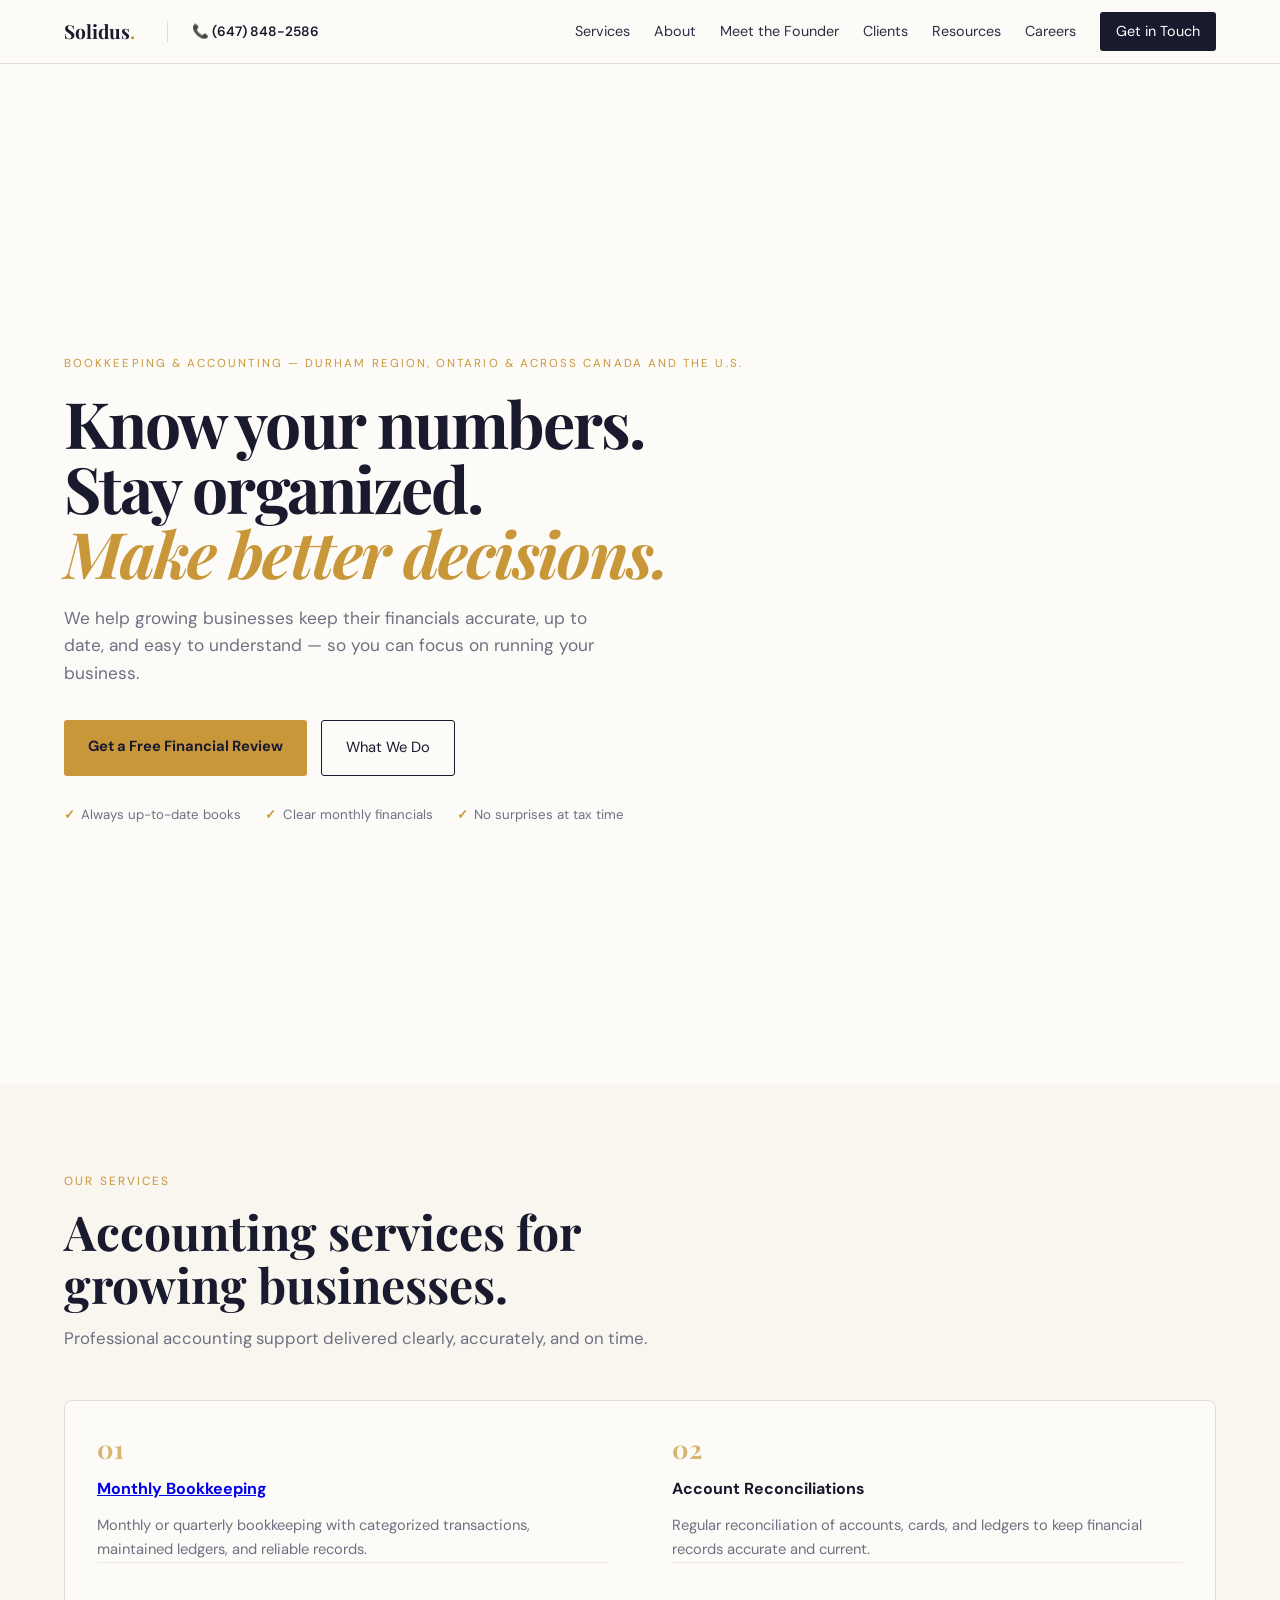
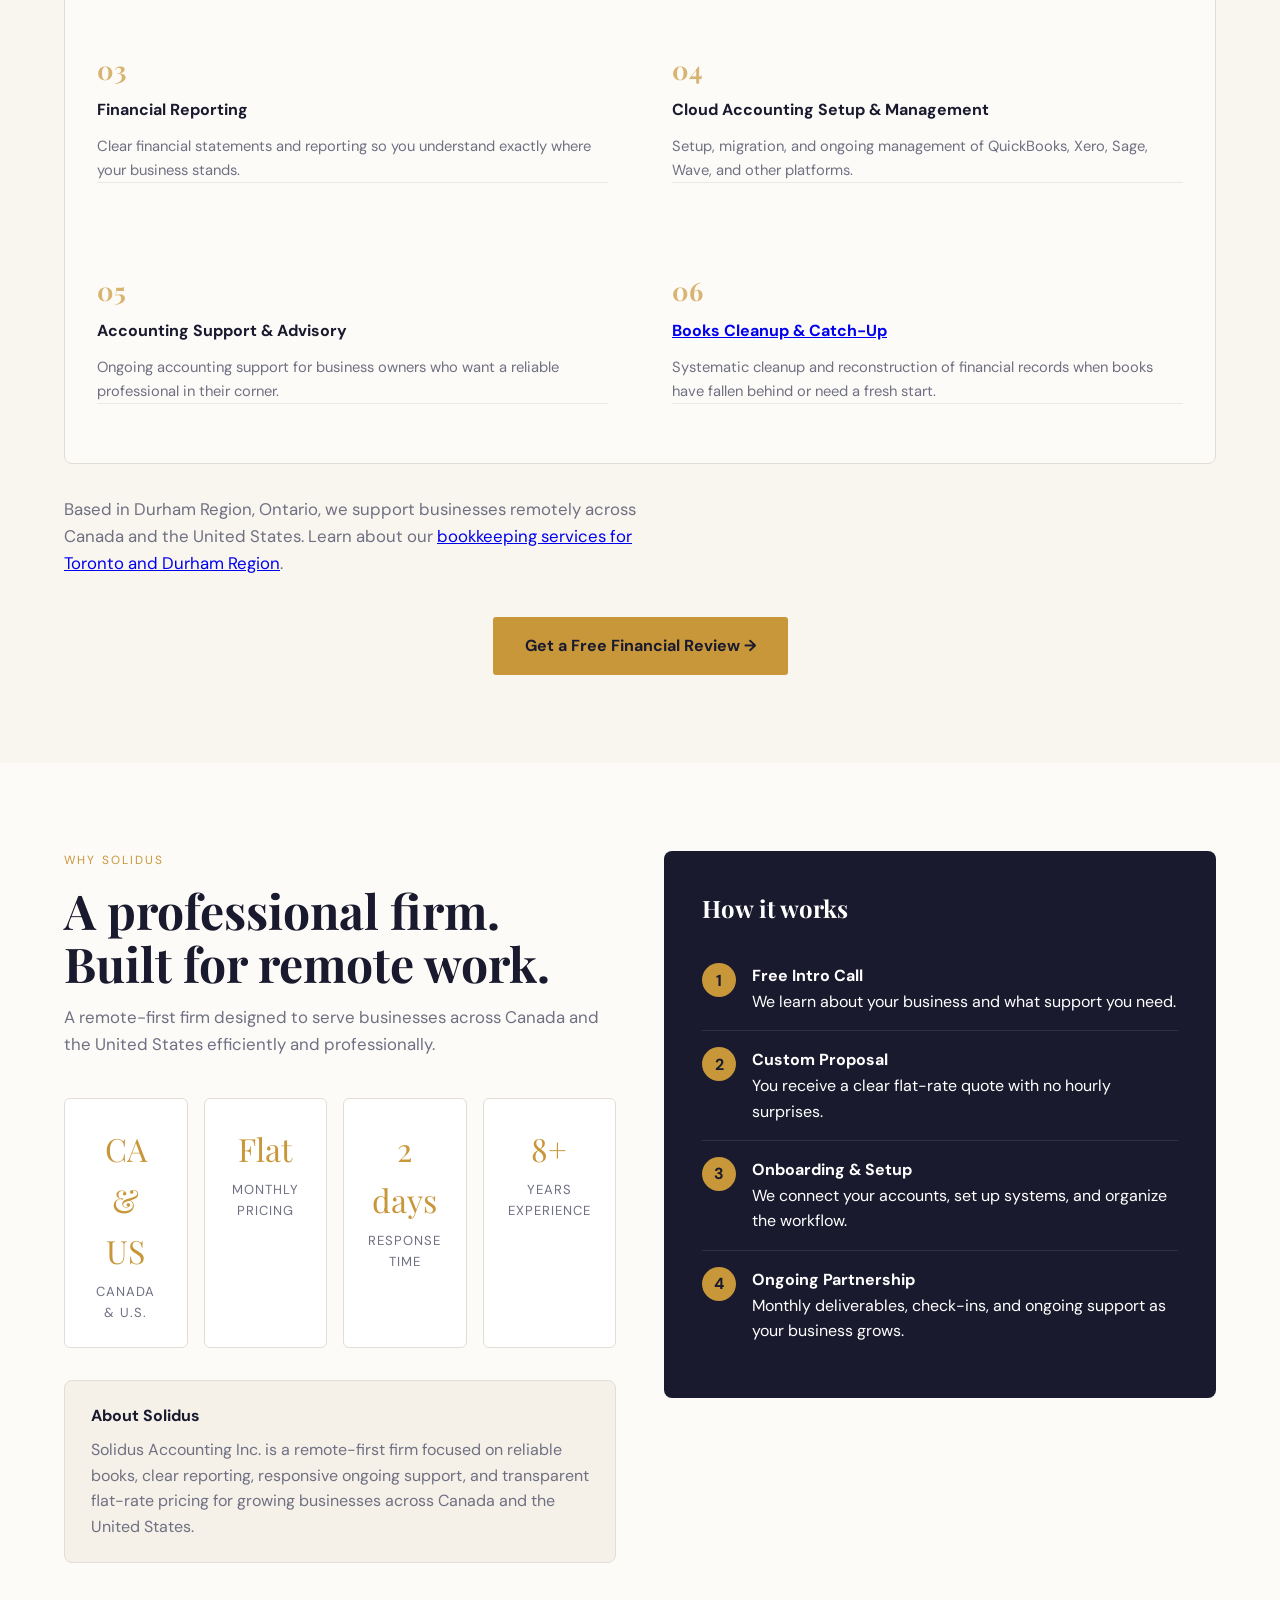
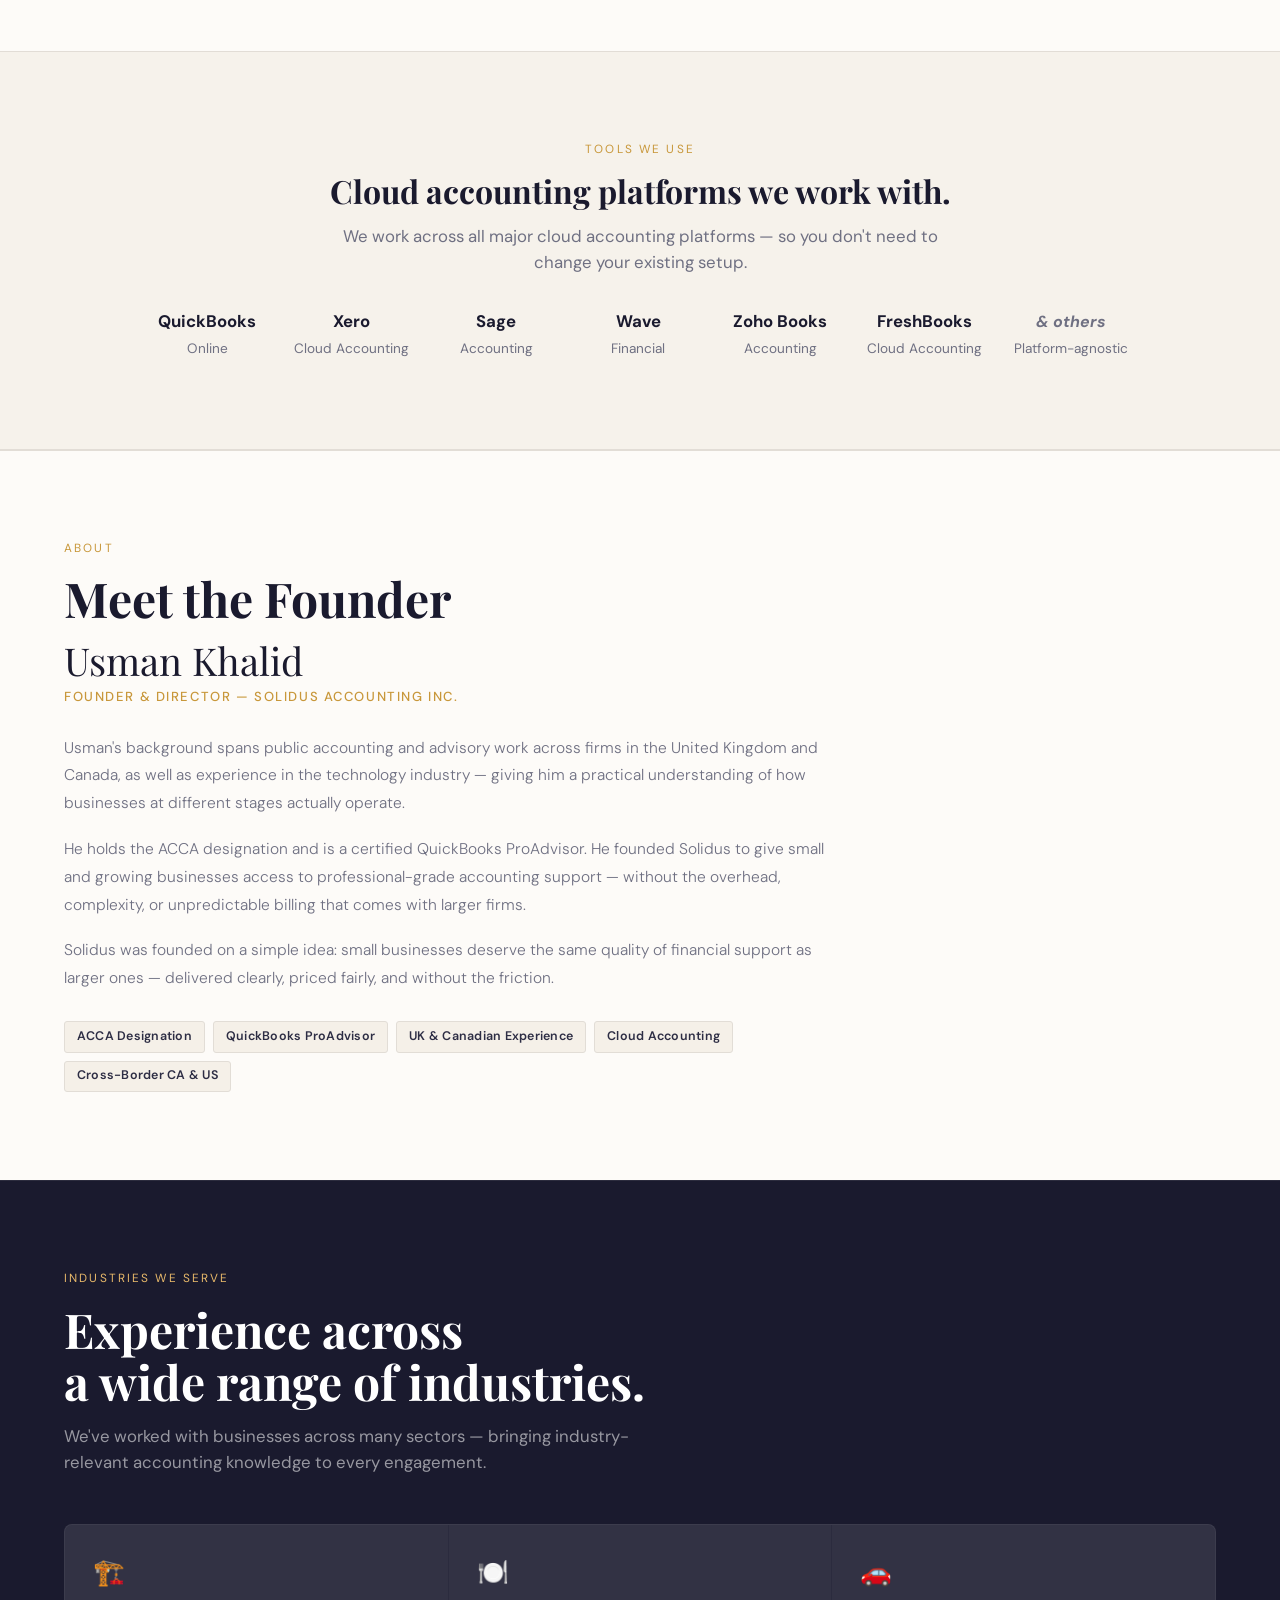
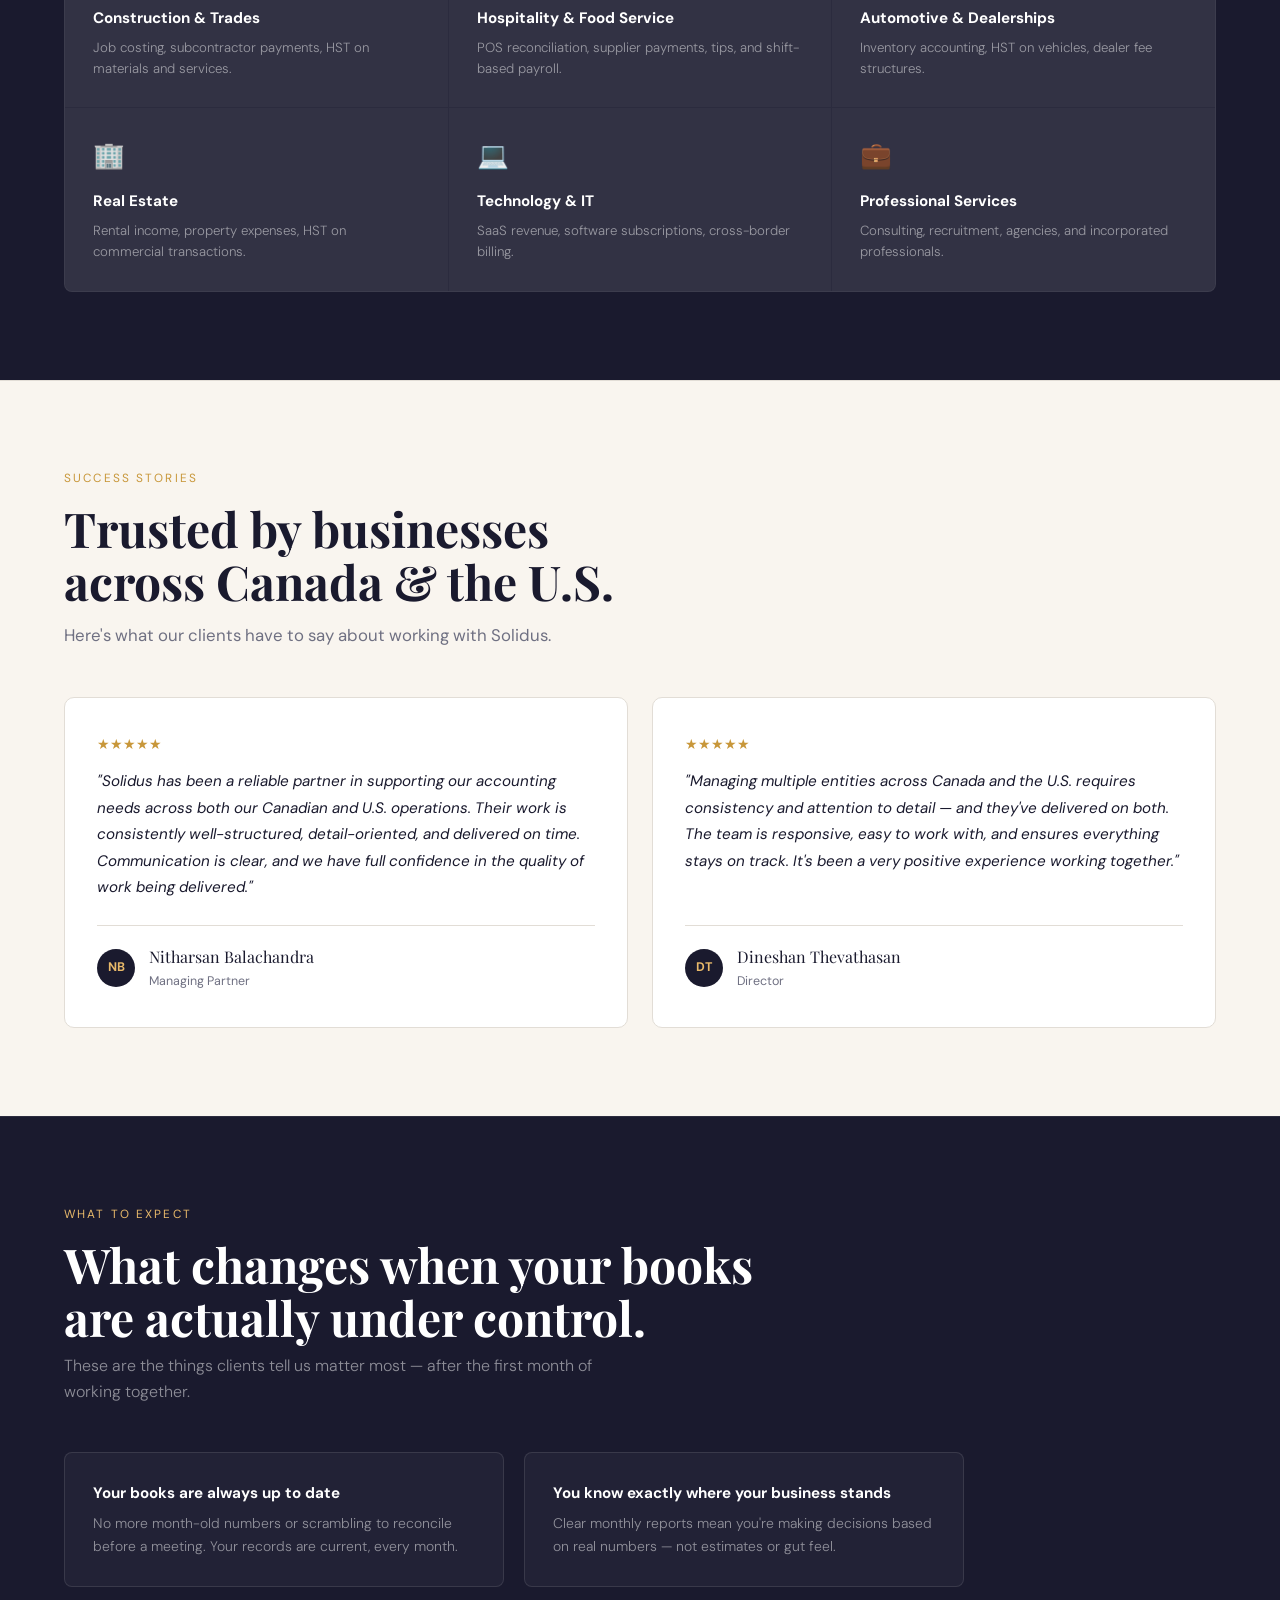
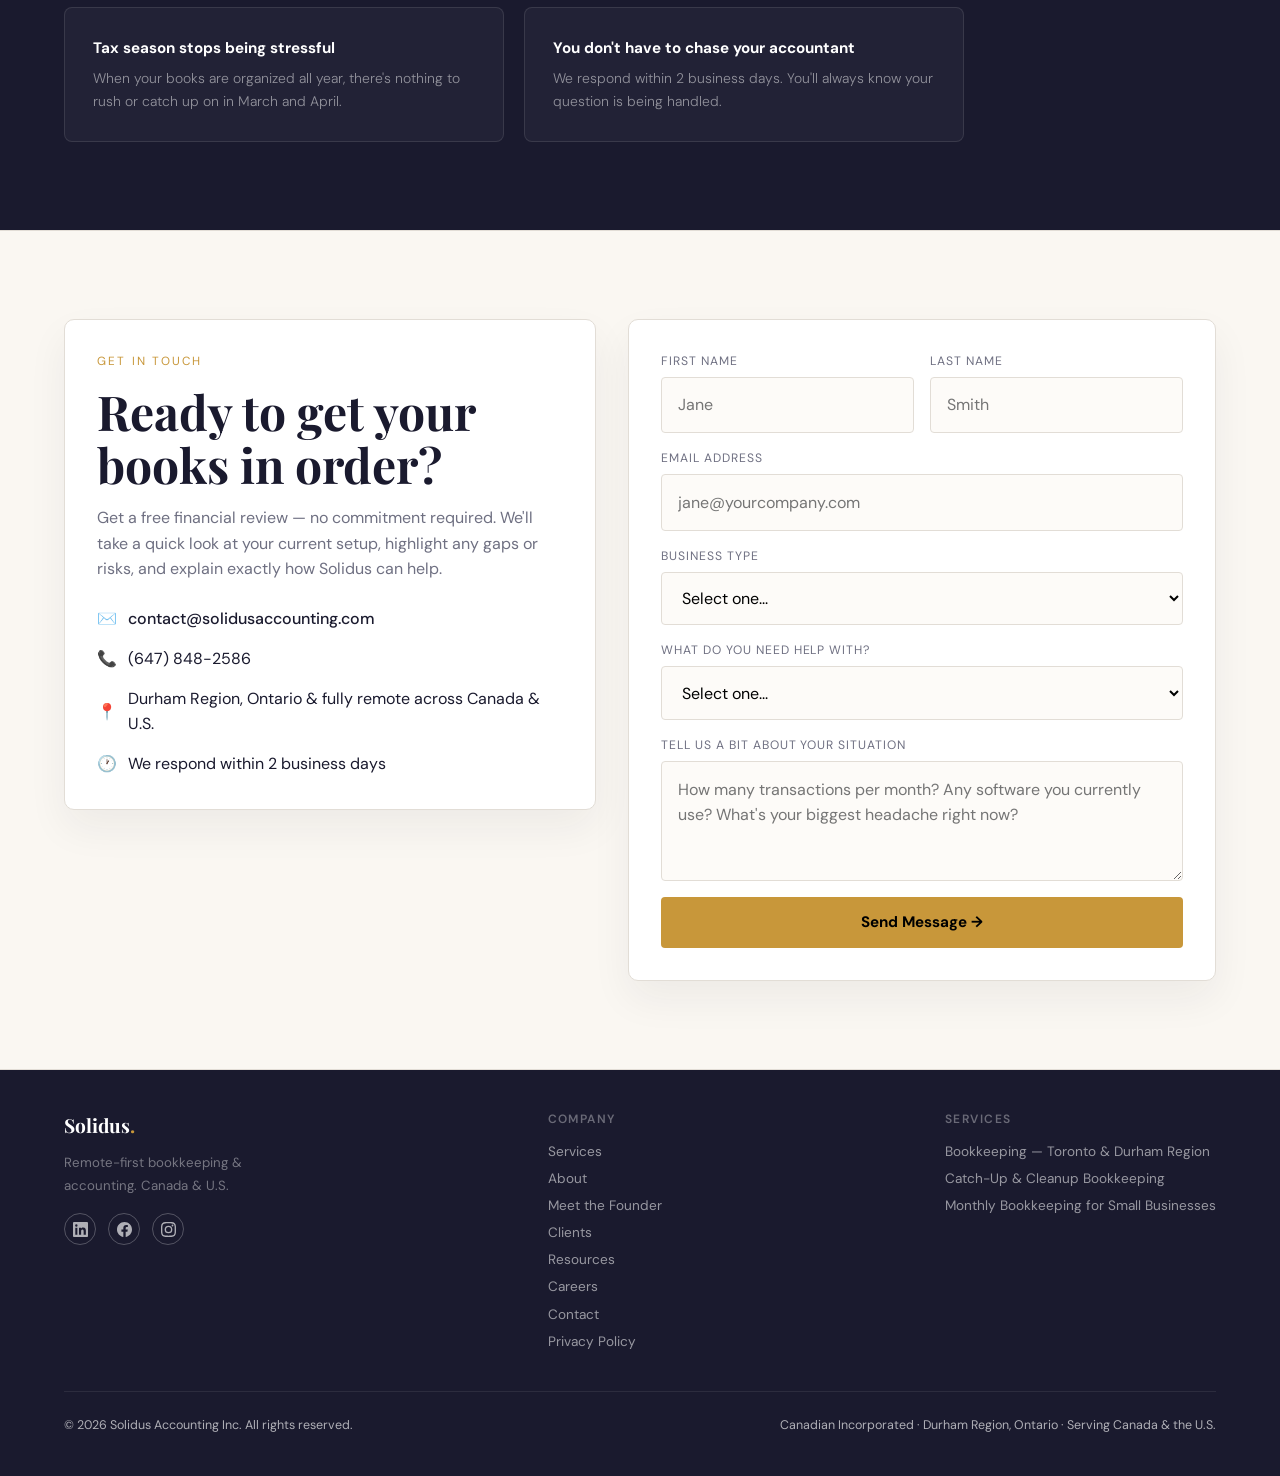
<file: index.html>
<!DOCTYPE html>
<html lang="en">
<head>
  <meta charset="UTF-8" />
  <meta name="viewport" content="width=device-width, initial-scale=1.0" />

  <title>Bookkeeping & Accounting Services | Canada & USA | Solidus Accounting</title>
  <meta name="description" content="Professional bookkeeping and accounting for small businesses across Canada and the United States. Get a free financial review today — flat monthly rates, 2-day response time." />

  <link rel="canonical" href="https://www.solidusaccounting.com/" />

  <link rel="icon" type="image/svg+xml" href="data:image/svg+xml,<svg xmlns='http://www.w3.org/2000/svg' viewBox='0 0 100 100'><rect width='100' height='100' rx='12' fill='%231a1a2e'/><text y='.9em' font-size='72' x='50%' dominant-baseline='middle' text-anchor='middle' font-family='serif' fill='%23c8973a'>S</text></svg>" />

  <meta property="og:type" content="website" />
  <meta property="og:url" content="https://www.solidusaccounting.com/" />
  <meta property="og:title" content="Bookkeeping & Accounting Services | Canada & USA | Solidus Accounting" />
  <meta property="og:description" content="Professional bookkeeping and accounting for small businesses across Canada and the United States. Flat monthly rates, 2-day response time." />
  <meta property="og:site_name" content="Solidus Accounting Inc." />
  <meta name="twitter:card" content="summary_large_image" />
  <meta name="twitter:title" content="Bookkeeping & Accounting Services | Canada & USA | Solidus Accounting" />
  <meta name="twitter:description" content="Professional bookkeeping and accounting for small businesses across Canada and the United States. Flat monthly rates, 2-day response time." />

  <script async src="https://www.googletagmanager.com/gtag/js?id=G-3WN8FC6KFJ"></script>
  <script>
    window.dataLayer = window.dataLayer || [];
    function gtag(){dataLayer.push(arguments);}
    gtag('js', new Date());
    gtag('config', 'G-3WN8FC6KFJ');
  </script>

  <script type="application/ld+json">
  {
    "@context": "https://schema.org",
    "@type": "AccountingService",
    "name": "Solidus Accounting Inc.",
    "url": "https://www.solidusaccounting.com",
    "telephone": "+16478482586",
    "email": "contact@solidusaccounting.com",
    "description": "Remote-first bookkeeping and accounting firm serving small businesses across Canada and the United States. Flat-rate monthly pricing, ACCA-qualified founder.",
    "founder": {
      "@type": "Person",
      "name": "Usman Khalid",
      "jobTitle": "Founder & Director"
    },
    "address": {
      "@type": "PostalAddress",
      "addressLocality": "Whitby",
      "addressRegion": "Ontario",
      "addressCountry": "CA"
    },
    "areaServed": [
      "Whitby", "Oshawa", "Ajax", "Pickering", "Clarington", "Bowmanville",
      "Courtice", "Port Perry", "Uxbridge", "Scugog", "Brock", "Cannington",
      "Sunderland", "Durham Region", "Toronto", "Ontario", "Canada",
      "United States"
    ],
    "serviceType": [
      "Bookkeeping", "Account Reconciliations", "Financial Reporting",
      "Cloud Accounting Setup", "Accounting Advisory", "Books Cleanup"
    ],
    "priceRange": "$$",
    "openingHours": "Mo-Fr 09:00-17:00",
    "sameAs": [
      "https://www.linkedin.com/company/solidusaccounting",
      "https://www.facebook.com/solidusaccounting",
      "https://www.instagram.com/solidusaccounting"
    ]
  }
  </script>

  <link rel="preconnect" href="https://fonts.googleapis.com" />
  <link rel="preconnect" href="https://fonts.gstatic.com" crossorigin />
  <link href="https://fonts.googleapis.com/css2?family=Playfair+Display:wght@700;900&family=DM+Sans:wght@300;400;500;700&display=swap" rel="stylesheet" />

  <style>
    :root {
      --ink: #1a1a2e;
      --slate: #2d2d44;
      --gold: #c8973a;
      --gold-light: #e8b96a;
      --cream: #f9f5ef;
      --warm-white: #fdfbf8;
      --muted: #6f7082;
      --border: #e2ddd6;
      --panel: #f5f0e8;
    }
    * { box-sizing: border-box; margin: 0; padding: 0; }
    body { font-family: 'DM Sans', sans-serif; background: var(--warm-white); color: var(--ink); line-height: 1.6; }

    /* NAV */
    nav {
      position: sticky; top: 0; z-index: 100;
      display: flex; justify-content: space-between; align-items: center;
      padding: 0 5vw; height: 64px;
      background: rgba(253,251,248,0.97);
      backdrop-filter: blur(10px);
      border-bottom: 1px solid var(--border);
    }
    .nav-left { display: flex; align-items: center; gap: 2rem; }
    .logo { font-family: 'Playfair Display', serif; font-size: 1.2rem; font-weight: 700; text-decoration: none; color: var(--ink); }
    .logo span { color: var(--gold); }
    .nav-phone { font-size: 0.85rem; font-weight: 600; color: var(--ink); text-decoration: none; border-left: 1px solid var(--border); padding-left: 1.5rem; }
    .nav-phone:hover { color: var(--gold); }
    .links { display: flex; gap: 1.5rem; font-size: 0.9rem; align-items: center; }
    .links a { color: var(--slate); text-decoration: none; white-space: nowrap; }
    .links a:last-child { background: var(--ink); color: white; padding: 0.5rem 1rem; border-radius: 3px; }

    /* HAMBURGER */
    .hamburger { display: none; flex-direction: column; gap: 5px; background: none; border: none; cursor: pointer; padding: 4px; }
    .hamburger span { display: block; width: 24px; height: 2px; background: var(--ink); border-radius: 2px; transition: all 0.3s; }
    .hamburger.open span:nth-child(1) { transform: rotate(45deg) translate(5px, 5px); }
    .hamburger.open span:nth-child(2) { opacity: 0; }
    .hamburger.open span:nth-child(3) { transform: rotate(-45deg) translate(5px, -5px); }
    .mobile-menu {
      display: none; position: fixed; top: 64px; left: 0; right: 0;
      background: var(--warm-white); border-bottom: 1px solid var(--border);
      padding: 1.5rem 5vw; z-index: 99; flex-direction: column; gap: 0;
      box-shadow: 0 8px 24px rgba(26,26,46,0.08);
    }
    .mobile-menu.open { display: flex; }
    .mobile-menu a { color: var(--slate); text-decoration: none; font-size: 1rem; padding: 0.85rem 0; border-bottom: 1px solid var(--border); }
    .mobile-menu a:last-child { border-bottom: none; color: var(--gold); font-weight: 700; margin-top: 0.5rem; }

    /* SECTIONS */
    section { padding: 5.5rem 5vw; }
    .eyebrow { font-size: 0.72rem; letter-spacing: 0.18em; text-transform: uppercase; color: var(--gold); margin-bottom: 1rem; }
    h1, h2, h3, .stat-value { font-family: 'Playfair Display', serif; }
    h1 { font-size: clamp(2.7rem, 5vw, 4.6rem); line-height: 1.02; letter-spacing: -0.03em; margin-bottom: 1.2rem; }
    h1 em { color: var(--gold); font-style: italic; }
    .hero { min-height: 92vh; display: grid; grid-template-columns: 1fr; gap: 3rem; align-items: center; max-width: 760px; }
    .hero p { max-width: 560px; color: var(--muted); font-size: 1.08rem; }
    .hero-actions { margin-top: 2rem; display: flex; gap: 0.9rem; flex-wrap: wrap; }
    .btn { display: inline-block; text-decoration: none; padding: 0.95rem 1.5rem; border-radius: 3px; font-size: 0.92rem; }
    .btn-primary { background: var(--gold); color: var(--ink); font-weight: 700; }
    .btn-secondary { border: 1.5px solid var(--ink); color: var(--ink); }
    .section-label { color: var(--gold); text-transform: uppercase; letter-spacing: 0.18em; font-size: 0.74rem; margin-bottom: 0.9rem; }
    .section-title { font-size: clamp(2rem, 4vw, 3rem); line-height: 1.1; margin-bottom: 0.9rem; }
    .section-sub { max-width: 620px; color: var(--muted); font-size: 1.05rem; }

    /* STATS */
    .stats { display: grid; grid-template-columns: repeat(4, 1fr); gap: 1rem; margin-top: 2.5rem; }
    .stat { background: white; border: 1px solid var(--border); padding: 1.5rem; text-align: center; border-radius: 6px; }
    .stat-value { font-size: 2rem; color: var(--gold); }
    .stat-label { font-size: 0.82rem; color: var(--muted); text-transform: uppercase; letter-spacing: 0.08em; margin-top: 0.3rem; }

    /* SERVICES */
    .services-wrap { background: var(--cream); }
    .services-grid { margin-top: 3rem; display: grid; grid-template-columns: repeat(2, 1fr); gap: 0; border: 1px solid var(--border); border-radius: 8px; overflow: hidden; background: var(--border); }
    .service-card { background: var(--warm-white); padding: 2.2rem 2rem; display: flex; flex-direction: column; min-height: 200px; }
    .service-card:hover { background: white; }
    .service-card .service-content { flex: 1; display: flex; flex-direction: column; gap: 0.5rem; }
    .service-num { font-family: 'Playfair Display', serif; font-size: 1.6rem; color: var(--gold); opacity: 0.7; font-weight: 700; line-height: 1; margin-bottom: 0.4rem; }
    .service-card h3 { font-family: 'DM Sans', sans-serif; font-size: 1rem; font-weight: 700; color: var(--ink); margin-bottom: 0.2rem; }
    .service-card p { color: var(--muted); font-size: 0.92rem; line-height: 1.65; }
    .service-divider { border: none; border-top: 1px solid var(--border); margin-top: auto; padding-top: 1.5rem; opacity: 0.6; }

    /* ABOUT */
    .about-grid { display: grid; grid-template-columns: 1fr 1fr; gap: 3rem; align-items: start; }
    .about-panel { background: var(--ink); color: white; border-radius: 8px; padding: 2.4rem; }
    .about-panel h3 { font-size: 1.5rem; margin-bottom: 1.25rem; }
    .about-panel .step { display: flex; gap: 1rem; padding: 1rem 0; border-bottom: 1px solid rgba(255,255,255,0.1); }
    .about-panel .step:last-child { border-bottom: none; }
    .step-no { width: 34px; height: 34px; border-radius: 50%; background: var(--gold); color: var(--ink); display: flex; align-items: center; justify-content: center; font-weight: 700; flex-shrink: 0; }
    .mini-about { margin-top: 2rem; background: var(--panel); border: 1px solid var(--border); padding: 1.4rem 1.6rem; border-radius: 8px; max-width: 640px; }
    .mini-about h4 { margin-bottom: 0.5rem; font-size: 1rem; }
    .mini-about p { color: var(--muted); }

    /* SOFTWARE */
    .software-strip { background: #f6f2eb; border-top: 1px solid var(--border); border-bottom: 1px solid var(--border); }
    .software-row { margin-top: 2rem; display: flex; justify-content: center; align-items: center; gap: 2rem; flex-wrap: wrap; }
    .software-item { text-align: center; min-width: 110px; }
    .software-item strong { display: block; font-size: 1.05rem; }
    .software-item span { color: var(--muted); font-size: 0.85rem; }

    /* FOUNDER */
    .founder-wrap { background: var(--warm-white); border-top: 1px solid var(--border); }
    .founder-inner { max-width: 760px; }
    .founder-name { font-family: 'Playfair Display', serif; font-size: clamp(1.8rem, 3vw, 2.4rem); color: var(--ink); margin-bottom: 0.25rem; line-height: 1.1; }
    .founder-title { font-size: 0.82rem; text-transform: uppercase; letter-spacing: 0.12em; color: var(--gold); margin-bottom: 1.75rem; font-weight: 500; }
    .founder-bio { color: var(--muted); font-size: 0.97rem; line-height: 1.8; margin-bottom: 1.1rem; font-weight: 300; }
    .founder-tags { display: flex; flex-wrap: wrap; gap: 0.5rem; margin-top: 1.75rem; }
    .founder-tag { background: var(--panel); border: 1px solid var(--border); border-radius: 3px; padding: 0.3rem 0.75rem; font-size: 0.78rem; font-weight: 600; color: var(--slate); letter-spacing: 0.02em; }

    /* INDUSTRIES */
    .industries-wrap { background: var(--ink); border-top: 1px solid rgba(255,255,255,0.08); }
    .industries-wrap .section-label { color: var(--gold-light); }
    .industries-wrap .section-title { color: white; }
    .industries-wrap .section-sub { color: rgba(255,255,255,0.55); }
    .industries-grid { margin-top: 3rem; display: grid; grid-template-columns: repeat(3, 1fr); gap: 1px; background: rgba(255,255,255,0.08); border: 1px solid rgba(255,255,255,0.08); border-radius: 8px; overflow: hidden; }
    .industry-card { background: rgba(255,255,255,0.03); padding: 1.75rem; transition: background 0.2s; }
    .industry-card:hover { background: rgba(255,255,255,0.07); }
    .industry-icon { font-size: 1.6rem; margin-bottom: 0.75rem; }
    .industry-card h3 { font-family: 'DM Sans', sans-serif; font-size: 0.95rem; font-weight: 700; color: white; margin-bottom: 0.4rem; }
    .industry-card p { font-size: 0.83rem; color: rgba(255,255,255,0.5); line-height: 1.6; font-weight: 300; }

    /* TESTIMONIALS */
    .testimonials-wrap { background: var(--cream); border-top: 1px solid var(--border); }
    .testimonials-grid { margin-top: 3rem; display: grid; grid-template-columns: 1fr 1fr; gap: 1.5rem; }
    .testimonial-card { background: white; border: 1px solid var(--border); border-radius: 10px; padding: 2.2rem 2rem; display: flex; flex-direction: column; justify-content: space-between; gap: 1.5rem; }
    .testimonial-stars { color: var(--gold); font-size: 0.9rem; margin-bottom: 0.75rem; }
    .testimonial-quote { color: var(--ink); font-size: 0.95rem; line-height: 1.75; font-style: italic; }
    .testimonial-attribution { border-top: 1px solid var(--border); padding-top: 1.1rem; display: flex; align-items: center; gap: 0.85rem; }
    .testi-avatar { width: 38px; height: 38px; border-radius: 50%; background: var(--ink); color: var(--gold-light); display: flex; align-items: center; justify-content: center; font-size: 0.78rem; font-weight: 700; flex-shrink: 0; }
    .testimonial-name { font-family: 'Playfair Display', serif; font-size: 1rem; color: var(--ink); margin-bottom: 0.15rem; }
    .testimonial-role { font-size: 0.78rem; color: var(--muted); }

    /* WHAT TO EXPECT */
    .expect-grid { display: grid; grid-template-columns: repeat(2, 1fr); gap: 1.25rem; margin-top: 3rem; }
    .expect-item { border: 1px solid rgba(255,255,255,0.1); border-radius: 8px; padding: 1.75rem; background: rgba(255,255,255,0.04); }
    .expect-item h3 { font-family: 'DM Sans', sans-serif; font-size: 0.95rem; font-weight: 700; color: white; margin-bottom: 0.4rem; }
    .expect-item p { font-size: 0.87rem; color: rgba(255,255,255,0.5); line-height: 1.65; font-weight: 300; margin: 0; }

    /* CONTACT */
    .contact-grid { display: grid; grid-template-columns: 0.95fr 1.05fr; gap: 2rem; align-items: start; }
    .contact-card, .form-card { border: 1px solid var(--border); border-radius: 10px; background: white; box-shadow: 0 18px 40px rgba(26,26,46,0.06); }
    .contact-card { padding: 2rem; }
    .contact-card p { color: var(--muted); }
    .contact-list { margin-top: 1.5rem; display: grid; gap: 0.9rem; }
    .contact-list div { display: flex; gap: 0.7rem; align-items: center; }
    .form-card { padding: 2rem; }
    .form-grid { display: grid; grid-template-columns: 1fr 1fr; gap: 1rem; }
    .field { display: flex; flex-direction: column; gap: 0.35rem; margin-bottom: 1rem; }
    .field label { font-size: 0.76rem; text-transform: uppercase; letter-spacing: 0.08em; color: var(--muted); }
    .field input, .field select, .field textarea { border: 1.5px solid var(--border); border-radius: 4px; padding: 0.9rem 1rem; font: inherit; background: var(--warm-white); }
    .field textarea { min-height: 120px; resize: vertical; }
    .submit-btn { background: var(--gold); border: 0; padding: 0.95rem 1.4rem; border-radius: 4px; cursor: pointer; font-weight: 700; font-family: 'DM Sans', sans-serif; font-size: 0.95rem; width: 100%; }
    .submit-btn:hover { background: var(--gold-light); }

    /* FOOTER */
    footer { background: var(--ink); color: rgba(255,255,255,0.65); padding: 2.5rem 5vw; display: flex; justify-content: space-between; gap: 2rem; flex-wrap: wrap; align-items: flex-start; }
    .footer-col h4 { font-family: 'DM Sans', sans-serif; font-size: 0.75rem; text-transform: uppercase; letter-spacing: 0.12em; color: rgba(255,255,255,0.35); margin-bottom: 0.85rem; font-weight: 600; }
    .footer-links { display: flex; flex-direction: column; gap: 0.5rem; }
    .footer-links a { color: rgba(255,255,255,0.55); text-decoration: none; font-size: 0.85rem; line-height: 1.4; }
    .footer-links a:hover { color: var(--gold-light); }
    .footer-social { display: flex; gap: 0.75rem; align-items: center; margin-top: 1rem; }
    .footer-social a { display: flex; align-items: center; justify-content: center; width: 32px; height: 32px; border-radius: 50%; border: 1px solid rgba(255,255,255,0.25); color: rgba(255,255,255,0.65); text-decoration: none; transition: border-color 0.2s, color 0.2s; }
    .footer-social a:hover { border-color: var(--gold); color: var(--gold); }
    .footer-social svg { width: 15px; height: 15px; fill: currentColor; }
    .footer-bottom { width: 100%; display: flex; justify-content: space-between; align-items: center; padding-top: 1.5rem; border-top: 1px solid rgba(255,255,255,0.08); margin-top: 0.5rem; flex-wrap: wrap; gap: 0.5rem; }
    .footer-bottom span { font-size: 0.78rem; }

    /* SEO hidden text */

    /* RESPONSIVE */
    @media (max-width: 980px) {
      .about-grid, .contact-grid { grid-template-columns: 1fr; }
      .stats { grid-template-columns: repeat(2, 1fr); }
      .industries-grid { grid-template-columns: repeat(2, 1fr); }
    }
    @media (max-width: 640px) {
      .links { display: none; }
      .nav-phone { display: none; }
      .hamburger { display: flex; }
      .services-grid, .stats, .form-grid, .testimonials-grid, .industries-grid, .expect-grid { grid-template-columns: 1fr; }
      section { padding: 4.5rem 5vw; }
      footer { flex-direction: column; }
    }
  </style>
</head>
<body>


  <!-- NAV -->
  <nav>
    <div class="nav-left">
      <a href="/" class="logo">Solidus<span>.</span></a>
      <a href="tel:+16478482586" class="nav-phone">📞 (647) 848-2586</a>
    </div>
    <div class="links">
      <a href="#services">Services</a>
      <a href="#about">About</a>
      <a href="#founder">Meet the Founder</a>
      <a href="#testimonials">Clients</a>
      <a href="resources.html">Resources</a>
      <a href="careers.html">Careers</a>
      <a href="#contact">Get in Touch</a>
    </div>
    <button class="hamburger" id="hamburger" aria-label="Open menu">
      <span></span><span></span><span></span>
    </button>
  </nav>

  <!-- MOBILE MENU -->
  <div class="mobile-menu" id="mobileMenu">
    <a href="#services" onclick="closeMenu()">Services</a>
    <a href="#about" onclick="closeMenu()">About</a>
    <a href="#founder" onclick="closeMenu()">Meet the Founder</a>
    <a href="#testimonials" onclick="closeMenu()">Clients</a>
    <a href="resources.html">Resources</a>
    <a href="careers.html">Careers</a>
    <a href="#contact" onclick="closeMenu()">Get in Touch →</a>
  </div>

  <!-- HERO -->
  <section style="padding-top: 7rem; padding-bottom: 5rem;">
    <div class="hero">
      <div>
        <div class="eyebrow">Bookkeeping & Accounting — Durham Region, Ontario & Across Canada and the U.S.</div>
        <h1>Know your numbers.<br>Stay organized.<br><em>Make better decisions.</em></h1>
        <p>We help growing businesses keep their financials accurate, up to date, and easy to understand — so you can focus on running your business.</p>
        <div class="hero-actions">
          <a class="btn btn-primary" href="#contact">Get a Free Financial Review</a>
          <a class="btn btn-secondary" href="#services">What We Do</a>
        </div>
        <div style="margin-top:1.75rem; display:flex; gap:1.5rem; flex-wrap:wrap;">
          <span style="font-size:0.83rem; color:var(--muted); display:flex; align-items:center; gap:0.4rem;"><span style="color:var(--gold); font-weight:700;">✓</span> Always up-to-date books</span>
          <span style="font-size:0.83rem; color:var(--muted); display:flex; align-items:center; gap:0.4rem;"><span style="color:var(--gold); font-weight:700;">✓</span> Clear monthly financials</span>
          <span style="font-size:0.83rem; color:var(--muted); display:flex; align-items:center; gap:0.4rem;"><span style="color:var(--gold); font-weight:700;">✓</span> No surprises at tax time</span>
        </div>
      </div>
    </div>
  </section>

  <!-- SERVICES -->
  <section id="services" class="services-wrap">
    <div class="section-label">Our Services</div>
    <h2 class="section-title">Accounting services for<br>growing businesses.</h2>
    <p class="section-sub">Professional accounting support delivered clearly, accurately, and on time.</p>
    <div class="services-grid">
      <div class="service-card">
        <div class="service-content">
          <div class="service-num">01</div>
          <h3><a href="monthly-bookkeeping-small-business.html">Monthly Bookkeeping</a></h3>
          <p>Monthly or quarterly bookkeeping with categorized transactions, maintained ledgers, and reliable records.</p>
        </div>
        <hr class="service-divider" />
      </div>
      <div class="service-card">
        <div class="service-content">
          <div class="service-num">02</div>
          <h3>Account Reconciliations</h3>
          <p>Regular reconciliation of accounts, cards, and ledgers to keep financial records accurate and current.</p>
        </div>
        <hr class="service-divider" />
      </div>
      <div class="service-card">
        <div class="service-content">
          <div class="service-num">03</div>
          <h3>Financial Reporting</h3>
          <p>Clear financial statements and reporting so you understand exactly where your business stands.</p>
        </div>
        <hr class="service-divider" />
      </div>
      <div class="service-card">
        <div class="service-content">
          <div class="service-num">04</div>
          <h3>Cloud Accounting Setup &amp; Management</h3>
          <p>Setup, migration, and ongoing management of QuickBooks, Xero, Sage, Wave, and other platforms.</p>
        </div>
        <hr class="service-divider" />
      </div>
      <div class="service-card">
        <div class="service-content">
          <div class="service-num">05</div>
          <h3>Accounting Support &amp; Advisory</h3>
          <p>Ongoing accounting support for business owners who want a reliable professional in their corner.</p>
        </div>
        <hr class="service-divider" />
      </div>
      <div class="service-card">
        <div class="service-content">
          <div class="service-num">06</div>
          <h3><a href="catchup-cleanup-bookkeeping-canada.html">Books Cleanup &amp; Catch-Up</a></h3>
          <p>Systematic cleanup and reconstruction of financial records when books have fallen behind or need a fresh start.</p>
        </div>
        <hr class="service-divider" />
      </div>
    </div>
    <p class="section-sub" style="margin-top:2rem;">Based in Durham Region, Ontario, we support businesses remotely across Canada and the United States. Learn about our <a href="bookkeeping-toronto-durham-region.html">bookkeeping services for Toronto and Durham Region</a>.</p>
    <div style="text-align:center; margin-top:2.5rem;">
      <a class="btn btn-primary" href="#contact" style="font-size:1rem; padding:1rem 2rem;">Get a Free Financial Review →</a>
    </div>
  </section>

  <!-- ABOUT -->
  <section id="about">
    <div class="about-grid">
      <div>
        <div class="section-label">Why Solidus</div>
        <h2 class="section-title">A professional firm.<br>Built for remote work.</h2>
        <p class="section-sub">A remote-first firm designed to serve businesses across Canada and the United States efficiently and professionally.</p>
        <div class="stats">
          <div class="stat">
            <div class="stat-value">CA & US</div>
            <div class="stat-label">Canada & U.S.</div>
          </div>
          <div class="stat">
            <div class="stat-value">Flat</div>
            <div class="stat-label">Monthly Pricing</div>
          </div>
          <div class="stat">
            <div class="stat-value">2 days</div>
            <div class="stat-label">Response Time</div>
          </div>
          <div class="stat">
            <div class="stat-value">8+</div>
            <div class="stat-label">Years Experience</div>
          </div>
        </div>
        <div class="mini-about">
          <h4>About Solidus</h4>
          <p>Solidus Accounting Inc. is a remote-first firm focused on reliable books, clear reporting, responsive ongoing support, and transparent flat-rate pricing for growing businesses across Canada and the United States.</p>
        </div>
      </div>
      <div class="about-panel">
        <h3>How it works</h3>
        <div class="step">
          <div class="step-no">1</div>
          <div><strong>Free Intro Call</strong><p>We learn about your business and what support you need.</p></div>
        </div>
        <div class="step">
          <div class="step-no">2</div>
          <div><strong>Custom Proposal</strong><p>You receive a clear flat-rate quote with no hourly surprises.</p></div>
        </div>
        <div class="step">
          <div class="step-no">3</div>
          <div><strong>Onboarding &amp; Setup</strong><p>We connect your accounts, set up systems, and organize the workflow.</p></div>
        </div>
        <div class="step">
          <div class="step-no">4</div>
          <div><strong>Ongoing Partnership</strong><p>Monthly deliverables, check-ins, and ongoing support as your business grows.</p></div>
        </div>
      </div>
    </div>
  </section>

  <!-- SOFTWARE -->
  <section class="software-strip">
    <div class="section-label" style="text-align:center;">Tools We Use</div>
    <h2 class="section-title" style="text-align:center; font-size:2rem;">Cloud accounting platforms we work with.</h2>
    <p class="section-sub" style="margin:0 auto; text-align:center; font-size:1.05rem;">We work across all major cloud accounting platforms — so you don't need to change your existing setup.</p>
    <div class="software-row">
      <div class="software-item"><strong>QuickBooks</strong><span>Online</span></div>
      <div class="software-item"><strong>Xero</strong><span>Cloud Accounting</span></div>
      <div class="software-item"><strong>Sage</strong><span>Accounting</span></div>
      <div class="software-item"><strong>Wave</strong><span>Financial</span></div>
      <div class="software-item"><strong>Zoho Books</strong><span>Accounting</span></div>
      <div class="software-item"><strong>FreshBooks</strong><span>Cloud Accounting</span></div>
      <div class="software-item" style="color:var(--muted);"><strong style="font-size:1rem; font-style:italic;">& others</strong><span>Platform-agnostic</span></div>
    </div>
  </section>

  <!-- FOUNDER -->
  <section id="founder" class="founder-wrap">
    <div class="founder-inner">
      <div class="section-label">About</div>
      <h2 class="section-title">Meet the Founder</h2>
      <div class="founder-name">Usman Khalid</div>
      <div class="founder-title">Founder &amp; Director — Solidus Accounting Inc.</div>
      <p class="founder-bio">Usman's background spans public accounting and advisory work across firms in the United Kingdom and Canada, as well as experience in the technology industry — giving him a practical understanding of how businesses at different stages actually operate.</p>
      <p class="founder-bio">He holds the ACCA designation and is a certified QuickBooks ProAdvisor. He founded Solidus to give small and growing businesses access to professional-grade accounting support — without the overhead, complexity, or unpredictable billing that comes with larger firms.</p>
      <p class="founder-bio">Solidus was founded on a simple idea: small businesses deserve the same quality of financial support as larger ones — delivered clearly, priced fairly, and without the friction.</p>
      <div class="founder-tags">
        <span class="founder-tag">ACCA Designation</span>
        <span class="founder-tag">QuickBooks ProAdvisor</span>
        <span class="founder-tag">UK &amp; Canadian Experience</span>
        <span class="founder-tag">Cloud Accounting</span>
        <span class="founder-tag">Cross-Border CA &amp; US</span>
      </div>
    </div>
  </section>

  <!-- INDUSTRIES -->
  <section class="industries-wrap">
    <div class="section-label">Industries We Serve</div>
    <h2 class="section-title">Experience across<br>a wide range of industries.</h2>
    <p class="section-sub">We've worked with businesses across many sectors — bringing industry-relevant accounting knowledge to every engagement.</p>
    <div class="industries-grid">
      <div class="industry-card">
        <div class="industry-icon">🏗️</div>
        <h3>Construction & Trades</h3>
        <p>Job costing, subcontractor payments, HST on materials and services.</p>
      </div>
      <div class="industry-card">
        <div class="industry-icon">🍽️</div>
        <h3>Hospitality & Food Service</h3>
        <p>POS reconciliation, supplier payments, tips, and shift-based payroll.</p>
      </div>
      <div class="industry-card">
        <div class="industry-icon">🚗</div>
        <h3>Automotive & Dealerships</h3>
        <p>Inventory accounting, HST on vehicles, dealer fee structures.</p>
      </div>
      <div class="industry-card">
        <div class="industry-icon">🏢</div>
        <h3>Real Estate</h3>
        <p>Rental income, property expenses, HST on commercial transactions.</p>
      </div>
      <div class="industry-card">
        <div class="industry-icon">💻</div>
        <h3>Technology & IT</h3>
        <p>SaaS revenue, software subscriptions, cross-border billing.</p>
      </div>
      <div class="industry-card">
        <div class="industry-icon">💼</div>
        <h3>Professional Services</h3>
        <p>Consulting, recruitment, agencies, and incorporated professionals.</p>
      </div>
    </div>
  </section>

  <!-- TESTIMONIALS -->
  <section id="testimonials" class="testimonials-wrap">
    <div class="section-label">Success Stories</div>
    <h2 class="section-title">Trusted by businesses<br>across Canada &amp; the U.S.</h2>
    <p class="section-sub">Here's what our clients have to say about working with Solidus.</p>
    <div class="testimonials-grid">
      <div class="testimonial-card">
        <div>
          <div class="testimonial-stars" aria-label="5 out of 5 stars">★★★★★</div>
          <p class="testimonial-quote">"Solidus has been a reliable partner in supporting our accounting needs across both our Canadian and U.S. operations. Their work is consistently well-structured, detail-oriented, and delivered on time. Communication is clear, and we have full confidence in the quality of work being delivered."</p>
        </div>
        <div class="testimonial-attribution">
          <div class="testi-avatar" aria-hidden="true">NB</div>
          <div>
            <div class="testimonial-name">Nitharsan Balachandra</div>
            <div class="testimonial-role">Managing Partner</div>
          </div>
        </div>
      </div>
      <div class="testimonial-card">
        <div>
          <div class="testimonial-stars" aria-label="5 out of 5 stars">★★★★★</div>
          <p class="testimonial-quote">"Managing multiple entities across Canada and the U.S. requires consistency and attention to detail — and they've delivered on both. The team is responsive, easy to work with, and ensures everything stays on track. It's been a very positive experience working together."</p>
        </div>
        <div class="testimonial-attribution">
          <div class="testi-avatar" aria-hidden="true">DT</div>
          <div>
            <div class="testimonial-name">Dineshan Thevathasan</div>
            <div class="testimonial-role">Director</div>
          </div>
        </div>
      </div>
    </div>
  </section>

  <!-- WHAT TO EXPECT -->
  <section style="background:var(--ink); border-top:1px solid rgba(255,255,255,0.08);">
    <div style="max-width:900px;">
      <div class="section-label" style="color:var(--gold-light);">What to Expect</div>
      <h2 class="section-title" style="color:white; margin-bottom:0.6rem;">What changes when your books<br>are actually under control.</h2>
      <p style="color:rgba(255,255,255,0.5); font-size:1rem; max-width:560px; margin-bottom:0; font-weight:300;">These are the things clients tell us matter most — after the first month of working together.</p>
      <div class="expect-grid">
        <div class="expect-item">
          <h3>Your books are always up to date</h3>
          <p>No more month-old numbers or scrambling to reconcile before a meeting. Your records are current, every month.</p>
        </div>
        <div class="expect-item">
          <h3>You know exactly where your business stands</h3>
          <p>Clear monthly reports mean you're making decisions based on real numbers — not estimates or gut feel.</p>
        </div>
        <div class="expect-item">
          <h3>Tax season stops being stressful</h3>
          <p>When your books are organized all year, there's nothing to rush or catch up on in March and April.</p>
        </div>
        <div class="expect-item">
          <h3>You don't have to chase your accountant</h3>
          <p>We respond within 2 business days. You'll always know your question is being handled.</p>
        </div>
      </div>
    </div>
  </section>

  <!-- CONTACT -->
  <section id="contact" style="background:#faf7f2; border-top:1px solid var(--border); border-bottom:1px solid var(--border);">
    <div class="contact-grid">
      <div class="contact-card">
        <div class="section-label">Get in touch</div>
        <h2 class="section-title">Ready to get your<br>books in order?</h2>
        <p>Get a free financial review — no commitment required. We'll take a quick look at your current setup, highlight any gaps or risks, and explain exactly how Solidus can help.</p>
        <div class="contact-list">
          <div><span>✉️</span><a href="mailto:contact@solidusaccounting.com" style="color:inherit; text-decoration:none; font-weight:500;">contact@solidusaccounting.com</a></div>
          <div><span>📞</span><a href="tel:+16478482586" style="color:inherit; text-decoration:none;">(647) 848-2586</a></div>
          <div><span>📍</span><span>Durham Region, Ontario &amp; fully remote across Canada &amp; U.S.</span></div>
          <div><span>🕐</span><span>We respond within 2 business days</span></div>
        </div>
      </div>
      <div class="form-card">
        <form id="contactForm" action="https://formspree.io/f/mgonowjr" method="POST">
          <div class="form-grid">
            <div class="field"><label>First Name</label><input name="firstName" placeholder="Jane" required /></div>
            <div class="field"><label>Last Name</label><input name="lastName" placeholder="Smith" /></div>
          </div>
          <div class="field"><label>Email Address</label><input type="email" name="email" placeholder="jane@yourcompany.com" required /></div>
          <div class="field">
            <label>Business Type</label>
            <select name="businessType">
              <option value="">Select one...</option>
              <option>Sole proprietorship</option>
              <option>Incorporated business</option>
              <option>Freelancer / Self-employed</option>
              <option>Partnership</option>
              <option>Other</option>
            </select>
          </div>
          <div class="field">
            <label>What do you need help with?</label>
            <select name="serviceType">
              <option value="">Select one...</option>
              <option>Bookkeeping</option>
              <option>Account Reconciliations</option>
              <option>Financial Reporting</option>
              <option>Cloud Accounting Setup</option>
              <option>Financial Cleanup / Catch-up</option>
              <option>Not sure — let's talk</option>
            </select>
          </div>
          <div class="field"><label>Tell us a bit about your situation</label><textarea name="message" placeholder="How many transactions per month? Any software you currently use? What's your biggest headache right now?"></textarea></div>
          <input type="text" name="_gotcha" style="display:none" tabindex="-1" autocomplete="off" />
          <button type="submit" class="submit-btn">Send Message →</button>
          <div id="formSuccess" style="display:none; margin-top:1rem; padding:0.9rem 1rem; border:1px solid var(--gold); border-radius:4px; background:rgba(200,151,58,0.10); color:var(--ink); font-size:0.9rem;">✓ Message received! We'll be in touch within 2 business days.</div>
          <div id="formError" style="display:none; margin-top:1rem; padding:0.9rem 1rem; border:1px solid #c45b5b; border-radius:4px; background:rgba(196,91,91,0.08); color:var(--ink); font-size:0.9rem;">There was a problem sending your message. Please try again.</div>
        </form>
      </div>
    </div>
  </section>

  <!-- FOOTER -->
  <footer>
    <div class="footer-col">
      <div class="logo" style="color:white; margin-bottom:0.75rem;">Solidus<span style="color:var(--gold);">.</span></div>
      <div style="font-size:0.83rem; color:rgba(255,255,255,0.4); line-height:1.7; max-width:200px;">Remote-first bookkeeping & accounting. Canada & U.S.</div>
      <div class="footer-social">
        <a href="https://www.linkedin.com/company/solidusaccounting" target="_blank" rel="noopener" aria-label="LinkedIn">
          <svg viewBox="0 0 24 24"><path d="M20.447 20.452H17.01v-5.569c0-1.328-.024-3.037-1.852-3.037-1.853 0-2.136 1.445-2.136 2.939v5.667H9.585V9h3.3v1.561h.046c.477-.9 1.637-1.85 3.37-1.85 3.601 0 4.267 2.37 4.267 5.455v6.286zM5.337 7.433a1.938 1.938 0 0 1-1.937-1.94 1.938 1.938 0 1 1 1.937 1.94zm1.65 13.019H3.683V9h3.304v11.452zM22.225 0H1.771C.792 0 0 .774 0 1.729v20.542C0 23.227.792 24 1.771 24h20.451C23.2 24 24 23.227 24 22.271V1.729C24 .774 23.2 0 22.222 0h.003z"/></svg>
        </a>
        <a href="https://www.facebook.com/solidusaccounting" target="_blank" rel="noopener" aria-label="Facebook">
          <svg viewBox="0 0 24 24"><path d="M24 12.073C24 5.405 18.627 0 12 0S0 5.405 0 12.073C0 18.1 4.388 23.094 10.125 24v-8.437H7.078v-3.49h3.047V9.41c0-3.025 1.792-4.697 4.533-4.697 1.312 0 2.686.236 2.686.236v2.97h-1.513c-1.491 0-1.956.93-1.956 1.883v2.25h3.328l-.532 3.49h-2.796V24C19.612 23.094 24 18.1 24 12.073z"/></svg>
        </a>
        <a href="https://www.instagram.com/solidusaccounting" target="_blank" rel="noopener" aria-label="Instagram">
          <svg viewBox="0 0 24 24"><path d="M12 2.163c3.204 0 3.584.012 4.85.07 3.252.148 4.771 1.691 4.919 4.919.058 1.265.069 1.645.069 4.849 0 3.205-.012 3.584-.069 4.849-.149 3.225-1.664 4.771-4.919 4.919-1.266.058-1.644.07-4.85.07-3.204 0-3.584-.012-4.849-.07-3.26-.149-4.771-1.699-4.919-4.92-.058-1.265-.07-1.644-.07-4.849 0-3.204.013-3.583.07-4.849.149-3.227 1.664-4.771 4.919-4.919 1.266-.057 1.645-.069 4.849-.069zM12 0C8.741 0 8.333.014 7.053.072 2.695.272.273 2.69.073 7.052.014 8.333 0 8.741 0 12c0 3.259.014 3.668.072 4.948.2 4.358 2.618 6.78 6.98 6.98C8.333 23.986 8.741 24 12 24c3.259 0 3.668-.014 4.948-.072 4.354-.2 6.782-2.618 6.979-6.98.059-1.28.073-1.689.073-4.948 0-3.259-.014-3.667-.072-4.947-.196-4.354-2.617-6.78-6.979-6.98C15.668.014 15.259 0 12 0zm0 5.838a6.162 6.162 0 1 0 0 12.324 6.162 6.162 0 0 0 0-12.324zM12 16a4 4 0 1 1 0-8 4 4 0 0 1 0 8zm6.406-11.845a1.44 1.44 0 1 0 0 2.881 1.44 1.44 0 0 0 0-2.881z"/></svg>
        </a>
      </div>
    </div>

    <div class="footer-col">
      <h4>Company</h4>
      <div class="footer-links">
        <a href="#services">Services</a>
        <a href="#about">About</a>
        <a href="#founder">Meet the Founder</a>
        <a href="#testimonials">Clients</a>
        <a href="resources.html">Resources</a>
        <a href="careers.html">Careers</a>
        <a href="#contact">Contact</a>
        <a href="privacy.html">Privacy Policy</a>
      </div>
    </div>

    <div class="footer-col">
      <h4>Services</h4>
      <div class="footer-links">
        <a href="bookkeeping-toronto-durham-region.html">Bookkeeping — Toronto & Durham Region</a>
        <a href="catchup-cleanup-bookkeeping-canada.html">Catch-Up & Cleanup Bookkeeping</a>
        <a href="monthly-bookkeeping-small-business.html">Monthly Bookkeeping for Small Businesses</a>
      </div>
    </div>

    <div class="footer-bottom">
      <span>© 2026 Solidus Accounting Inc. All rights reserved.</span>
      <span>Canadian Incorporated · Durham Region, Ontario · Serving Canada &amp; the U.S.</span>
    </div>
  </footer>

  <script>
    const hamburger = document.getElementById('hamburger');
    const mobileMenu = document.getElementById('mobileMenu');
    hamburger.addEventListener('click', () => {
      hamburger.classList.toggle('open');
      mobileMenu.classList.toggle('open');
    });
    function closeMenu() {
      hamburger.classList.remove('open');
      mobileMenu.classList.remove('open');
    }

    const form = document.getElementById('contactForm');
    if (form) {
      form.addEventListener('submit', async (e) => {
        e.preventDefault();
        const success = document.getElementById('formSuccess');
        const error = document.getElementById('formError');
        if (success) success.style.display = 'none';
        if (error) error.style.display = 'none';
        try {
          const response = await fetch(form.action, {
            method: 'POST',
            body: new FormData(form),
            headers: { 'Accept': 'application/json' }
          });
          if (response.ok) {
            form.reset();
            if (success) success.style.display = 'block';
            gtag('event', 'manual_event_SUBMIT_LEAD_FORM');
          } else {
            if (error) error.style.display = 'block';
          }
        } catch {
          if (error) error.style.display = 'block';
        }
      });
    }
  </script>
</body>
</html>
</file>
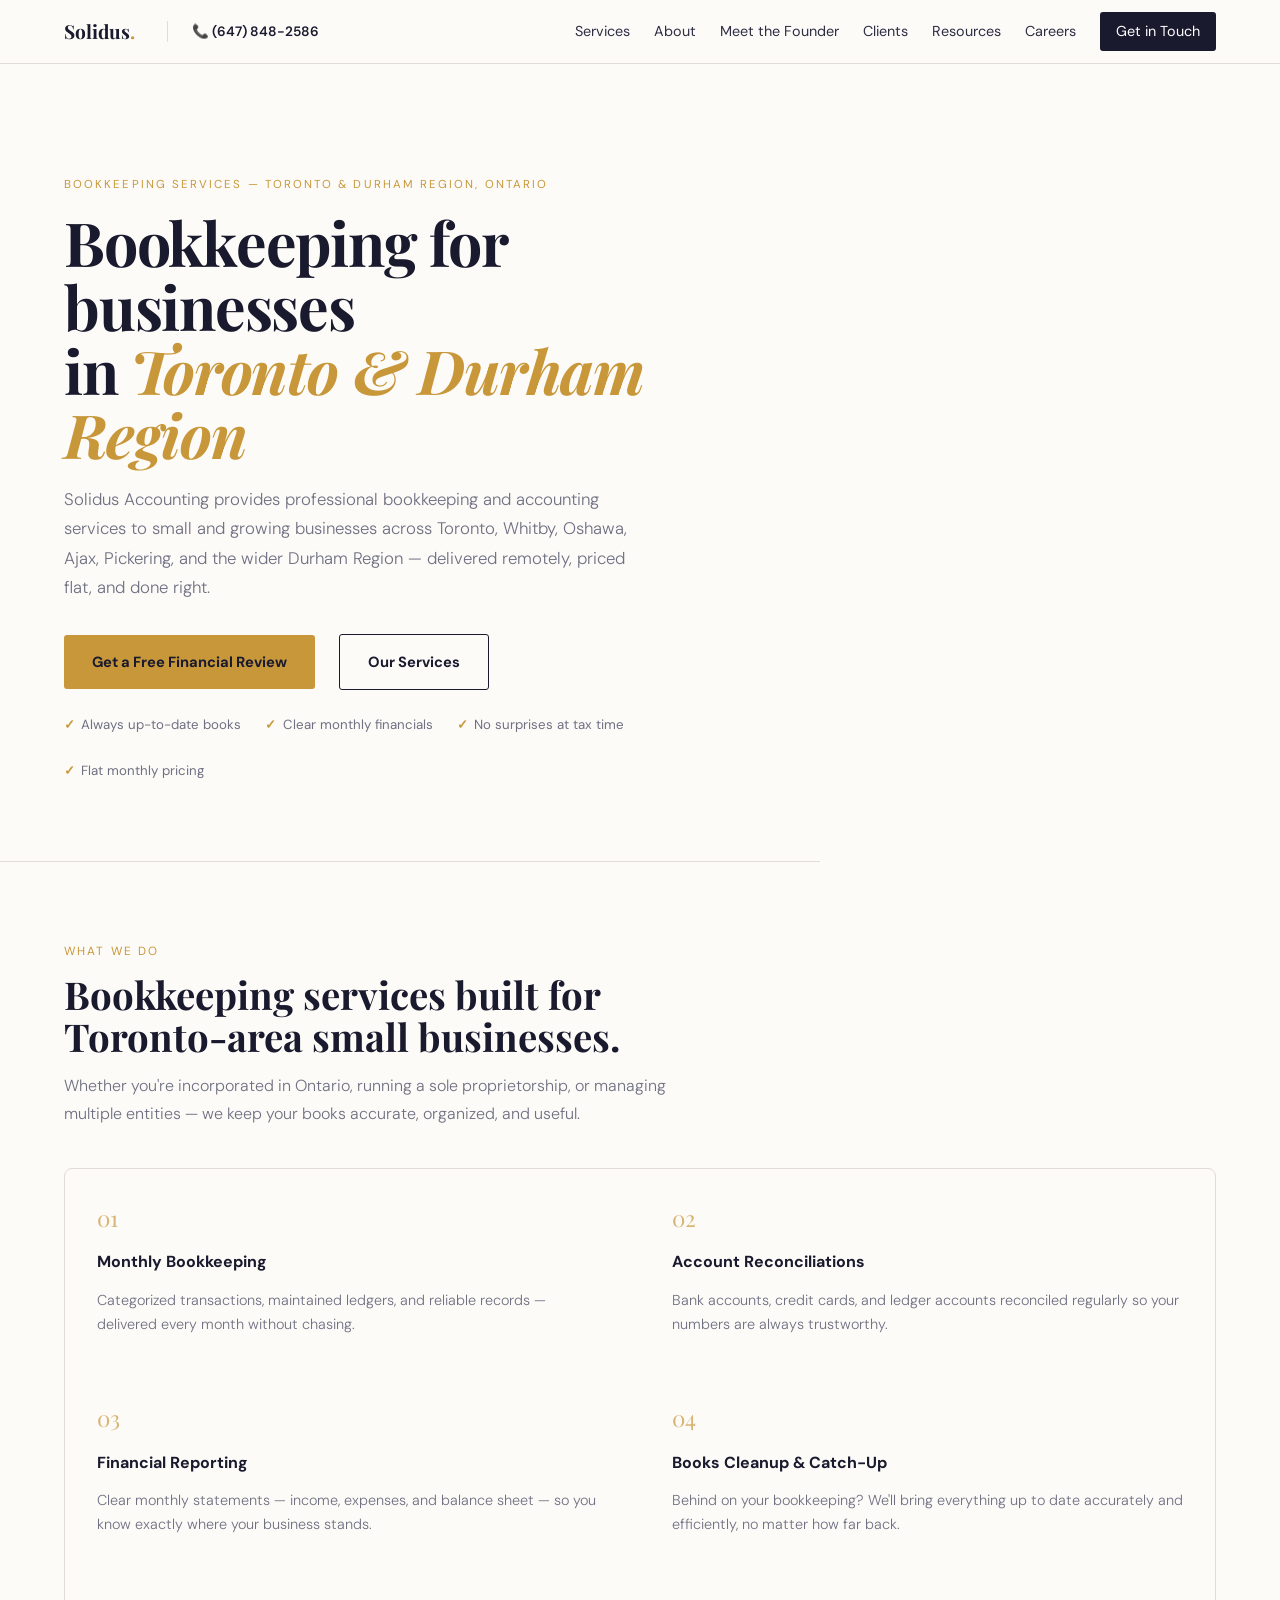
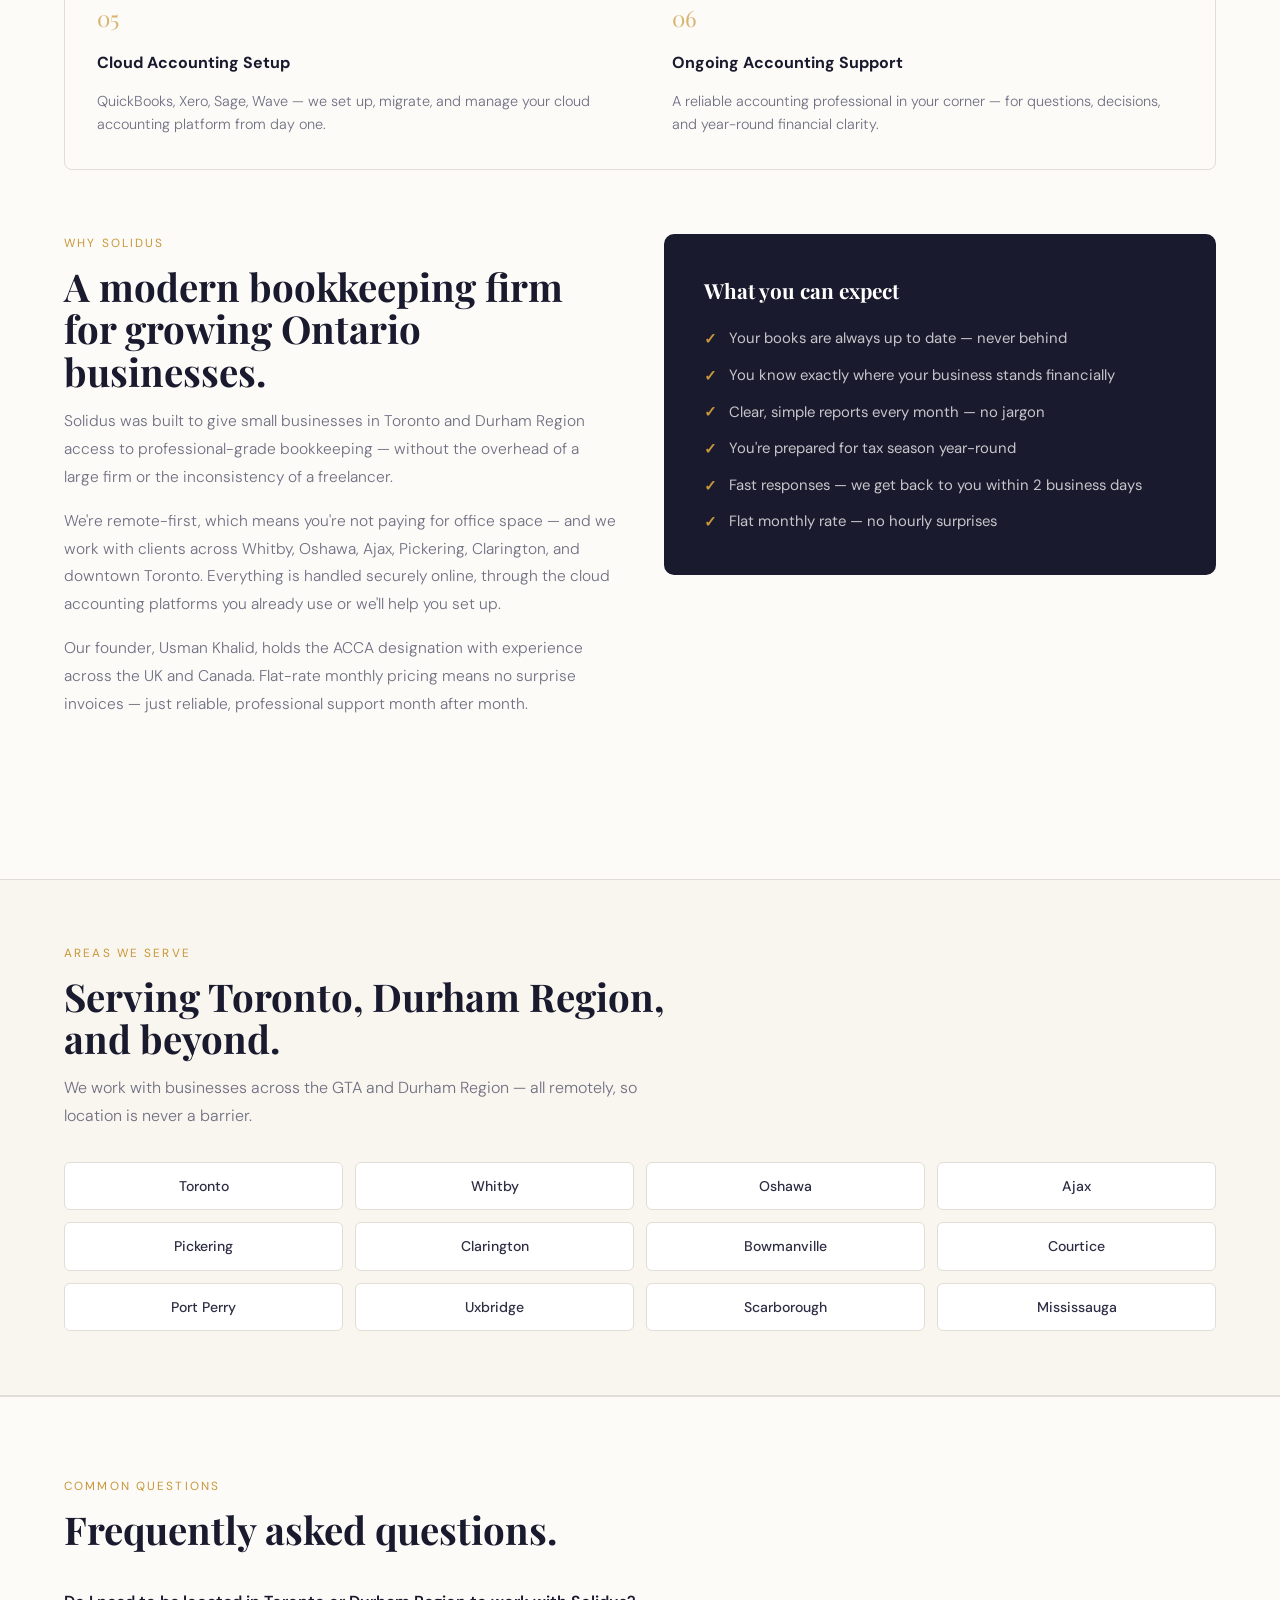
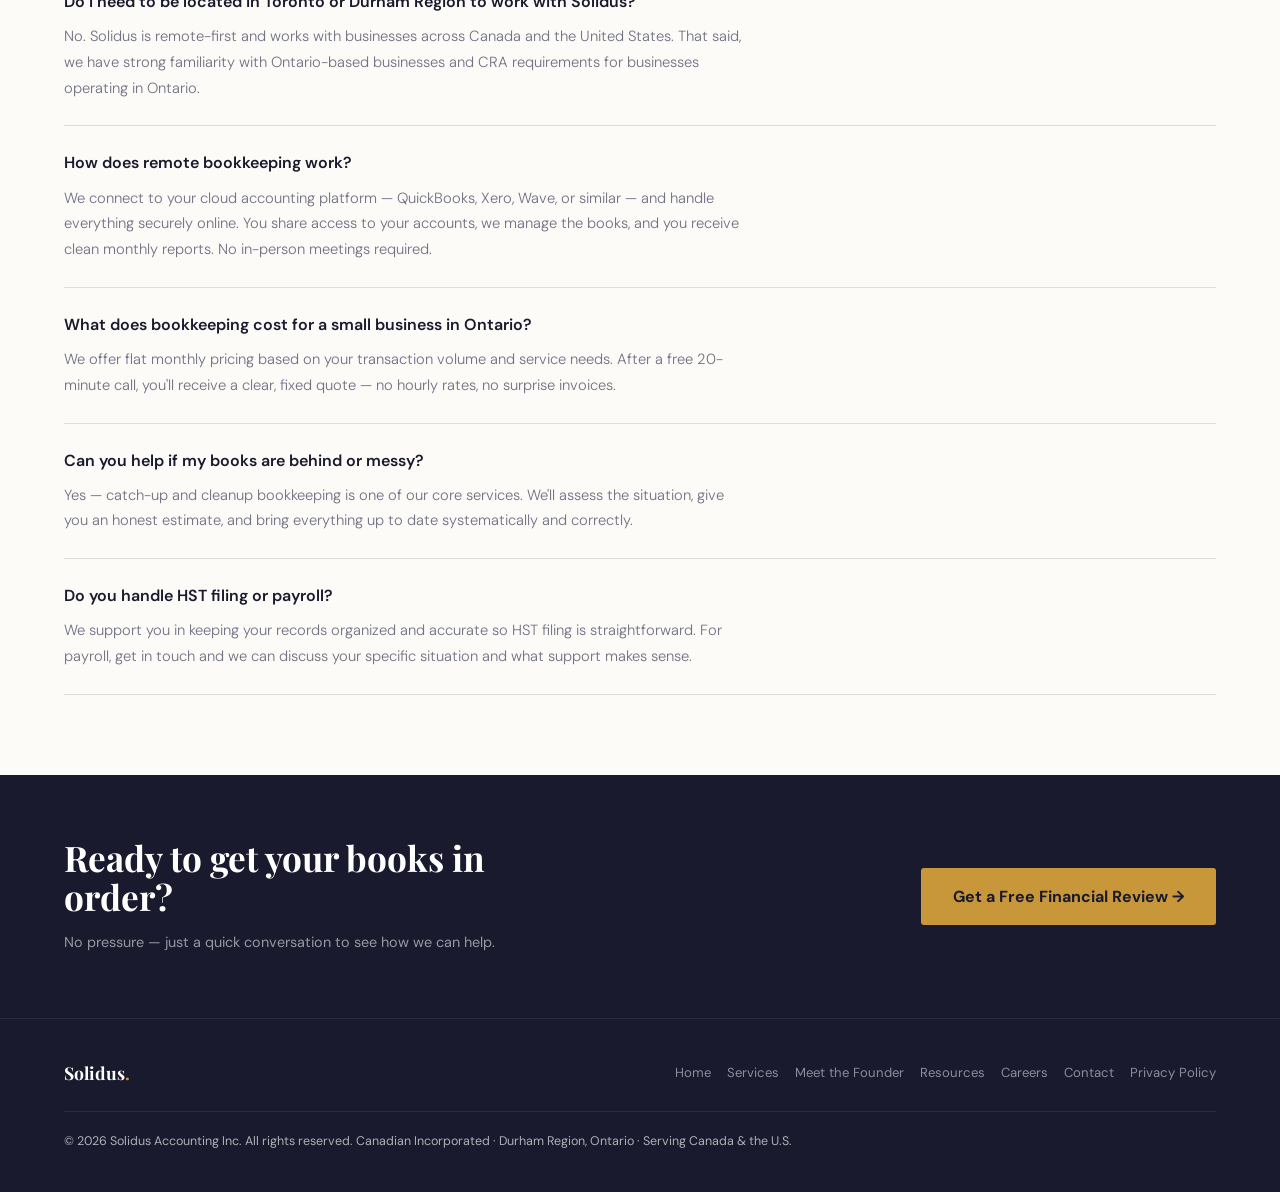
<file: bookkeeping-toronto-durham-region.html>
<!DOCTYPE html>
<html lang="en">
<head>
  <meta charset="UTF-8" />
  <meta name="viewport" content="width=device-width, initial-scale=1.0" />
  <title>Bookkeeping Services in Toronto & Durham Region | Solidus Accounting</title>
  <meta name="description" content="Professional bookkeeping services for small businesses in Toronto, Whitby, Oshawa, Ajax, Pickering and across Durham Region, Ontario. Flat monthly rates, remote-first, ACCA-qualified." />
  <link rel="canonical" href="https://www.solidusaccounting.com/bookkeeping-toronto-durham-region.html" />
  <link rel="icon" type="image/svg+xml" href="data:image/svg+xml,<svg xmlns='http://www.w3.org/2000/svg' viewBox='0 0 100 100'><rect width='100' height='100' rx='12' fill='%231a1a2e'/><text y='.9em' font-size='72' x='50%' dominant-baseline='middle' text-anchor='middle' font-family='serif' fill='%23c8973a'>S</text></svg>" />
  <meta property="og:type" content="website" />
  <meta property="og:url" content="https://www.solidusaccounting.com/bookkeeping-toronto-durham-region.html" />
  <meta property="og:title" content="Bookkeeping Services in Toronto & Durham Region | Solidus Accounting" />
  <meta property="og:description" content="Professional bookkeeping services for small businesses in Toronto, Whitby, Oshawa, Ajax, Pickering and across Durham Region. Flat monthly rates." />
  <meta property="og:site_name" content="Solidus Accounting Inc." />

  <script type="application/ld+json">
  {
    "@context": "https://schema.org",
    "@type": "AccountingService",
    "name": "Solidus Accounting Inc.",
    "url": "https://www.solidusaccounting.com",
    "telephone": "+16478482586",
    "email": "contact@solidusaccounting.com",
    "description": "Professional bookkeeping services for small businesses in Toronto and Durham Region, Ontario.",
    "areaServed": [
      "Toronto", "Whitby", "Oshawa", "Ajax", "Pickering",
      "Clarington", "Bowmanville", "Courtice", "Durham Region", "Ontario"
    ],
    "serviceType": ["Bookkeeping", "Account Reconciliations", "Financial Reporting"],
    "address": {
      "@type": "PostalAddress",
      "addressLocality": "Whitby",
      "addressRegion": "Ontario",
      "addressCountry": "CA"
    }
  }
  </script>

  <script async src="https://www.googletagmanager.com/gtag/js?id=G-3WN8FC6KFJ"></script>
  <script>
    window.dataLayer = window.dataLayer || [];
    function gtag(){dataLayer.push(arguments);}
    gtag('js', new Date());
    gtag('config', 'G-3WN8FC6KFJ');
  </script>

  <link rel="preconnect" href="https://fonts.googleapis.com" />
  <link rel="preconnect" href="https://fonts.gstatic.com" crossorigin />
  <link href="https://fonts.googleapis.com/css2?family=Playfair+Display:wght@700;900&family=DM+Sans:wght@300;400;500;700&display=swap" rel="stylesheet" />

  <style>
    :root {
      --ink: #1a1a2e; --slate: #2d2d44;
      --gold: #c8973a; --gold-light: #e8b96a;
      --cream: #f9f5ef; --warm-white: #fdfbf8;
      --muted: #6f7082; --border: #e2ddd6; --panel: #f5f0e8;
    }
    * { box-sizing: border-box; margin: 0; padding: 0; }
    body { font-family: 'DM Sans', sans-serif; background: var(--warm-white); color: var(--ink); line-height: 1.6; }

    nav {
      position: sticky; top: 0; z-index: 100;
      display: flex; justify-content: space-between; align-items: center;
      padding: 0 5vw; height: 64px;
      background: rgba(253,251,248,0.97); backdrop-filter: blur(10px);
      border-bottom: 1px solid var(--border);
    }
    .nav-left { display: flex; align-items: center; gap: 2rem; }
    .logo { font-family: 'Playfair Display', serif; font-size: 1.2rem; font-weight: 700; text-decoration: none; color: var(--ink); }
    .logo span { color: var(--gold); }
    .nav-phone { font-size: 0.85rem; font-weight: 600; color: var(--ink); text-decoration: none; border-left: 1px solid var(--border); padding-left: 1.5rem; }
    .nav-phone:hover { color: var(--gold); }
    .links { display: flex; gap: 1.5rem; font-size: 0.9rem; align-items: center; }
    .links a { color: var(--slate); text-decoration: none; white-space: nowrap; }
    .links a:last-child { background: var(--ink); color: white; padding: 0.5rem 1rem; border-radius: 3px; }
    .hamburger { display: none; flex-direction: column; gap: 5px; background: none; border: none; cursor: pointer; padding: 4px; }
    .hamburger span { display: block; width: 24px; height: 2px; background: var(--ink); border-radius: 2px; }
    .mobile-menu { display: none; position: fixed; top: 64px; left: 0; right: 0; background: var(--warm-white); border-bottom: 1px solid var(--border); padding: 1.5rem 5vw; z-index: 99; flex-direction: column; gap: 0; box-shadow: 0 8px 24px rgba(26,26,46,0.08); }
    .mobile-menu.open { display: flex; }
    .mobile-menu a { color: var(--slate); text-decoration: none; font-size: 1rem; padding: 0.85rem 0; border-bottom: 1px solid var(--border); }
    .mobile-menu a:last-child { border-bottom: none; color: var(--gold); font-weight: 700; margin-top: 0.5rem; }

    /* HERO */
    .page-hero {
      padding: 7rem 5vw 5rem;
      border-bottom: 1px solid var(--border);
      max-width: 820px;
    }
    .eyebrow { font-size: 0.72rem; letter-spacing: 0.18em; text-transform: uppercase; color: var(--gold); margin-bottom: 1rem; }
    h1 {
      font-family: 'Playfair Display', serif;
      font-size: clamp(2.4rem, 5vw, 3.8rem);
      line-height: 1.05; letter-spacing: -0.02em;
      margin-bottom: 1.2rem;
    }
    h1 em { color: var(--gold); font-style: italic; }
    .hero-sub { font-size: 1.05rem; color: var(--muted); max-width: 580px; line-height: 1.75; font-weight: 300; margin-bottom: 2rem; }
    .btn { display: inline-block; text-decoration: none; padding: 0.95rem 1.75rem; border-radius: 3px; font-size: 0.92rem; font-weight: 700; }
    .btn-primary { background: var(--gold); color: var(--ink); }
    .btn-primary:hover { background: var(--gold-light); }
    .btn-secondary { border: 1.5px solid var(--ink); color: var(--ink); margin-left: 0.75rem; }
    .hero-actions { display: flex; flex-wrap: wrap; gap: 0.75rem; align-items: center; }
    .hero-trust { margin-top: 1.5rem; display: flex; gap: 1.5rem; flex-wrap: wrap; }
    .trust-item { font-size: 0.83rem; color: var(--muted); display: flex; align-items: center; gap: 0.4rem; }
    .trust-item::before { content: '✓'; color: var(--gold); font-weight: 700; }

    /* BODY */
    .page-body { padding: 5rem 5vw; }
    h2 { font-family: 'Playfair Display', serif; font-size: clamp(1.8rem, 3vw, 2.5rem); line-height: 1.1; margin-bottom: 0.9rem; }
    h3 { font-family: 'DM Sans', sans-serif; font-size: 1rem; font-weight: 700; margin-bottom: 0.4rem; }
    .section-label { color: var(--gold); text-transform: uppercase; letter-spacing: 0.18em; font-size: 0.74rem; margin-bottom: 0.75rem; }
    .section-sub { color: var(--muted); font-size: 1rem; line-height: 1.75; font-weight: 300; max-width: 620px; margin-bottom: 2.5rem; }

    /* SERVICES GRID */
    .services-grid {
      display: grid; grid-template-columns: repeat(2, 1fr);
      gap: 0; border: 1px solid var(--border); border-radius: 8px;
      overflow: hidden; background: var(--border);
    }
    .service-card {
      background: var(--warm-white); padding: 2rem;
      display: flex; flex-direction: column; gap: 0.5rem;
    }
    .service-card:hover { background: white; }
    .service-num { font-family: 'Playfair Display', serif; font-size: 1.4rem; color: var(--gold); opacity: 0.7; margin-bottom: 0.3rem; }
    .service-card p { font-size: 0.9rem; color: var(--muted); line-height: 1.65; font-weight: 300; }

    /* TWO COL */
    .two-col { display: grid; grid-template-columns: 1fr 1fr; gap: 3rem; align-items: start; margin: 4rem 0; }
    .prose p { color: var(--muted); font-size: 0.97rem; line-height: 1.8; margin-bottom: 1rem; font-weight: 300; }
    .prose h2 { margin-bottom: 1rem; }

    /* DARK PANEL */
    .dark-panel {
      background: var(--ink); border-radius: 10px; padding: 2.5rem;
      color: white;
    }
    .dark-panel h3 { font-family: 'Playfair Display', serif; font-size: 1.3rem; color: white; margin-bottom: 1.25rem; }
    .check-list { list-style: none; display: grid; gap: 0.75rem; }
    .check-list li { display: flex; align-items: flex-start; gap: 0.75rem; font-size: 0.93rem; color: rgba(255,255,255,0.75); line-height: 1.6; }
    .check-list li::before { content: '✓'; color: var(--gold); font-weight: 700; flex-shrink: 0; margin-top: 0.05rem; }

    /* LOCATIONS */
    .locations-section { background: var(--cream); border-top: 1px solid var(--border); border-bottom: 1px solid var(--border); padding: 4rem 5vw; }
    .locations-grid { display: grid; grid-template-columns: repeat(4, 1fr); gap: 0.75rem; margin-top: 2rem; }
    .location-pill {
      background: white; border: 1px solid var(--border); border-radius: 6px;
      padding: 0.75rem 1rem; font-size: 0.88rem; font-weight: 500; color: var(--slate);
      text-align: center;
    }

    /* FAQ */
    .faq-section { padding: 5rem 5vw; border-top: 1px solid var(--border); }
    .faq-item { border-bottom: 1px solid var(--border); padding: 1.5rem 0; }
    .faq-item h3 { font-size: 1rem; font-weight: 600; color: var(--ink); margin-bottom: 0.6rem; }
    .faq-item p { font-size: 0.92rem; color: var(--muted); line-height: 1.75; font-weight: 300; max-width: 680px; }

    /* CTA STRIP */
    .cta-strip {
      background: var(--ink); padding: 4rem 5vw;
      display: flex; justify-content: space-between; align-items: center; flex-wrap: wrap; gap: 2rem;
    }
    .cta-strip h2 { font-family: 'Playfair Display', serif; color: white; font-size: clamp(1.6rem, 3vw, 2.2rem); max-width: 500px; }
    .cta-strip p { color: rgba(255,255,255,0.55); font-size: 0.9rem; margin-top: 0.5rem; }
    .cta-strip .btn-primary { margin-top: 0; }

    footer { background: var(--ink); color: rgba(255,255,255,0.65); padding: 2.5rem 5vw; display: flex; justify-content: space-between; gap: 1rem; flex-wrap: wrap; align-items: center; border-top: 1px solid rgba(255,255,255,0.08); }
    .footer-logo { font-family: 'Playfair Display', serif; font-size: 1.1rem; color: white; font-weight: 700; }
    .footer-logo span { color: var(--gold); }
    .footer-links { display: flex; gap: 1rem; flex-wrap: wrap; }
    .footer-links a { color: rgba(255,255,255,0.5); text-decoration: none; font-size: 0.82rem; }
    .footer-links a:hover { color: var(--gold-light); }
    .footer-bottom { width: 100%; font-size: 0.78rem; padding-top: 1.25rem; border-top: 1px solid rgba(255,255,255,0.08); margin-top: 0.5rem; }

    @media (max-width: 768px) {
      .links { display: none; }
      .nav-phone { display: none; }
      .hamburger { display: flex; }
      .services-grid, .two-col, .locations-grid { grid-template-columns: 1fr; }
      .btn-secondary { margin-left: 0; }
    }
    @media (max-width: 980px) {
      .locations-grid { grid-template-columns: repeat(2, 1fr); }
    }
  </style>
</head>
<body>

<nav>
  <div class="nav-left">
    <a href="index.html" class="logo">Solidus<span>.</span></a>
    <a href="tel:+16478482586" class="nav-phone">📞 (647) 848-2586</a>
  </div>
  <div class="links">
    <a href="index.html#services">Services</a>
    <a href="index.html#about">About</a>
    <a href="index.html#founder">Meet the Founder</a>
    <a href="index.html#testimonials">Clients</a>
    <a href="resources.html">Resources</a>
    <a href="careers.html">Careers</a>
    <a href="index.html#contact">Get in Touch</a>
  </div>
  <button class="hamburger" id="hamburger" aria-label="Open menu">
    <span></span><span></span><span></span>
  </button>
</nav>
<div class="mobile-menu" id="mobileMenu">
  <a href="index.html#services">Services</a>
  <a href="index.html#about">About</a>
  <a href="index.html#founder">Meet the Founder</a>
  <a href="index.html#testimonials">Clients</a>
  <a href="resources.html">Resources</a>
  <a href="careers.html">Careers</a>
  <a href="index.html#contact">Get in Touch →</a>
</div>

<!-- HERO -->
<div class="page-hero">
  <p class="eyebrow">Bookkeeping Services — Toronto & Durham Region, Ontario</p>
  <h1>Bookkeeping for businesses<br>in <em>Toronto & Durham Region</em></h1>
  <p class="hero-sub">Solidus Accounting provides professional bookkeeping and accounting services to small and growing businesses across Toronto, Whitby, Oshawa, Ajax, Pickering, and the wider Durham Region — delivered remotely, priced flat, and done right.</p>
  <div class="hero-actions">
    <a href="index.html#contact" class="btn btn-primary">Get a Free Financial Review</a>
    <a href="index.html#services" class="btn btn-secondary">Our Services</a>
  </div>
  <div class="hero-trust">
    <span class="trust-item">Always up-to-date books</span>
    <span class="trust-item">Clear monthly financials</span>
    <span class="trust-item">No surprises at tax time</span>
    <span class="trust-item">Flat monthly pricing</span>
  </div>
</div>

<!-- SERVICES -->
<div class="page-body">
  <div class="section-label">What We Do</div>
  <h2>Bookkeeping services built for<br>Toronto-area small businesses.</h2>
  <p class="section-sub">Whether you're incorporated in Ontario, running a sole proprietorship, or managing multiple entities — we keep your books accurate, organized, and useful.</p>

  <div class="services-grid">
    <div class="service-card">
      <div class="service-num">01</div>
      <h3>Monthly Bookkeeping</h3>
      <p>Categorized transactions, maintained ledgers, and reliable records — delivered every month without chasing.</p>
    </div>
    <div class="service-card">
      <div class="service-num">02</div>
      <h3>Account Reconciliations</h3>
      <p>Bank accounts, credit cards, and ledger accounts reconciled regularly so your numbers are always trustworthy.</p>
    </div>
    <div class="service-card">
      <div class="service-num">03</div>
      <h3>Financial Reporting</h3>
      <p>Clear monthly statements — income, expenses, and balance sheet — so you know exactly where your business stands.</p>
    </div>
    <div class="service-card">
      <div class="service-num">04</div>
      <h3>Books Cleanup & Catch-Up</h3>
      <p>Behind on your bookkeeping? We'll bring everything up to date accurately and efficiently, no matter how far back.</p>
    </div>
    <div class="service-card">
      <div class="service-num">05</div>
      <h3>Cloud Accounting Setup</h3>
      <p>QuickBooks, Xero, Sage, Wave — we set up, migrate, and manage your cloud accounting platform from day one.</p>
    </div>
    <div class="service-card">
      <div class="service-num">06</div>
      <h3>Ongoing Accounting Support</h3>
      <p>A reliable accounting professional in your corner — for questions, decisions, and year-round financial clarity.</p>
    </div>
  </div>

  <!-- TWO COL: WHY + WHAT TO EXPECT -->
  <div class="two-col">
    <div class="prose">
      <div class="section-label">Why Solidus</div>
      <h2>A modern bookkeeping firm for growing Ontario businesses.</h2>
      <p>Solidus was built to give small businesses in Toronto and Durham Region access to professional-grade bookkeeping — without the overhead of a large firm or the inconsistency of a freelancer.</p>
      <p>We're remote-first, which means you're not paying for office space — and we work with clients across Whitby, Oshawa, Ajax, Pickering, Clarington, and downtown Toronto. Everything is handled securely online, through the cloud accounting platforms you already use or we'll help you set up.</p>
      <p>Our founder, Usman Khalid, holds the ACCA designation with experience across the UK and Canada. Flat-rate monthly pricing means no surprise invoices — just reliable, professional support month after month.</p>
    </div>
    <div class="dark-panel">
      <h3>What you can expect</h3>
      <ul class="check-list">
        <li>Your books are always up to date — never behind</li>
        <li>You know exactly where your business stands financially</li>
        <li>Clear, simple reports every month — no jargon</li>
        <li>You're prepared for tax season year-round</li>
        <li>Fast responses — we get back to you within 2 business days</li>
        <li>Flat monthly rate — no hourly surprises</li>
      </ul>
    </div>
  </div>
</div>

<!-- LOCATIONS -->
<div class="locations-section">
  <div class="section-label">Areas We Serve</div>
  <h2>Serving Toronto, Durham Region,<br>and beyond.</h2>
  <p class="section-sub" style="margin-bottom:0;">We work with businesses across the GTA and Durham Region — all remotely, so location is never a barrier.</p>
  <div class="locations-grid">
    <div class="location-pill">Toronto</div>
    <div class="location-pill">Whitby</div>
    <div class="location-pill">Oshawa</div>
    <div class="location-pill">Ajax</div>
    <div class="location-pill">Pickering</div>
    <div class="location-pill">Clarington</div>
    <div class="location-pill">Bowmanville</div>
    <div class="location-pill">Courtice</div>
    <div class="location-pill">Port Perry</div>
    <div class="location-pill">Uxbridge</div>
    <div class="location-pill">Scarborough</div>
    <div class="location-pill">Mississauga</div>
  </div>
</div>

<!-- FAQ -->
<div class="faq-section">
  <div class="section-label">Common Questions</div>
  <h2>Frequently asked questions.</h2>

  <div class="faq-item">
    <h3>Do I need to be located in Toronto or Durham Region to work with Solidus?</h3>
    <p>No. Solidus is remote-first and works with businesses across Canada and the United States. That said, we have strong familiarity with Ontario-based businesses and CRA requirements for businesses operating in Ontario.</p>
  </div>
  <div class="faq-item">
    <h3>How does remote bookkeeping work?</h3>
    <p>We connect to your cloud accounting platform — QuickBooks, Xero, Wave, or similar — and handle everything securely online. You share access to your accounts, we manage the books, and you receive clean monthly reports. No in-person meetings required.</p>
  </div>
  <div class="faq-item">
    <h3>What does bookkeeping cost for a small business in Ontario?</h3>
    <p>We offer flat monthly pricing based on your transaction volume and service needs. After a free 20-minute call, you'll receive a clear, fixed quote — no hourly rates, no surprise invoices.</p>
  </div>
  <div class="faq-item">
    <h3>Can you help if my books are behind or messy?</h3>
    <p>Yes — catch-up and cleanup bookkeeping is one of our core services. We'll assess the situation, give you an honest estimate, and bring everything up to date systematically and correctly.</p>
  </div>
  <div class="faq-item">
    <h3>Do you handle HST filing or payroll?</h3>
    <p>We support you in keeping your records organized and accurate so HST filing is straightforward. For payroll, get in touch and we can discuss your specific situation and what support makes sense.</p>
  </div>
</div>

<!-- CTA -->
<div class="cta-strip">
  <div>
    <h2>Ready to get your books in order?</h2>
    <p>No pressure — just a quick conversation to see how we can help.</p>
  </div>
  <a href="index.html#contact" class="btn btn-primary" style="font-size:1rem; padding:1rem 2rem;">Get a Free Financial Review →</a>
</div>

<footer>
  <div class="footer-logo">Solidus<span>.</span></div>
  <div class="footer-links">
    <a href="index.html">Home</a>
    <a href="index.html#services">Services</a>
    <a href="index.html#founder">Meet the Founder</a>
    <a href="resources.html">Resources</a>
    <a href="careers.html">Careers</a>
    <a href="index.html#contact">Contact</a>
    <a href="privacy.html">Privacy Policy</a>
  </div>
  <div class="footer-bottom">© 2026 Solidus Accounting Inc. All rights reserved. Canadian Incorporated · Durham Region, Ontario · Serving Canada & the U.S.</div>
</footer>

<script>
  const hamburger = document.getElementById('hamburger');
  const mobileMenu = document.getElementById('mobileMenu');
  hamburger.addEventListener('click', () => {
    hamburger.classList.toggle('open');
    mobileMenu.classList.toggle('open');
  });
</script>
</body>
</html>
</file>
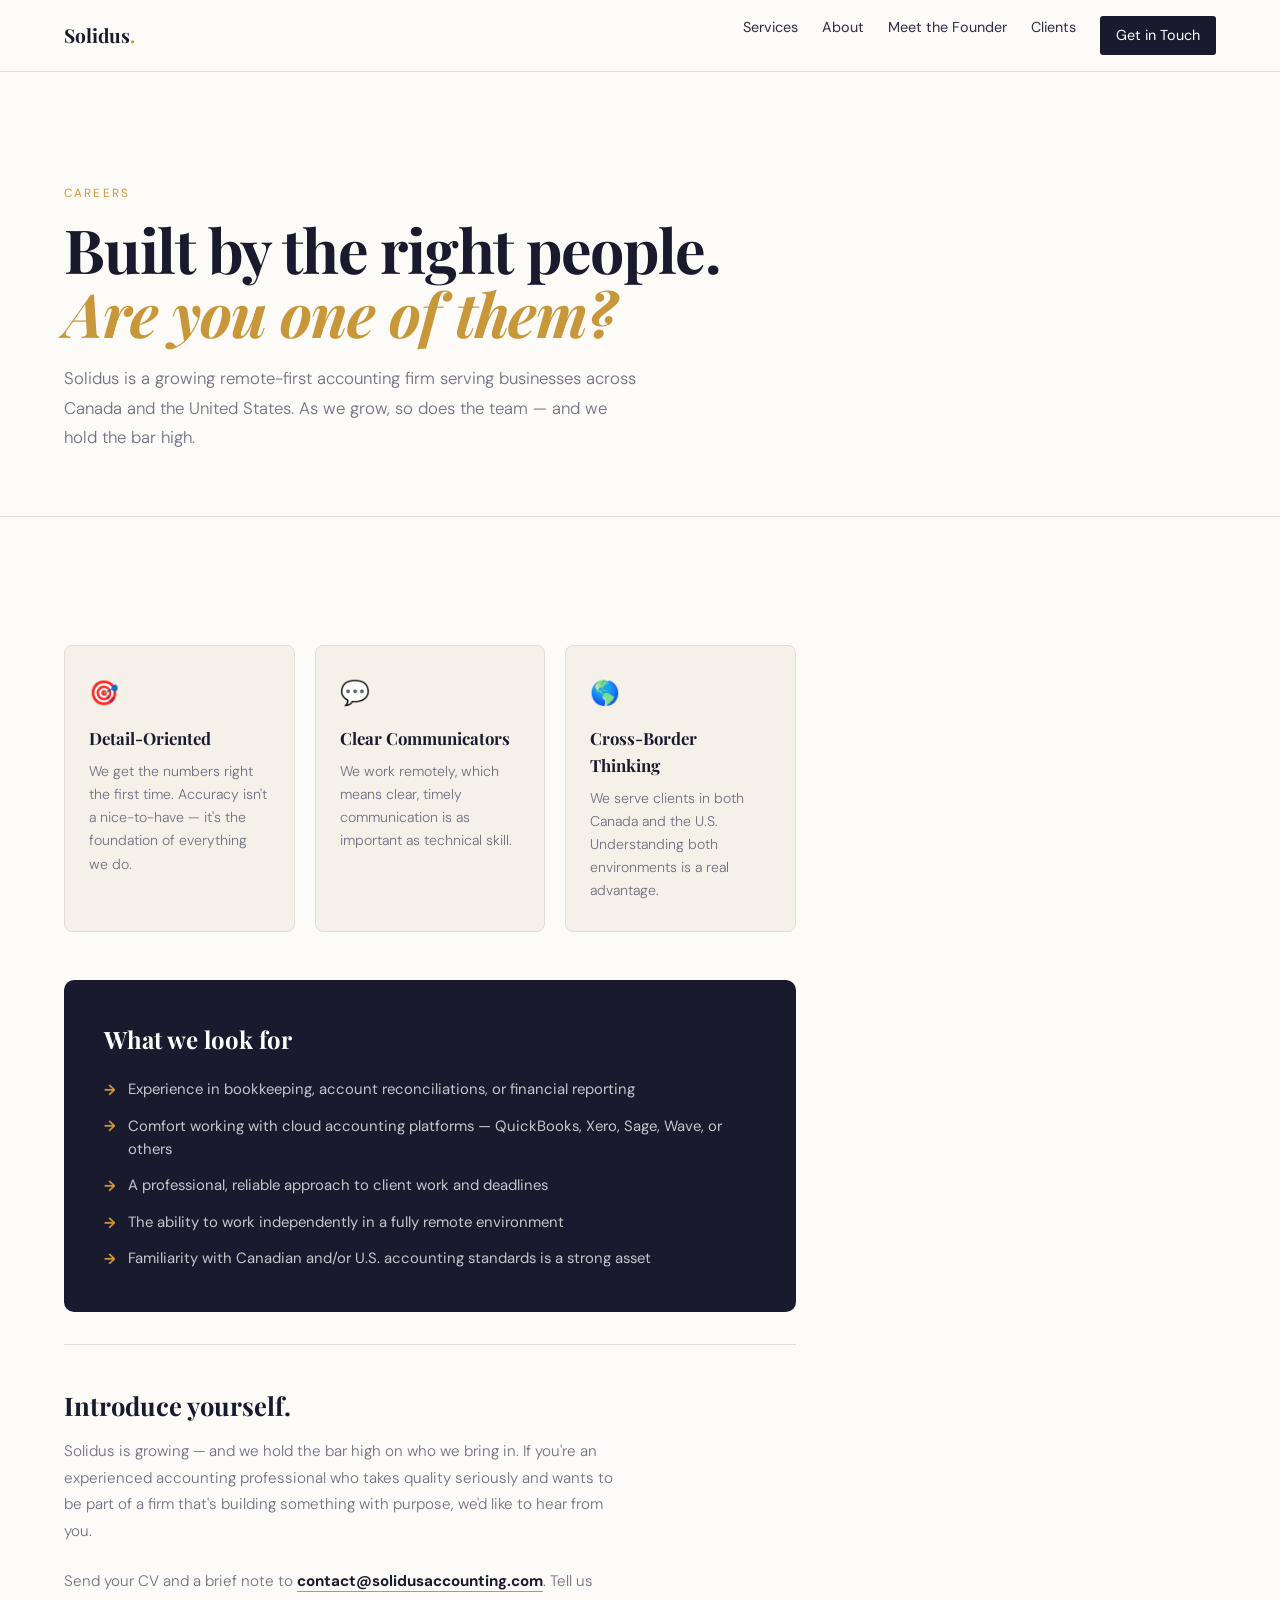
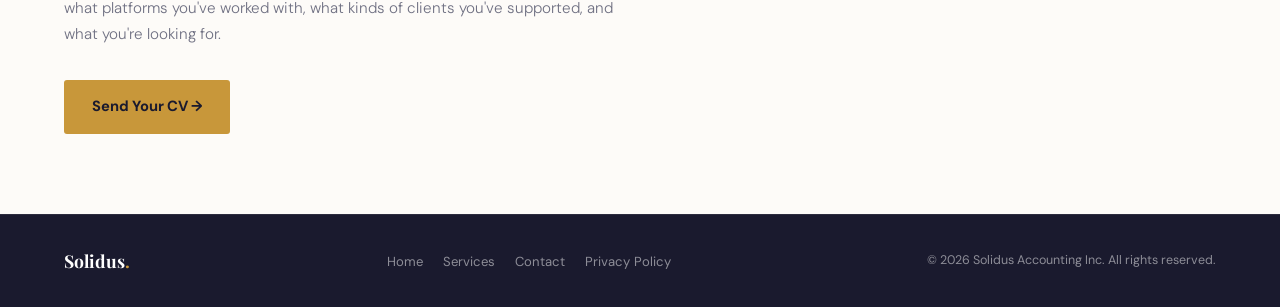
<file: careers.html>
<!DOCTYPE html>
<html lang="en">
<head>
  <meta charset="UTF-8" />
  <meta name="viewport" content="width=device-width, initial-scale=1.0" />
  <title>Careers — Solidus Accounting Inc.</title>
  <meta name="description" content="Careers at Solidus Accounting Inc. — a growing remote-first accounting firm serving businesses across Canada and the United States." />
  <link rel="canonical" href="https://www.solidusaccounting.com/careers.html" />
  <link rel="icon" type="image/svg+xml" href="data:image/svg+xml,<svg xmlns='http://www.w3.org/2000/svg' viewBox='0 0 100 100'><rect width='100' height='100' rx='12' fill='%231a1a2e'/><text y='.9em' font-size='72' x='50%' dominant-baseline='middle' text-anchor='middle' font-family='serif' fill='%23c8973a'>S</text></svg>" />
  <meta property="og:title" content="Careers — Solidus Accounting Inc." />
  <meta property="og:description" content="Join a growing remote-first accounting firm. We're always interested in hearing from experienced accounting professionals." />
  <meta property="og:url" content="https://www.solidusaccounting.com/careers.html" />
  <meta property="og:site_name" content="Solidus Accounting Inc." />
  <!-- Replace G-XXXXXXXXXX with your GA4 ID -->
  <script async src="https://www.googletagmanager.com/gtag/js?id=G-3WN8FC6KFJ"></script>
  <script>
    window.dataLayer = window.dataLayer || [];
    function gtag(){dataLayer.push(arguments);}
    gtag('js', new Date());
    gtag('config', 'G-3WN8FC6KFJ');
  </script>
  <link rel="preconnect" href="https://fonts.googleapis.com" />
  <link rel="preconnect" href="https://fonts.gstatic.com" crossorigin />
  <link href="https://fonts.googleapis.com/css2?family=Playfair+Display:wght@700;900&family=DM+Sans:wght@300;400;500;700&display=swap" rel="stylesheet" />
  <style>
    :root {
      --ink: #1a1a2e; --slate: #2d2d44;
      --gold: #c8973a; --gold-light: #e8b96a;
      --cream: #f9f5ef; --warm-white: #fdfbf8;
      --muted: #6f7082; --border: #e2ddd6; --panel: #f5f0e8;
    }
    * { box-sizing: border-box; margin: 0; padding: 0; }
    body { font-family: 'DM Sans', sans-serif; background: var(--warm-white); color: var(--ink); line-height: 1.6; }
    nav {
      position: sticky; top: 0; z-index: 20;
      display: flex; justify-content: space-between; align-items: center;
      padding: 1rem 5vw;
      background: rgba(253,251,248,0.95);
      backdrop-filter: blur(10px);
      border-bottom: 1px solid var(--border);
    }
    .logo { font-family: 'Playfair Display', serif; font-size: 1.2rem; font-weight: 700; text-decoration: none; color: var(--ink); }
    .logo span { color: var(--gold); }
    .links { display: flex; gap: 1.5rem; font-size: 0.9rem; }
    .links a { color: var(--slate); text-decoration: none; }
    .links a:last-child { background: var(--ink); color: white; padding: 0.5rem 1rem; border-radius: 3px; }

    .page-hero {
      padding: 7rem 5vw 4rem;
      border-bottom: 1px solid var(--border);
    }
    .page-label { color: var(--gold); text-transform: uppercase; letter-spacing: 0.18em; font-size: 0.74rem; margin-bottom: 0.9rem; }
    h1 {
      font-family: 'Playfair Display', serif;
      font-size: clamp(2.4rem, 5vw, 3.8rem);
      line-height: 1.05; letter-spacing: -0.02em;
      margin-bottom: 1.2rem; max-width: 680px;
    }
    h1 em { color: var(--gold); font-style: italic; }
    .hero-sub { font-size: 1.05rem; color: var(--muted); max-width: 580px; line-height: 1.75; font-weight: 300; }

    .page-body { padding: 5rem 5vw; max-width: 860px; }

    .values-grid {
      display: grid; grid-template-columns: repeat(3, 1fr);
      gap: 1.25rem; margin: 3rem 0;
    }
    .value-card {
      background: var(--panel);
      border: 1px solid var(--border);
      border-radius: 8px;
      padding: 1.75rem 1.5rem;
    }
    .value-icon { font-size: 1.5rem; margin-bottom: 0.75rem; }
    .value-card h3 {
      font-family: 'Playfair Display', serif;
      font-size: 1.05rem; color: var(--ink);
      margin-bottom: 0.5rem;
    }
    .value-card p { font-size: 0.88rem; color: var(--muted); line-height: 1.65; font-weight: 300; }

    .looking-for {
      background: var(--ink);
      border-radius: 10px;
      padding: 2.5rem;
      margin: 2rem 0;
      color: white;
    }
    .looking-for h2 {
      font-family: 'Playfair Display', serif;
      font-size: 1.5rem; margin-bottom: 1.25rem; color: white;
    }
    .looking-for ul { list-style: none; display: grid; gap: 0.75rem; }
    .looking-for ul li {
      display: flex; align-items: flex-start; gap: 0.75rem;
      font-size: 0.93rem; color: rgba(255,255,255,0.75); line-height: 1.6;
    }
    .looking-for ul li::before {
      content: '→';
      color: var(--gold); font-weight: 700; flex-shrink: 0; margin-top: 0.05rem;
    }

    .no-openings {
      background: var(--cream);
      border: 1px solid var(--border);
      border-radius: 8px;
      padding: 2rem 2.5rem;
      margin: 2rem 0;
      display: flex; align-items: flex-start; gap: 1rem;
    }
    .no-openings-dot {
      width: 10px; height: 10px; border-radius: 50%;
      background: var(--muted); flex-shrink: 0; margin-top: 0.4rem;
    }
    .no-openings p { font-size: 0.9rem; color: var(--muted); line-height: 1.75; font-weight: 300; }
    .no-openings strong { color: var(--ink); font-weight: 600; display: block; margin-bottom: 0.35rem; font-size: 0.95rem; }

    .cta-section {
      border-top: 1px solid var(--border);
      padding-top: 2.5rem;
      margin-top: 1rem;
    }
    .cta-section h2 {
      font-family: 'Playfair Display', serif;
      font-size: 1.6rem; color: var(--ink); margin-bottom: 0.75rem;
    }
    .cta-section p { color: var(--muted); font-size: 0.95rem; line-height: 1.75; font-weight: 300; margin-bottom: 1.5rem; max-width: 560px; }
    .btn {
      display: inline-block; text-decoration: none;
      padding: 0.95rem 1.75rem; border-radius: 3px; font-size: 0.92rem; font-weight: 700;
    }
    .btn-primary { background: var(--gold); color: var(--ink); }
    .btn-primary:hover { background: var(--gold-light); }

    footer {
      background: var(--ink); color: rgba(255,255,255,0.5);
      padding: 2rem 5vw;
      display: flex; justify-content: space-between; align-items: center;
      flex-wrap: wrap; gap: 1rem;
      border-top: 1px solid rgba(255,255,255,0.08);
    }
    .footer-logo { font-family: 'Playfair Display', serif; font-size: 1.1rem; color: white; font-weight: 700; }
    .footer-logo span { color: var(--gold); }
    .footer-links { display: flex; gap: 1.25rem; flex-wrap: wrap; }
    .footer-links a { color: rgba(255,255,255,0.5); text-decoration: none; font-size: 0.82rem; }
    .footer-links a:hover { color: var(--gold-light); }

    @media (max-width: 768px) {
      .values-grid { grid-template-columns: 1fr; }
      .links { display: none; }
    }
  </style>
</head>
<body>

<nav>
  <a href="index.html" class="logo">Solidus<span>.</span></a>
  <div class="links">
    <a href="index.html#services">Services</a>
    <a href="index.html#about">About</a>
    <a href="index.html#founder">Meet the Founder</a>
    <a href="index.html#testimonials">Clients</a>
    <a href="index.html#contact">Get in Touch</a>
  </div>
</nav>

<div class="page-hero">
  <p class="page-label">Careers</p>
  <h1>Built by the right people.<br><em>Are you one of them?</em></h1>
  <p class="hero-sub">Solidus is a growing remote-first accounting firm serving businesses across Canada and the United States. As we grow, so does the team — and we hold the bar high.</p>
</div>

<div class="page-body">

  <div class="values-grid">
    <div class="value-card">
      <div class="value-icon">🎯</div>
      <h3>Detail-Oriented</h3>
      <p>We get the numbers right the first time. Accuracy isn't a nice-to-have — it's the foundation of everything we do.</p>
    </div>
    <div class="value-card">
      <div class="value-icon">💬</div>
      <h3>Clear Communicators</h3>
      <p>We work remotely, which means clear, timely communication is as important as technical skill.</p>
    </div>
    <div class="value-card">
      <div class="value-icon">🌎</div>
      <h3>Cross-Border Thinking</h3>
      <p>We serve clients in both Canada and the U.S. Understanding both environments is a real advantage.</p>
    </div>
  </div>

  <div class="looking-for">
    <h2>What we look for</h2>
    <ul>
      <li>Experience in bookkeeping, account reconciliations, or financial reporting</li>
      <li>Comfort working with cloud accounting platforms — QuickBooks, Xero, Sage, Wave, or others</li>
      <li>A professional, reliable approach to client work and deadlines</li>
      <li>The ability to work independently in a fully remote environment</li>
      <li>Familiarity with Canadian and/or U.S. accounting standards is a strong asset</li>
    </ul>
  </div>

  <div class="no-openings" style="display:none"></div>

  <div class="cta-section">
    <h2>Introduce yourself.</h2>
    <p>Solidus is growing — and we hold the bar high on who we bring in. If you're an experienced accounting professional who takes quality seriously and wants to be part of a firm that's building something with purpose, we'd like to hear from you.</p>
    <p>Send your CV and a brief note to <strong><a href="mailto:contact@solidusaccounting.com" style="color:var(--ink); text-decoration:none; border-bottom: 1px solid var(--gold);">contact@solidusaccounting.com</a></strong>. Tell us what platforms you've worked with, what kinds of clients you've supported, and what you're looking for.</p>
    <a href="mailto:contact@solidusaccounting.com" class="btn btn-primary" style="margin-top:0.5rem;">Send Your CV →</a>
  </div>

</div>

<footer>
  <div class="footer-logo">Solidus<span>.</span></div>
  <div class="footer-links">
    <a href="index.html">Home</a>
    <a href="index.html#services">Services</a>
    <a href="index.html#contact">Contact</a>
    <a href="privacy.html" target="_blank">Privacy Policy</a>
  </div>
  <span style="font-size:0.78rem;">© 2026 Solidus Accounting Inc. All rights reserved.</span>
</footer>

</body>
</html>
</file>
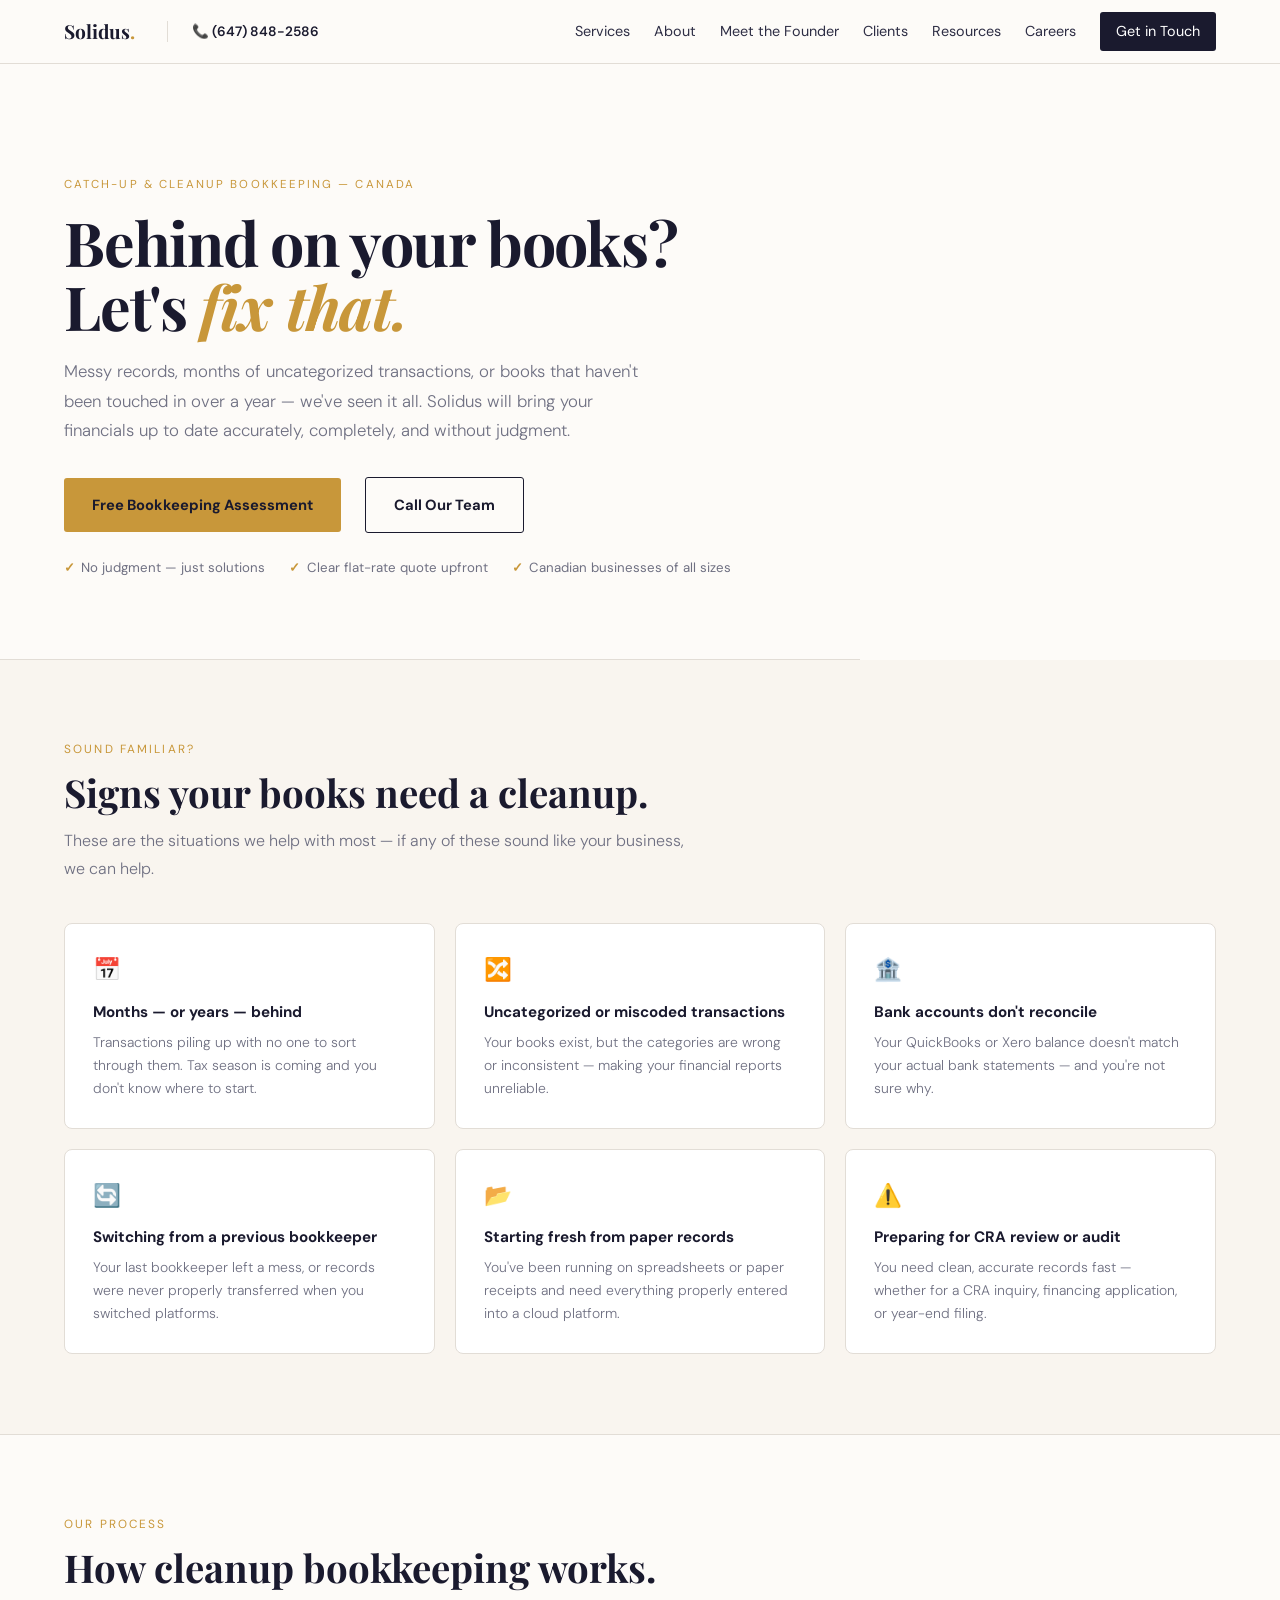
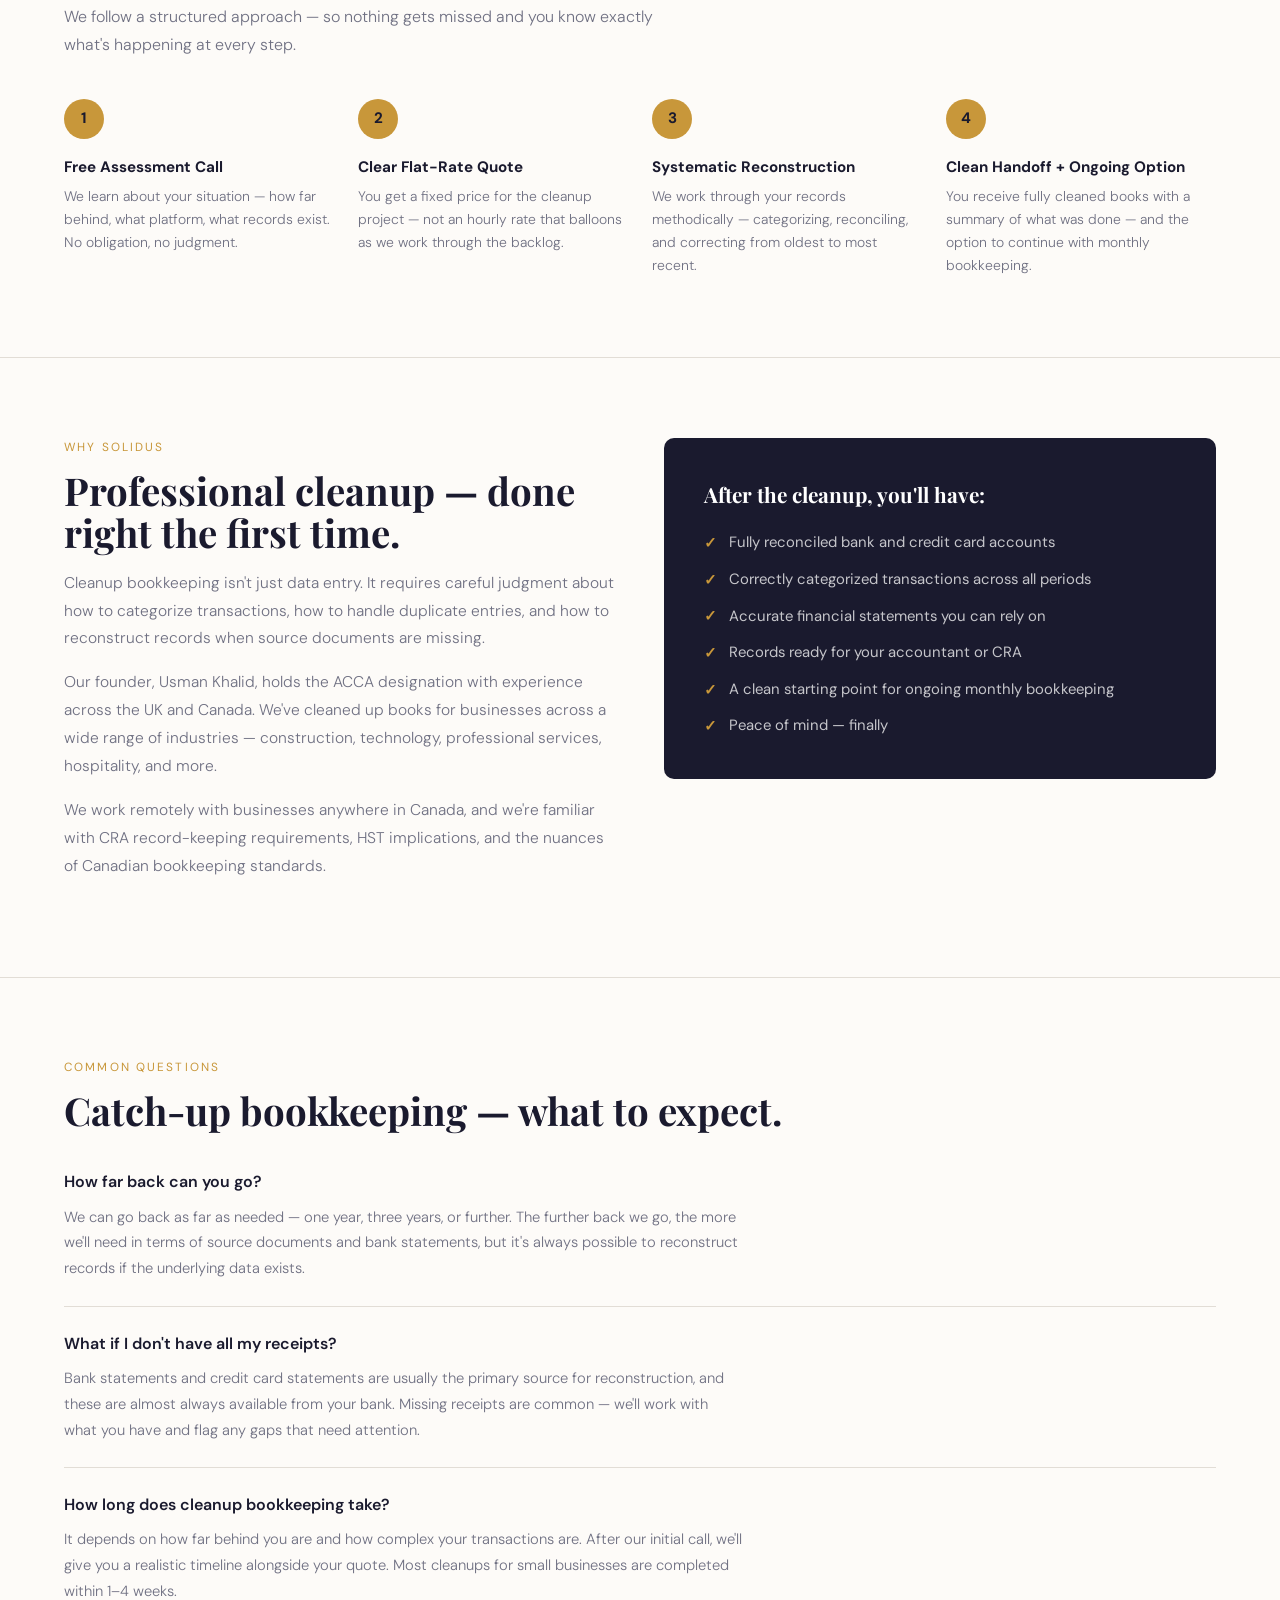
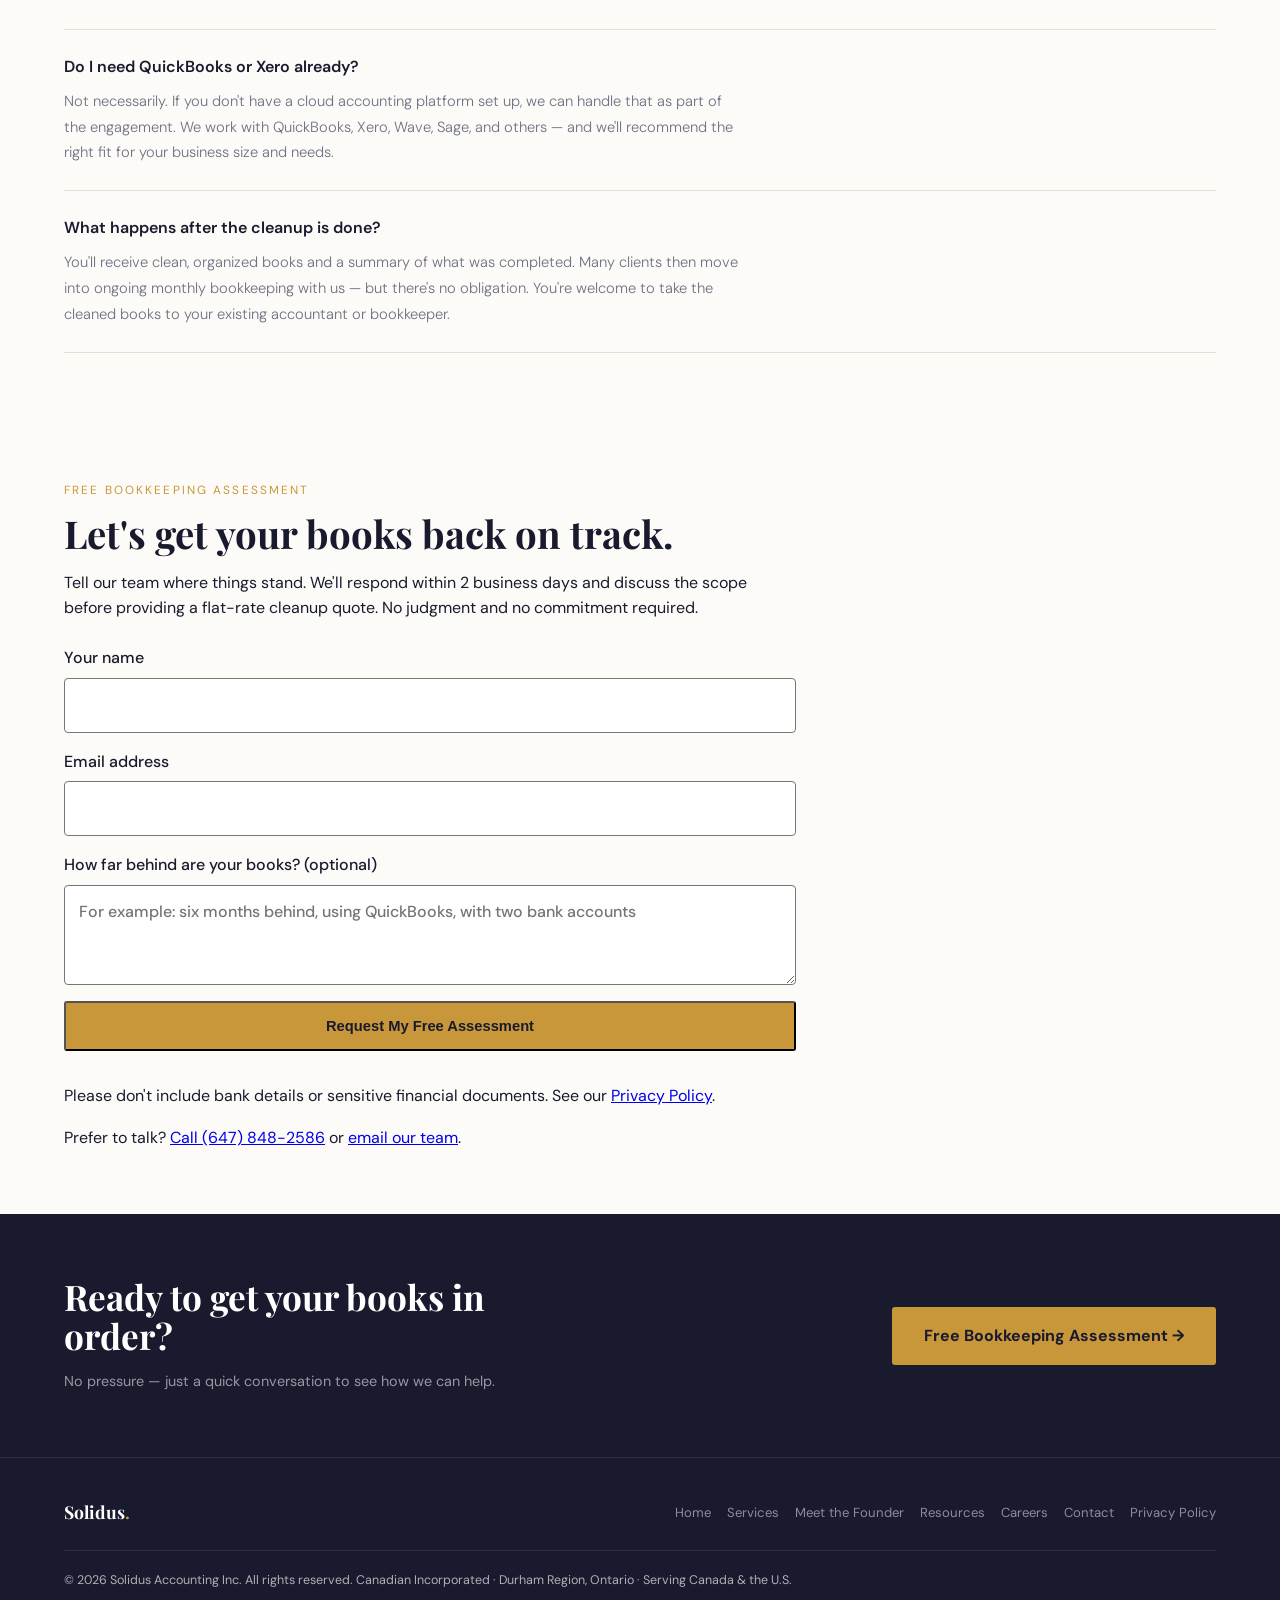
<file: catchup-cleanup-bookkeeping-canada.html>
<!DOCTYPE html>
<html lang="en">
<head>
  <meta charset="UTF-8" />
  <meta name="viewport" content="width=device-width, initial-scale=1.0" />
  <title>Catch-Up & Cleanup Bookkeeping Canada | Solidus Accounting</title>
  <meta name="description" content="Behind on your books? Solidus Accounting provides catch-up and cleanup bookkeeping for small businesses across Canada. Get your financial records accurate and up to date — fast." />
  <link rel="canonical" href="https://www.solidusaccounting.com/catchup-cleanup-bookkeeping-canada.html" />
  <link rel="icon" type="image/svg+xml" href="data:image/svg+xml,<svg xmlns='http://www.w3.org/2000/svg' viewBox='0 0 100 100'><rect width='100' height='100' rx='12' fill='%231a1a2e'/><text y='.9em' font-size='72' x='50%' dominant-baseline='middle' text-anchor='middle' font-family='serif' fill='%23c8973a'>S</text></svg>" />
  <meta property="og:type" content="website" />
  <meta property="og:url" content="https://www.solidusaccounting.com/catchup-cleanup-bookkeeping-canada.html" />
  <meta property="og:title" content="Catch-Up & Cleanup Bookkeeping Canada | Solidus Accounting" />
  <meta property="og:description" content="Behind on your books? Professional catch-up and cleanup bookkeeping for Canadian small businesses. Get accurate, organized financial records fast." />
  <meta property="og:site_name" content="Solidus Accounting Inc." />

  <script type="application/ld+json">
  {
    "@context": "https://schema.org",
    "@type": "AccountingService",
    "name": "Solidus Accounting Inc.",
    "url": "https://www.solidusaccounting.com",
    "telephone": "+16478482586",
    "email": "contact@solidusaccounting.com",
    "description": "Catch-up and cleanup bookkeeping services for small businesses across Canada.",
    "areaServed": ["Canada", "Ontario", "Toronto", "Durham Region"],
    "serviceType": ["Books Cleanup", "Catch-Up Bookkeeping", "Bookkeeping"]
  }
  </script>

  <script async src="https://www.googletagmanager.com/gtag/js?id=G-3WN8FC6KFJ"></script>
  <script>
    window.dataLayer = window.dataLayer || [];
    function gtag(){dataLayer.push(arguments);}
    gtag('js', new Date());
    gtag('config', 'G-3WN8FC6KFJ');
  </script>

  <link rel="preconnect" href="https://fonts.googleapis.com" />
  <link rel="preconnect" href="https://fonts.gstatic.com" crossorigin />
  <link href="https://fonts.googleapis.com/css2?family=Playfair+Display:wght@700;900&family=DM+Sans:wght@300;400;500;700&display=swap" rel="stylesheet" />

  <style>
    :root {
      --ink: #1a1a2e; --slate: #2d2d44;
      --gold: #c8973a; --gold-light: #e8b96a;
      --cream: #f9f5ef; --warm-white: #fdfbf8;
      --muted: #6f7082; --border: #e2ddd6; --panel: #f5f0e8;
    }
    * { box-sizing: border-box; margin: 0; padding: 0; }
    body { font-family: 'DM Sans', sans-serif; background: var(--warm-white); color: var(--ink); line-height: 1.6; }

    nav {
      position: sticky; top: 0; z-index: 100;
      display: flex; justify-content: space-between; align-items: center;
      padding: 0 5vw; height: 64px;
      background: rgba(253,251,248,0.97); backdrop-filter: blur(10px);
      border-bottom: 1px solid var(--border);
    }
    .nav-left { display: flex; align-items: center; gap: 2rem; }
    .logo { font-family: 'Playfair Display', serif; font-size: 1.2rem; font-weight: 700; text-decoration: none; color: var(--ink); }
    .logo span { color: var(--gold); }
    .nav-phone { font-size: 0.85rem; font-weight: 600; color: var(--ink); text-decoration: none; border-left: 1px solid var(--border); padding-left: 1.5rem; }
    .nav-phone:hover { color: var(--gold); }
    .links { display: flex; gap: 1.5rem; font-size: 0.9rem; align-items: center; }
    .links a { color: var(--slate); text-decoration: none; white-space: nowrap; }
    .links a:last-child { background: var(--ink); color: white; padding: 0.5rem 1rem; border-radius: 3px; }
    .hamburger { display: none; flex-direction: column; gap: 5px; background: none; border: none; cursor: pointer; padding: 4px; }
    .hamburger span { display: block; width: 24px; height: 2px; background: var(--ink); border-radius: 2px; }
    .mobile-menu { display: none; position: fixed; top: 64px; left: 0; right: 0; background: var(--warm-white); border-bottom: 1px solid var(--border); padding: 1.5rem 5vw; z-index: 99; flex-direction: column; gap: 0; }
    .mobile-menu.open { display: flex; }
    .mobile-menu a { color: var(--slate); text-decoration: none; font-size: 1rem; padding: 0.85rem 0; border-bottom: 1px solid var(--border); }
    .mobile-menu a:last-child { border-bottom: none; color: var(--gold); font-weight: 700; margin-top: 0.5rem; }

    /* HERO — slightly different: urgency tone */
    .page-hero {
      padding: 7rem 5vw 5rem;
      border-bottom: 1px solid var(--border);
      max-width: 860px;
    }
    .eyebrow { font-size: 0.72rem; letter-spacing: 0.18em; text-transform: uppercase; color: var(--gold); margin-bottom: 1rem; }
    h1 { font-family: 'Playfair Display', serif; font-size: clamp(2.4rem, 5vw, 3.8rem); line-height: 1.05; letter-spacing: -0.02em; margin-bottom: 1.2rem; }
    h1 em { color: var(--gold); font-style: italic; }
    .hero-sub { font-size: 1.05rem; color: var(--muted); max-width: 600px; line-height: 1.75; font-weight: 300; margin-bottom: 2rem; }
    .btn { display: inline-block; text-decoration: none; padding: 0.95rem 1.75rem; border-radius: 3px; font-size: 0.92rem; font-weight: 700; }
    .btn-primary { background: var(--gold); color: var(--ink); }
    .btn-primary:hover { background: var(--gold-light); }
    .btn-secondary { border: 1.5px solid var(--ink); color: var(--ink); margin-left: 0.75rem; }
    .hero-actions { display: flex; flex-wrap: wrap; gap: 0.75rem; align-items: center; }
    .hero-trust { margin-top: 1.5rem; display: flex; gap: 1.5rem; flex-wrap: wrap; }
    .trust-item { font-size: 0.83rem; color: var(--muted); display: flex; align-items: center; gap: 0.4rem; }
    .trust-item::before { content: '✓'; color: var(--gold); font-weight: 700; }

    /* SIGNS SECTION */
    .signs-section { padding: 5rem 5vw; background: var(--cream); border-bottom: 1px solid var(--border); }
    .section-label { color: var(--gold); text-transform: uppercase; letter-spacing: 0.18em; font-size: 0.74rem; margin-bottom: 0.75rem; }
    h2 { font-family: 'Playfair Display', serif; font-size: clamp(1.8rem, 3vw, 2.5rem); line-height: 1.1; margin-bottom: 0.9rem; }
    .section-sub { color: var(--muted); font-size: 1rem; line-height: 1.75; font-weight: 300; max-width: 620px; margin-bottom: 2.5rem; }
    .signs-grid { display: grid; grid-template-columns: repeat(3, 1fr); gap: 1.25rem; }
    .sign-card { background: white; border: 1px solid var(--border); border-radius: 8px; padding: 1.75rem; }
    .sign-icon { font-size: 1.4rem; margin-bottom: 0.75rem; }
    .sign-card h3 { font-family: 'DM Sans', sans-serif; font-size: 0.95rem; font-weight: 700; color: var(--ink); margin-bottom: 0.4rem; }
    .sign-card p { font-size: 0.87rem; color: var(--muted); line-height: 1.65; font-weight: 300; }

    /* PROCESS */
    .process-section { padding: 5rem 5vw; }
    .process-steps { display: grid; grid-template-columns: repeat(4, 1fr); gap: 1.5rem; margin-top: 2.5rem; }
    .process-step { position: relative; }
    .step-no { width: 40px; height: 40px; border-radius: 50%; background: var(--gold); color: var(--ink); display: flex; align-items: center; justify-content: center; font-weight: 700; font-size: 0.95rem; margin-bottom: 1rem; }
    .process-step h3 { font-size: 0.95rem; font-weight: 700; color: var(--ink); margin-bottom: 0.4rem; }
    .process-step p { font-size: 0.87rem; color: var(--muted); line-height: 1.65; font-weight: 300; }

    /* TWO COL */
    .two-col { display: grid; grid-template-columns: 1fr 1fr; gap: 3rem; align-items: start; padding: 5rem 5vw; border-top: 1px solid var(--border); }
    .prose p { color: var(--muted); font-size: 0.97rem; line-height: 1.8; margin-bottom: 1rem; font-weight: 300; }
    .prose h2 { margin-bottom: 1rem; }
    .dark-panel { background: var(--ink); border-radius: 10px; padding: 2.5rem; color: white; }
    .dark-panel h3 { font-family: 'Playfair Display', serif; font-size: 1.3rem; color: white; margin-bottom: 1.25rem; }
    .check-list { list-style: none; display: grid; gap: 0.75rem; }
    .check-list li { display: flex; align-items: flex-start; gap: 0.75rem; font-size: 0.93rem; color: rgba(255,255,255,0.75); line-height: 1.6; }
    .check-list li::before { content: '✓'; color: var(--gold); font-weight: 700; flex-shrink: 0; margin-top: 0.05rem; }

    /* FAQ */
    .faq-section { padding: 5rem 5vw; border-top: 1px solid var(--border); }
    .faq-item { border-bottom: 1px solid var(--border); padding: 1.5rem 0; }
    .faq-item h3 { font-size: 1rem; font-weight: 600; color: var(--ink); margin-bottom: 0.6rem; }
    .faq-item p { font-size: 0.92rem; color: var(--muted); line-height: 1.75; font-weight: 300; max-width: 680px; }

    /* CTA */
    .cta-strip { background: var(--ink); padding: 4rem 5vw; display: flex; justify-content: space-between; align-items: center; flex-wrap: wrap; gap: 2rem; }
    .cta-strip h2 { font-family: 'Playfair Display', serif; color: white; font-size: clamp(1.6rem, 3vw, 2.2rem); max-width: 500px; }
    .cta-strip p { color: rgba(255,255,255,0.55); font-size: 0.9rem; margin-top: 0.5rem; }

    footer { background: var(--ink); color: rgba(255,255,255,0.65); padding: 2.5rem 5vw; display: flex; justify-content: space-between; gap: 1rem; flex-wrap: wrap; align-items: center; border-top: 1px solid rgba(255,255,255,0.08); }
    .footer-logo { font-family: 'Playfair Display', serif; font-size: 1.1rem; color: white; font-weight: 700; }
    .footer-logo span { color: var(--gold); }
    .footer-links { display: flex; gap: 1rem; flex-wrap: wrap; }
    .footer-links a { color: rgba(255,255,255,0.5); text-decoration: none; font-size: 0.82rem; }
    .footer-bottom { width: 100%; font-size: 0.78rem; padding-top: 1.25rem; border-top: 1px solid rgba(255,255,255,0.08); margin-top: 0.5rem; }

    @media (max-width: 768px) {
      .links { display: none; }
      .nav-phone { display: none; }
      .hamburger { display: flex; }
      .signs-grid, .process-steps, .two-col { grid-template-columns: 1fr; }
      .btn-secondary { margin-left: 0; }
    }
    @media (max-width: 980px) {
      .signs-grid { grid-template-columns: repeat(2, 1fr); }
      .process-steps { grid-template-columns: repeat(2, 1fr); }
    }
  </style>
  <link rel="stylesheet" href="lead-form.css" />
  <script src="lead-form.js" defer></script>
</head>
<body>

<nav>
  <div class="nav-left">
    <a href="index.html" class="logo">Solidus<span>.</span></a>
    <a href="tel:+16478482586" class="nav-phone">📞 (647) 848-2586</a>
  </div>
  <div class="links">
    <a href="index.html#services">Services</a>
    <a href="index.html#about">About</a>
    <a href="index.html#founder">Meet the Founder</a>
    <a href="index.html#testimonials">Clients</a>
    <a href="resources.html">Resources</a>
    <a href="careers.html">Careers</a>
    <a href="#contact">Get in Touch</a>
  </div>
  <button class="hamburger" id="hamburger" aria-label="Open menu">
    <span></span><span></span><span></span>
  </button>
</nav>
<div class="mobile-menu" id="mobileMenu">
  <a href="index.html#services">Services</a>
  <a href="index.html#about">About</a>
  <a href="index.html#founder">Meet the Founder</a>
  <a href="index.html#testimonials">Clients</a>
  <a href="resources.html">Resources</a>
  <a href="careers.html">Careers</a>
  <a href="#contact">Get in Touch →</a>
</div>

<!-- HERO -->
<div class="page-hero">
  <p class="eyebrow">Catch-Up & Cleanup Bookkeeping — Canada</p>
  <h1>Behind on your books?<br>Let's <em>fix that.</em></h1>
  <p class="hero-sub">Messy records, months of uncategorized transactions, or books that haven't been touched in over a year — we've seen it all. Solidus will bring your financials up to date accurately, completely, and without judgment.</p>
  <div class="hero-actions">
    <a href="#contact" class="btn btn-primary">Free Bookkeeping Assessment</a>
    <a href="tel:+16478482586" class="btn btn-secondary">Call Our Team</a>
  </div>
  <div class="hero-trust">
    <span class="trust-item">No judgment — just solutions</span>
    <span class="trust-item">Clear flat-rate quote upfront</span>
    <span class="trust-item">Canadian businesses of all sizes</span>
  </div>
</div>

<!-- SIGNS -->
<div class="signs-section">
  <div class="section-label">Sound familiar?</div>
  <h2>Signs your books need a cleanup.</h2>
  <p class="section-sub">These are the situations we help with most — if any of these sound like your business, we can help.</p>
  <div class="signs-grid">
    <div class="sign-card">
      <div class="sign-icon">📅</div>
      <h3>Months — or years — behind</h3>
      <p>Transactions piling up with no one to sort through them. Tax season is coming and you don't know where to start.</p>
    </div>
    <div class="sign-card">
      <div class="sign-icon">🔀</div>
      <h3>Uncategorized or miscoded transactions</h3>
      <p>Your books exist, but the categories are wrong or inconsistent — making your financial reports unreliable.</p>
    </div>
    <div class="sign-card">
      <div class="sign-icon">🏦</div>
      <h3>Bank accounts don't reconcile</h3>
      <p>Your QuickBooks or Xero balance doesn't match your actual bank statements — and you're not sure why.</p>
    </div>
    <div class="sign-card">
      <div class="sign-icon">🔄</div>
      <h3>Switching from a previous bookkeeper</h3>
      <p>Your last bookkeeper left a mess, or records were never properly transferred when you switched platforms.</p>
    </div>
    <div class="sign-card">
      <div class="sign-icon">📂</div>
      <h3>Starting fresh from paper records</h3>
      <p>You've been running on spreadsheets or paper receipts and need everything properly entered into a cloud platform.</p>
    </div>
    <div class="sign-card">
      <div class="sign-icon">⚠️</div>
      <h3>Preparing for CRA review or audit</h3>
      <p>You need clean, accurate records fast — whether for a CRA inquiry, financing application, or year-end filing.</p>
    </div>
  </div>
</div>

<!-- HOW IT WORKS -->
<div class="process-section">
  <div class="section-label">Our Process</div>
  <h2>How cleanup bookkeeping works.</h2>
  <p class="section-sub">We follow a structured approach — so nothing gets missed and you know exactly what's happening at every step.</p>
  <div class="process-steps">
    <div class="process-step">
      <div class="step-no">1</div>
      <h3>Free Assessment Call</h3>
      <p>We learn about your situation — how far behind, what platform, what records exist. No obligation, no judgment.</p>
    </div>
    <div class="process-step">
      <div class="step-no">2</div>
      <h3>Clear Flat-Rate Quote</h3>
      <p>You get a fixed price for the cleanup project — not an hourly rate that balloons as we work through the backlog.</p>
    </div>
    <div class="process-step">
      <div class="step-no">3</div>
      <h3>Systematic Reconstruction</h3>
      <p>We work through your records methodically — categorizing, reconciling, and correcting from oldest to most recent.</p>
    </div>
    <div class="process-step">
      <div class="step-no">4</div>
      <h3>Clean Handoff + Ongoing Option</h3>
      <p>You receive fully cleaned books with a summary of what was done — and the option to continue with monthly bookkeeping.</p>
    </div>
  </div>
</div>

<!-- TWO COL -->
<div class="two-col">
  <div class="prose">
    <div class="section-label">Why Solidus</div>
    <h2>Professional cleanup — done right the first time.</h2>
    <p>Cleanup bookkeeping isn't just data entry. It requires careful judgment about how to categorize transactions, how to handle duplicate entries, and how to reconstruct records when source documents are missing.</p>
    <p>Our founder, Usman Khalid, holds the ACCA designation with experience across the UK and Canada. We've cleaned up books for businesses across a wide range of industries — construction, technology, professional services, hospitality, and more.</p>
    <p>We work remotely with businesses anywhere in Canada, and we're familiar with CRA record-keeping requirements, HST implications, and the nuances of Canadian bookkeeping standards.</p>
  </div>
  <div class="dark-panel">
    <h3>After the cleanup, you'll have:</h3>
    <ul class="check-list">
      <li>Fully reconciled bank and credit card accounts</li>
      <li>Correctly categorized transactions across all periods</li>
      <li>Accurate financial statements you can rely on</li>
      <li>Records ready for your accountant or CRA</li>
      <li>A clean starting point for ongoing monthly bookkeeping</li>
      <li>Peace of mind — finally</li>
    </ul>
  </div>
</div>

<!-- FAQ -->
<div class="faq-section">
  <div class="section-label">Common Questions</div>
  <h2>Catch-up bookkeeping — what to expect.</h2>

  <div class="faq-item">
    <h3>How far back can you go?</h3>
    <p>We can go back as far as needed — one year, three years, or further. The further back we go, the more we'll need in terms of source documents and bank statements, but it's always possible to reconstruct records if the underlying data exists.</p>
  </div>
  <div class="faq-item">
    <h3>What if I don't have all my receipts?</h3>
    <p>Bank statements and credit card statements are usually the primary source for reconstruction, and these are almost always available from your bank. Missing receipts are common — we'll work with what you have and flag any gaps that need attention.</p>
  </div>
  <div class="faq-item">
    <h3>How long does cleanup bookkeeping take?</h3>
    <p>It depends on how far behind you are and how complex your transactions are. After our initial call, we'll give you a realistic timeline alongside your quote. Most cleanups for small businesses are completed within 1–4 weeks.</p>
  </div>
  <div class="faq-item">
    <h3>Do I need QuickBooks or Xero already?</h3>
    <p>Not necessarily. If you don't have a cloud accounting platform set up, we can handle that as part of the engagement. We work with QuickBooks, Xero, Wave, Sage, and others — and we'll recommend the right fit for your business size and needs.</p>
  </div>
  <div class="faq-item">
    <h3>What happens after the cleanup is done?</h3>
    <p>You'll receive clean, organized books and a summary of what was completed. Many clients then move into ongoing monthly bookkeeping with us — but there's no obligation. You're welcome to take the cleaned books to your existing accountant or bookkeeper.</p>
  </div>
</div>

<section class="lead-contact" id="contact" aria-labelledby="assessment-title">
  <div class="section-label">Free Bookkeeping Assessment</div>
  <h2 id="assessment-title">Let's get your books back on track.</h2>
  <p>Tell our team where things stand. We'll respond within 2 business days and discuss the scope before providing a flat-rate cleanup quote. No judgment and no commitment required.</p>
  <form class="lead-form" action="https://formspree.io/f/mgonowjr" method="POST">
    <label>Your name<input name="firstName" autocomplete="name" required maxlength="120" /></label>
    <label>Email address<input type="email" name="email" autocomplete="email" required maxlength="254" /></label>
    <label>How far behind are your books? (optional)<textarea name="message" placeholder="For example: six months behind, using QuickBooks, with two bank accounts"></textarea></label>
    <input type="hidden" name="serviceType" value="Catch-Up and Cleanup Bookkeeping" />
    <input type="hidden" name="sourcePage" value="catchup-cleanup-bookkeeping-canada" />
    <input class="lead-honeypot" type="text" name="_gotcha" tabindex="-1" autocomplete="off" aria-hidden="true" />
    <button class="btn btn-primary" type="submit">Request My Free Assessment</button>
    <div role="status" aria-live="polite" aria-atomic="true"></div>
  </form>
  <p>Please don't include bank details or sensitive financial documents. See our <a href="privacy.html">Privacy Policy</a>.</p>
  <p>Prefer to talk? <a href="tel:+16478482586">Call (647) 848-2586</a> or <a href="mailto:contact@solidusaccounting.com">email our team</a>.</p>
</section>

<!-- CTA -->
<div class="cta-strip">
  <div>
    <h2>Ready to get your books in order?</h2>
    <p>No pressure — just a quick conversation to see how we can help.</p>
  </div>
  <a href="#contact" class="btn btn-primary" style="font-size:1rem; padding:1rem 2rem;">Free Bookkeeping Assessment →</a>
</div>

<footer>
  <div class="footer-logo">Solidus<span>.</span></div>
  <div class="footer-links">
    <a href="index.html">Home</a>
    <a href="index.html#services">Services</a>
    <a href="index.html#founder">Meet the Founder</a>
    <a href="resources.html">Resources</a>
    <a href="careers.html">Careers</a>
    <a href="#contact">Contact</a>
    <a href="privacy.html">Privacy Policy</a>
  </div>
  <div class="footer-bottom">© 2026 Solidus Accounting Inc. All rights reserved. Canadian Incorporated · Durham Region, Ontario · Serving Canada & the U.S.</div>
</footer>

<script>
  const hamburger = document.getElementById('hamburger');
  const mobileMenu = document.getElementById('mobileMenu');
  hamburger.addEventListener('click', () => {
    hamburger.classList.toggle('open');
    mobileMenu.classList.toggle('open');
  });
</script>
</body>
</html>
</file>
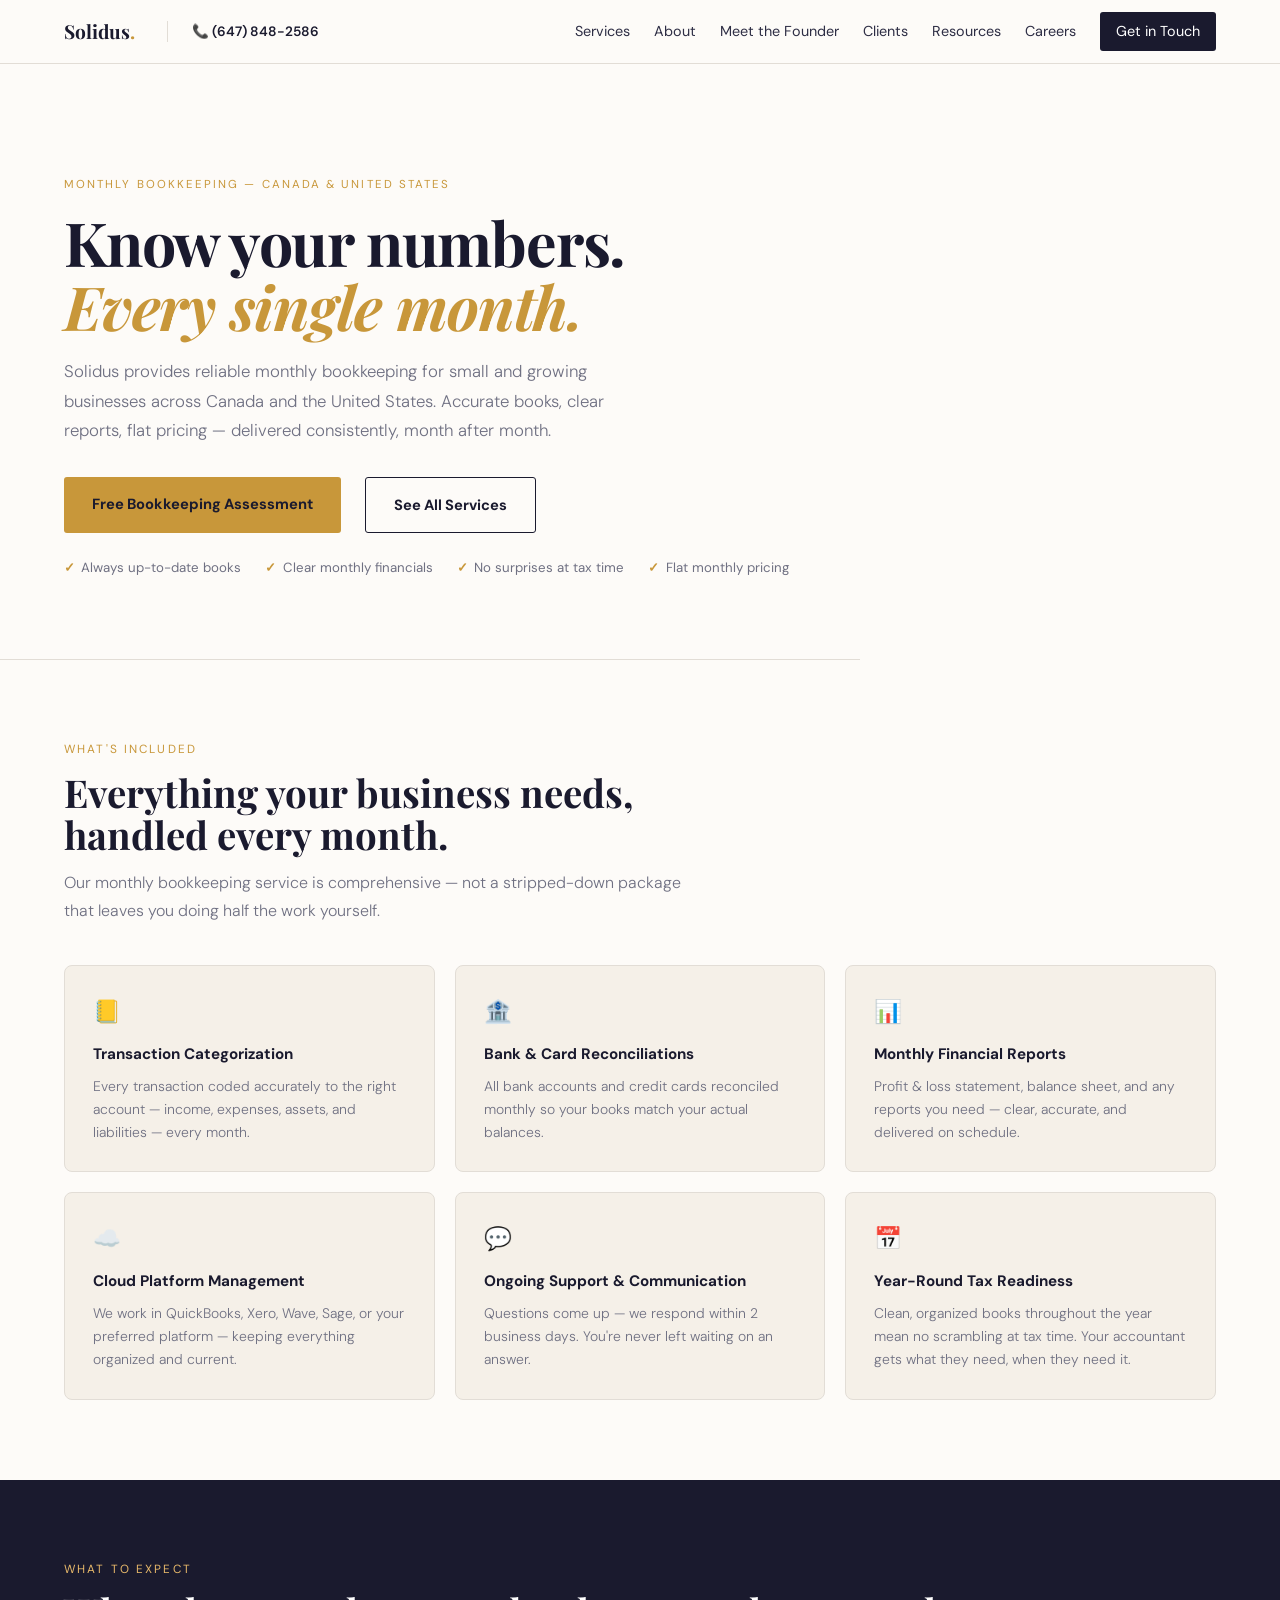
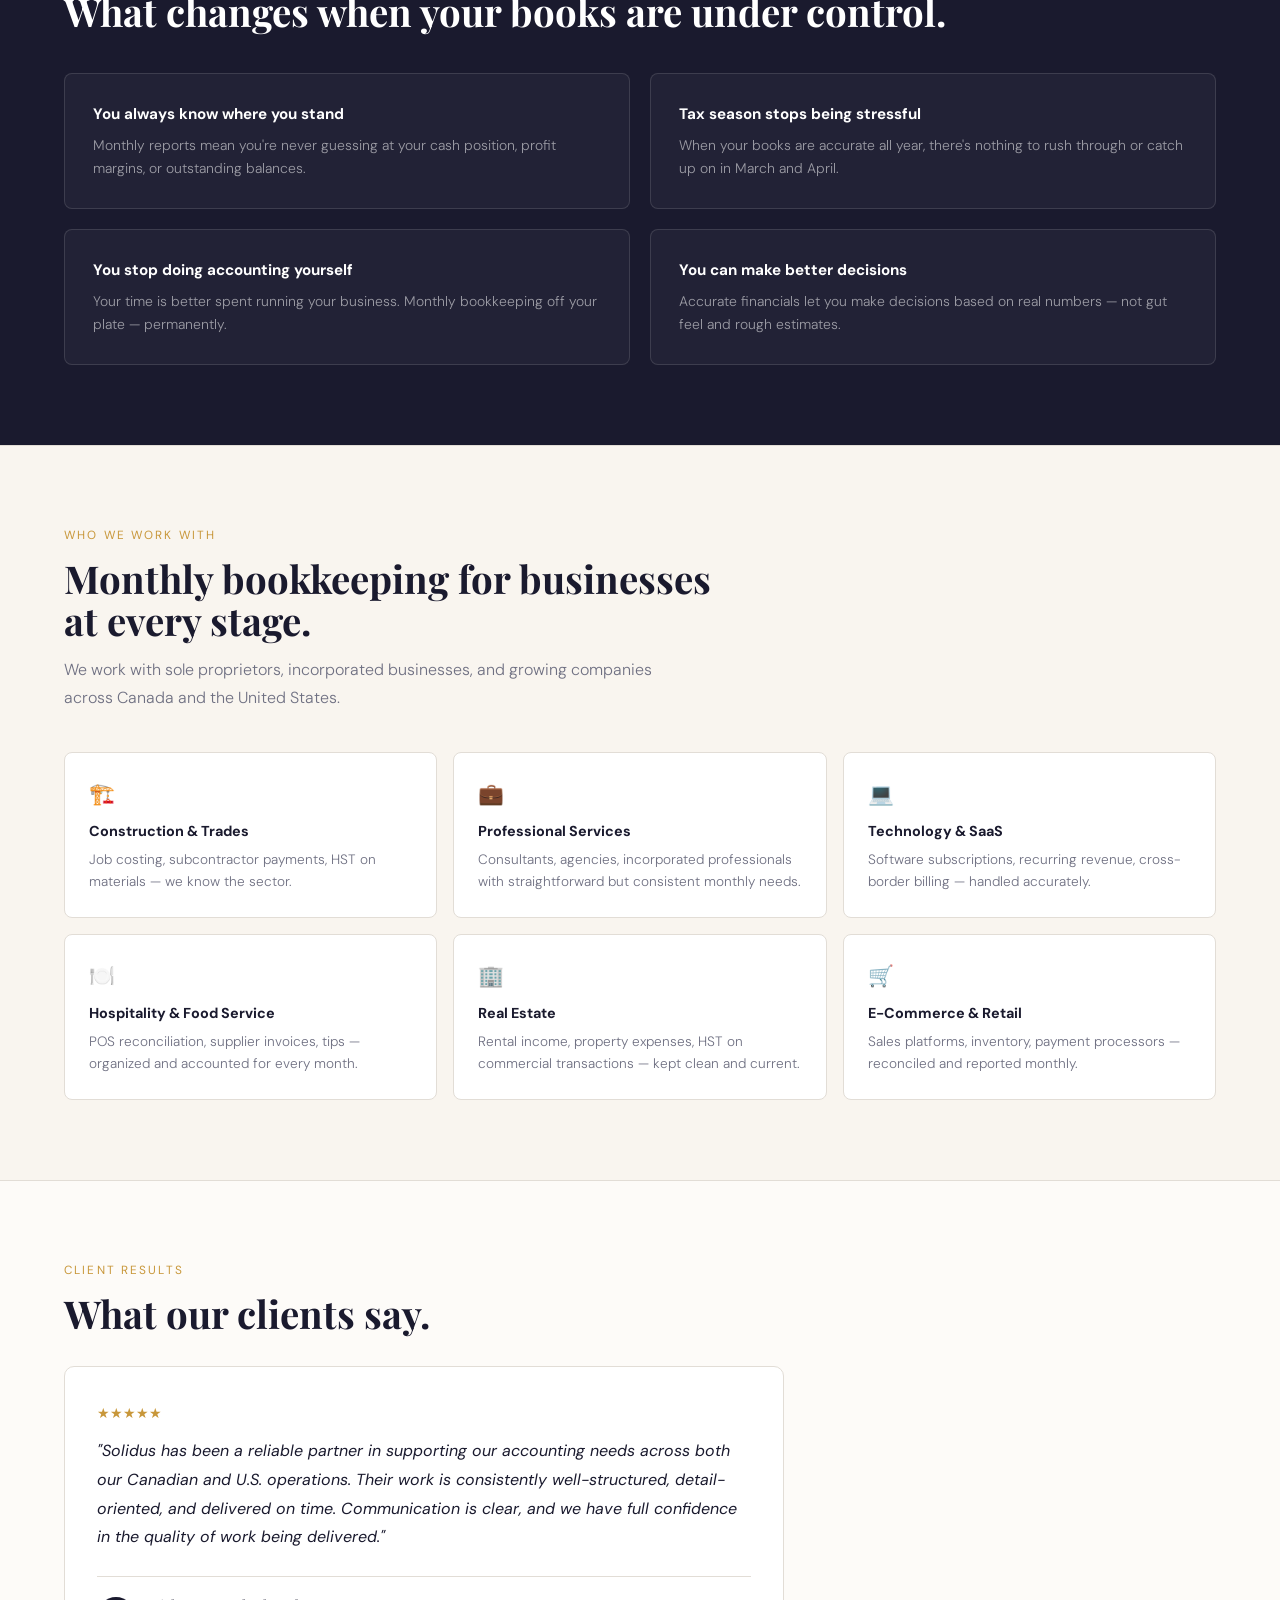
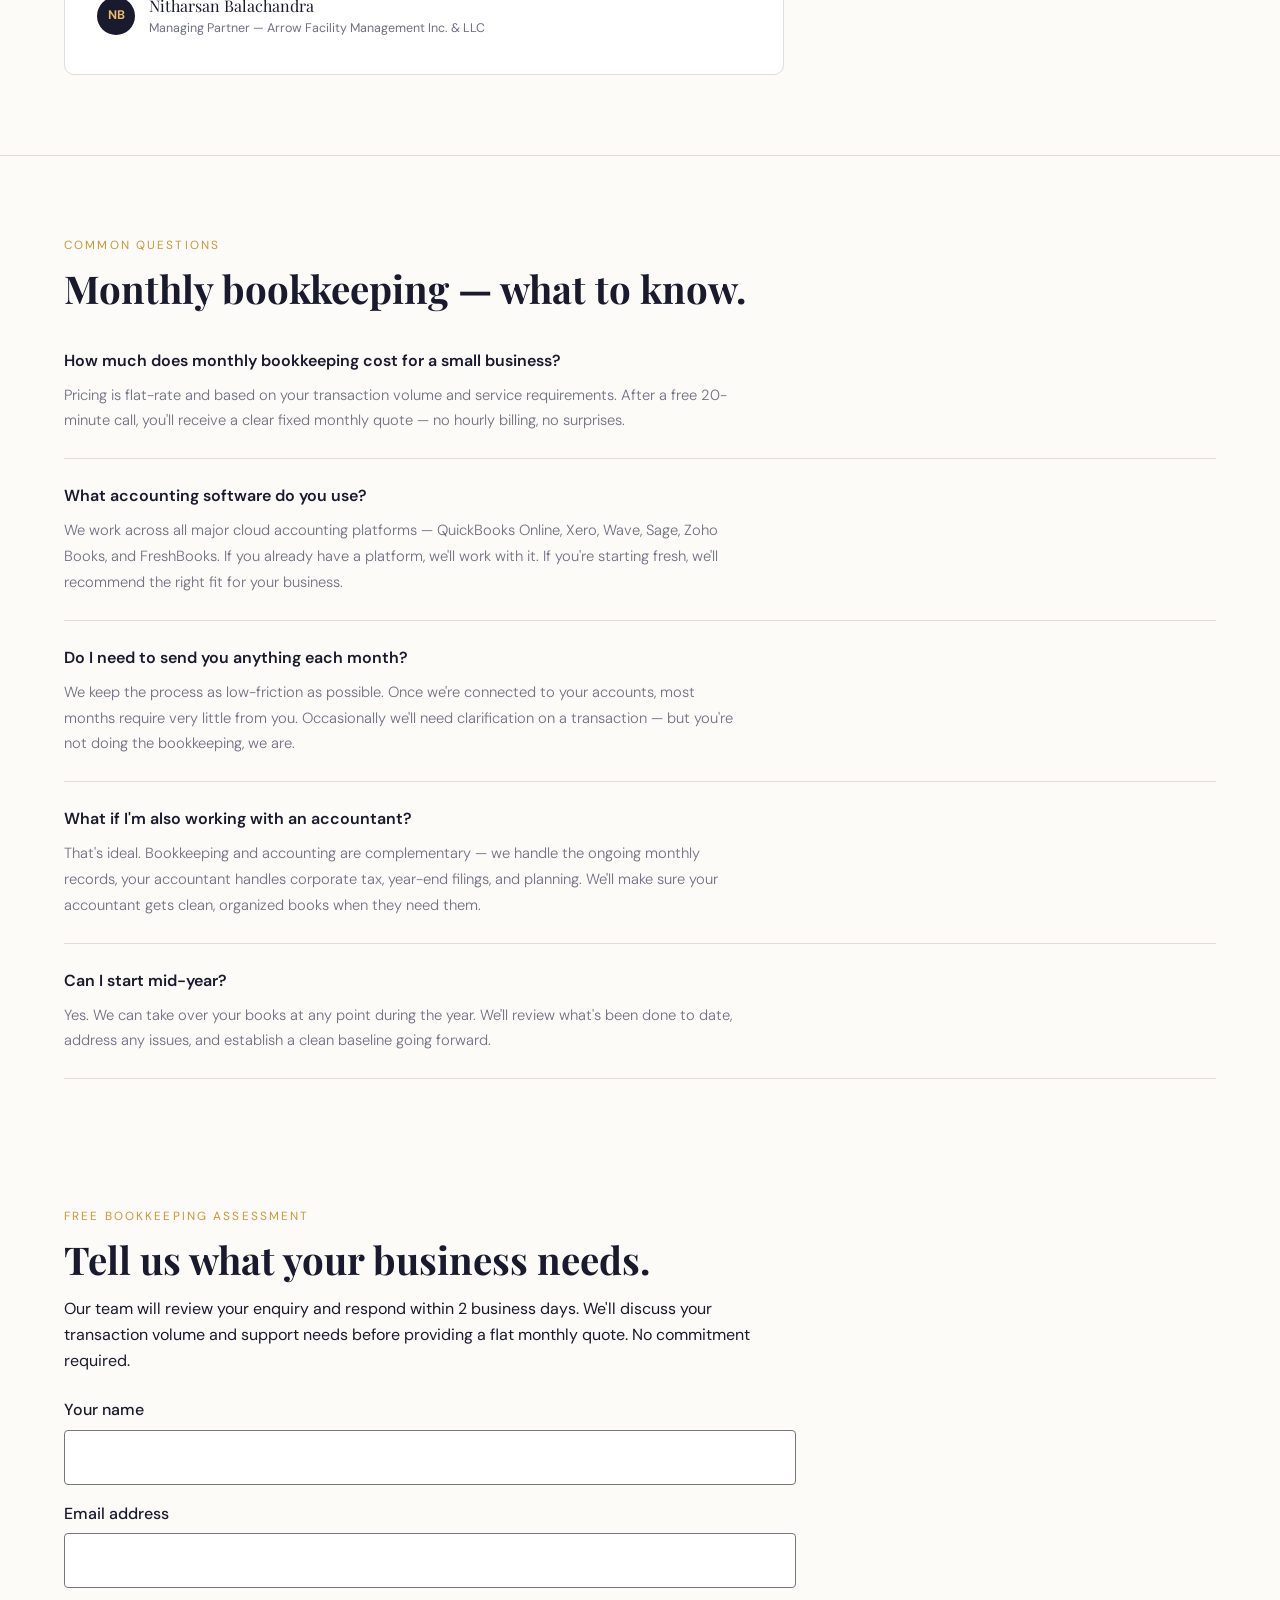
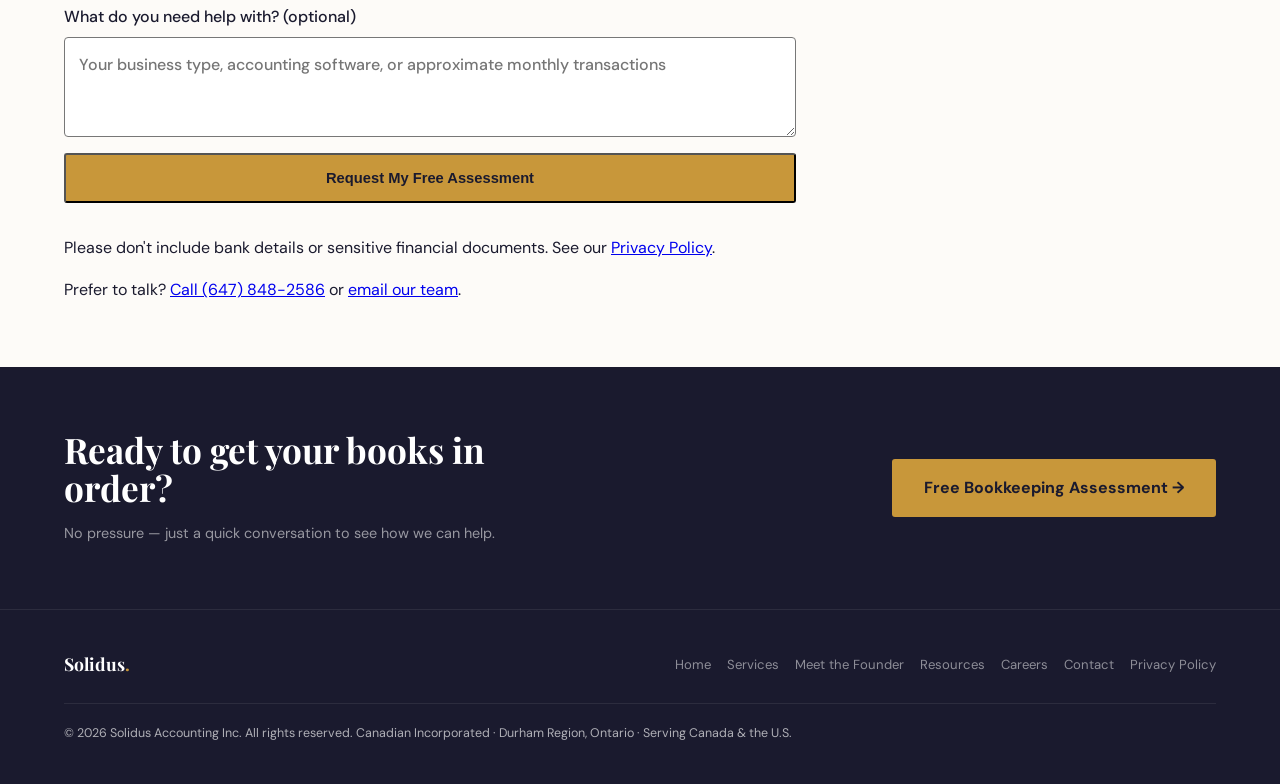
<file: monthly-bookkeeping-small-business.html>
<!DOCTYPE html>
<html lang="en">
<head>
  <meta charset="UTF-8" />
  <meta name="viewport" content="width=device-width, initial-scale=1.0" />
  <title>Monthly Bookkeeping for Small Businesses | Solidus Accounting Canada</title>
  <meta name="description" content="Monthly bookkeeping services for small businesses across Canada. Flat monthly rates, accurate books, clear financial reports. Remote-first, ACCA-qualified. Book a free call today." />
  <link rel="canonical" href="https://www.solidusaccounting.com/monthly-bookkeeping-small-business.html" />
  <link rel="icon" type="image/svg+xml" href="data:image/svg+xml,<svg xmlns='http://www.w3.org/2000/svg' viewBox='0 0 100 100'><rect width='100' height='100' rx='12' fill='%231a1a2e'/><text y='.9em' font-size='72' x='50%' dominant-baseline='middle' text-anchor='middle' font-family='serif' fill='%23c8973a'>S</text></svg>" />
  <meta property="og:type" content="website" />
  <meta property="og:url" content="https://www.solidusaccounting.com/monthly-bookkeeping-small-business.html" />
  <meta property="og:title" content="Monthly Bookkeeping for Small Businesses | Solidus Accounting Canada" />
  <meta property="og:description" content="Monthly bookkeeping for small businesses across Canada. Flat rates, accurate books, clear monthly reports. Remote-first." />
  <meta property="og:site_name" content="Solidus Accounting Inc." />

  <script type="application/ld+json">
  {
    "@context": "https://schema.org",
    "@type": "AccountingService",
    "name": "Solidus Accounting Inc.",
    "url": "https://www.solidusaccounting.com",
    "telephone": "+16478482586",
    "email": "contact@solidusaccounting.com",
    "description": "Monthly bookkeeping services for small businesses across Canada and the United States.",
    "areaServed": ["Canada", "United States", "Ontario", "Toronto", "Durham Region"],
    "serviceType": ["Monthly Bookkeeping", "Financial Reporting", "Account Reconciliations"]
  }
  </script>

  <script async src="https://www.googletagmanager.com/gtag/js?id=G-3WN8FC6KFJ"></script>
  <script>
    window.dataLayer = window.dataLayer || [];
    function gtag(){dataLayer.push(arguments);}
    gtag('js', new Date());
    gtag('config', 'G-3WN8FC6KFJ');
  </script>

  <link rel="preconnect" href="https://fonts.googleapis.com" />
  <link rel="preconnect" href="https://fonts.gstatic.com" crossorigin />
  <link href="https://fonts.googleapis.com/css2?family=Playfair+Display:wght@700;900&family=DM+Sans:wght@300;400;500;700&display=swap" rel="stylesheet" />

  <style>
    :root {
      --ink: #1a1a2e; --slate: #2d2d44;
      --gold: #c8973a; --gold-light: #e8b96a;
      --cream: #f9f5ef; --warm-white: #fdfbf8;
      --muted: #6f7082; --border: #e2ddd6; --panel: #f5f0e8;
    }
    * { box-sizing: border-box; margin: 0; padding: 0; }
    body { font-family: 'DM Sans', sans-serif; background: var(--warm-white); color: var(--ink); line-height: 1.6; }

    nav {
      position: sticky; top: 0; z-index: 100;
      display: flex; justify-content: space-between; align-items: center;
      padding: 0 5vw; height: 64px;
      background: rgba(253,251,248,0.97); backdrop-filter: blur(10px);
      border-bottom: 1px solid var(--border);
    }
    .nav-left { display: flex; align-items: center; gap: 2rem; }
    .logo { font-family: 'Playfair Display', serif; font-size: 1.2rem; font-weight: 700; text-decoration: none; color: var(--ink); }
    .logo span { color: var(--gold); }
    .nav-phone { font-size: 0.85rem; font-weight: 600; color: var(--ink); text-decoration: none; border-left: 1px solid var(--border); padding-left: 1.5rem; }
    .nav-phone:hover { color: var(--gold); }
    .links { display: flex; gap: 1.5rem; font-size: 0.9rem; align-items: center; }
    .links a { color: var(--slate); text-decoration: none; white-space: nowrap; }
    .links a:last-child { background: var(--ink); color: white; padding: 0.5rem 1rem; border-radius: 3px; }
    .hamburger { display: none; flex-direction: column; gap: 5px; background: none; border: none; cursor: pointer; padding: 4px; }
    .hamburger span { display: block; width: 24px; height: 2px; background: var(--ink); border-radius: 2px; }
    .mobile-menu { display: none; position: fixed; top: 64px; left: 0; right: 0; background: var(--warm-white); border-bottom: 1px solid var(--border); padding: 1.5rem 5vw; z-index: 99; flex-direction: column; gap: 0; }
    .mobile-menu.open { display: flex; }
    .mobile-menu a { color: var(--slate); text-decoration: none; font-size: 1rem; padding: 0.85rem 0; border-bottom: 1px solid var(--border); }
    .mobile-menu a:last-child { border-bottom: none; color: var(--gold); font-weight: 700; margin-top: 0.5rem; }

    .page-hero { padding: 7rem 5vw 5rem; border-bottom: 1px solid var(--border); max-width: 860px; }
    .eyebrow { font-size: 0.72rem; letter-spacing: 0.18em; text-transform: uppercase; color: var(--gold); margin-bottom: 1rem; }
    h1 { font-family: 'Playfair Display', serif; font-size: clamp(2.4rem, 5vw, 3.8rem); line-height: 1.05; letter-spacing: -0.02em; margin-bottom: 1.2rem; }
    h1 em { color: var(--gold); font-style: italic; }
    .hero-sub { font-size: 1.05rem; color: var(--muted); max-width: 600px; line-height: 1.75; font-weight: 300; margin-bottom: 2rem; }
    .btn { display: inline-block; text-decoration: none; padding: 0.95rem 1.75rem; border-radius: 3px; font-size: 0.92rem; font-weight: 700; }
    .btn-primary { background: var(--gold); color: var(--ink); }
    .btn-primary:hover { background: var(--gold-light); }
    .btn-secondary { border: 1.5px solid var(--ink); color: var(--ink); margin-left: 0.75rem; }
    .hero-actions { display: flex; flex-wrap: wrap; gap: 0.75rem; }
    .hero-trust { margin-top: 1.5rem; display: flex; gap: 1.5rem; flex-wrap: wrap; }
    .trust-item { font-size: 0.83rem; color: var(--muted); display: flex; align-items: center; gap: 0.4rem; }
    .trust-item::before { content: '✓'; color: var(--gold); font-weight: 700; }

    .section-label { color: var(--gold); text-transform: uppercase; letter-spacing: 0.18em; font-size: 0.74rem; margin-bottom: 0.75rem; }
    h2 { font-family: 'Playfair Display', serif; font-size: clamp(1.8rem, 3vw, 2.5rem); line-height: 1.1; margin-bottom: 0.9rem; }
    .section-sub { color: var(--muted); font-size: 1rem; line-height: 1.75; font-weight: 300; max-width: 620px; margin-bottom: 2.5rem; }

    /* WHAT'S INCLUDED */
    .included-section { padding: 5rem 5vw; }
    .included-grid { display: grid; grid-template-columns: repeat(3, 1fr); gap: 1.25rem; }
    .included-card { background: var(--panel); border: 1px solid var(--border); border-radius: 8px; padding: 1.75rem; }
    .included-card h3 { font-family: 'DM Sans', sans-serif; font-size: 0.95rem; font-weight: 700; color: var(--ink); margin-bottom: 0.5rem; }
    .included-card p { font-size: 0.87rem; color: var(--muted); line-height: 1.65; font-weight: 300; }
    .included-icon { font-size: 1.4rem; margin-bottom: 0.75rem; }

    /* EXPECT SECTION */
    .expect-section { background: var(--ink); padding: 5rem 5vw; }
    .expect-section .section-label { color: var(--gold-light); }
    .expect-section h2 { color: white; }
    .expect-grid { display: grid; grid-template-columns: repeat(2, 1fr); gap: 1.25rem; margin-top: 2.5rem; }
    .expect-item { border: 1px solid rgba(255,255,255,0.12); border-radius: 8px; padding: 1.75rem; background: rgba(255,255,255,0.04); }
    .expect-item h3 { font-size: 0.95rem; font-weight: 700; color: white; margin-bottom: 0.5rem; }
    .expect-item p { font-size: 0.87rem; color: rgba(255,255,255,0.55); line-height: 1.65; font-weight: 300; }

    /* WHO IT'S FOR */
    .who-section { padding: 5rem 5vw; background: var(--cream); border-top: 1px solid var(--border); }
    .who-grid { display: grid; grid-template-columns: repeat(3, 1fr); gap: 1rem; margin-top: 2.5rem; }
    .who-card { background: white; border: 1px solid var(--border); border-radius: 8px; padding: 1.5rem; }
    .who-card h3 { font-size: 0.9rem; font-weight: 700; color: var(--ink); margin-bottom: 0.4rem; }
    .who-card p { font-size: 0.85rem; color: var(--muted); line-height: 1.6; font-weight: 300; }
    .who-icon { font-size: 1.3rem; margin-bottom: 0.6rem; }

    /* TESTIMONIAL */
    .testimonial-section { padding: 5rem 5vw; border-top: 1px solid var(--border); }
    .testimonial-card { background: white; border: 1px solid var(--border); border-radius: 10px; padding: 2.2rem 2rem; max-width: 720px; }
    .stars { color: var(--gold); font-size: 0.9rem; margin-bottom: 0.75rem; }
    .quote { color: var(--ink); font-size: 1rem; line-height: 1.8; font-style: italic; margin-bottom: 1.5rem; }
    .attribution { border-top: 1px solid var(--border); padding-top: 1rem; display: flex; align-items: center; gap: 0.85rem; }
    .avatar { width: 38px; height: 38px; border-radius: 50%; background: var(--ink); color: var(--gold-light); display: flex; align-items: center; justify-content: center; font-size: 0.78rem; font-weight: 700; flex-shrink: 0; }
    .attr-name { font-family: 'Playfair Display', serif; font-size: 1rem; color: var(--ink); }
    .attr-role { font-size: 0.78rem; color: var(--muted); }

    /* FAQ */
    .faq-section { padding: 5rem 5vw; border-top: 1px solid var(--border); }
    .faq-item { border-bottom: 1px solid var(--border); padding: 1.5rem 0; }
    .faq-item h3 { font-size: 1rem; font-weight: 600; color: var(--ink); margin-bottom: 0.6rem; }
    .faq-item p { font-size: 0.92rem; color: var(--muted); line-height: 1.75; font-weight: 300; max-width: 680px; }

    .cta-strip { background: var(--ink); padding: 4rem 5vw; display: flex; justify-content: space-between; align-items: center; flex-wrap: wrap; gap: 2rem; }
    .cta-strip h2 { font-family: 'Playfair Display', serif; color: white; font-size: clamp(1.6rem, 3vw, 2.2rem); max-width: 500px; }
    .cta-strip p { color: rgba(255,255,255,0.55); font-size: 0.9rem; margin-top: 0.5rem; }

    footer { background: var(--ink); color: rgba(255,255,255,0.65); padding: 2.5rem 5vw; display: flex; justify-content: space-between; gap: 1rem; flex-wrap: wrap; align-items: center; border-top: 1px solid rgba(255,255,255,0.08); }
    .footer-logo { font-family: 'Playfair Display', serif; font-size: 1.1rem; color: white; font-weight: 700; }
    .footer-logo span { color: var(--gold); }
    .footer-links { display: flex; gap: 1rem; flex-wrap: wrap; }
    .footer-links a { color: rgba(255,255,255,0.5); text-decoration: none; font-size: 0.82rem; }
    .footer-bottom { width: 100%; font-size: 0.78rem; padding-top: 1.25rem; border-top: 1px solid rgba(255,255,255,0.08); margin-top: 0.5rem; }

    @media (max-width: 768px) {
      .links { display: none; }
      .nav-phone { display: none; }
      .hamburger { display: flex; }
      .included-grid, .expect-grid, .who-grid { grid-template-columns: 1fr; }
      .btn-secondary { margin-left: 0; }
    }
    @media (max-width: 980px) {
      .included-grid, .who-grid { grid-template-columns: repeat(2, 1fr); }
    }
  </style>
  <link rel="stylesheet" href="lead-form.css" />
  <script src="lead-form.js" defer></script>
</head>
<body>

<nav>
  <div class="nav-left">
    <a href="index.html" class="logo">Solidus<span>.</span></a>
    <a href="tel:+16478482586" class="nav-phone">📞 (647) 848-2586</a>
  </div>
  <div class="links">
    <a href="index.html#services">Services</a>
    <a href="index.html#about">About</a>
    <a href="index.html#founder">Meet the Founder</a>
    <a href="index.html#testimonials">Clients</a>
    <a href="resources.html">Resources</a>
    <a href="careers.html">Careers</a>
    <a href="#contact">Get in Touch</a>
  </div>
  <button class="hamburger" id="hamburger" aria-label="Open menu">
    <span></span><span></span><span></span>
  </button>
</nav>
<div class="mobile-menu" id="mobileMenu">
  <a href="index.html#services">Services</a>
  <a href="index.html#about">About</a>
  <a href="index.html#founder">Meet the Founder</a>
  <a href="index.html#testimonials">Clients</a>
  <a href="resources.html">Resources</a>
  <a href="careers.html">Careers</a>
  <a href="#contact">Get in Touch →</a>
</div>

<!-- HERO -->
<div class="page-hero">
  <p class="eyebrow">Monthly Bookkeeping — Canada & United States</p>
  <h1>Know your numbers.<br><em>Every single month.</em></h1>
  <p class="hero-sub">Solidus provides reliable monthly bookkeeping for small and growing businesses across Canada and the United States. Accurate books, clear reports, flat pricing — delivered consistently, month after month.</p>
  <div class="hero-actions">
    <a href="#contact" class="btn btn-primary">Free Bookkeeping Assessment</a>
    <a href="index.html#services" class="btn btn-secondary">See All Services</a>
  </div>
  <div class="hero-trust">
    <span class="trust-item">Always up-to-date books</span>
    <span class="trust-item">Clear monthly financials</span>
    <span class="trust-item">No surprises at tax time</span>
    <span class="trust-item">Flat monthly pricing</span>
  </div>
</div>

<!-- WHAT'S INCLUDED -->
<div class="included-section">
  <div class="section-label">What's Included</div>
  <h2>Everything your business needs,<br>handled every month.</h2>
  <p class="section-sub">Our monthly bookkeeping service is comprehensive — not a stripped-down package that leaves you doing half the work yourself.</p>
  <div class="included-grid">
    <div class="included-card">
      <div class="included-icon">📒</div>
      <h3>Transaction Categorization</h3>
      <p>Every transaction coded accurately to the right account — income, expenses, assets, and liabilities — every month.</p>
    </div>
    <div class="included-card">
      <div class="included-icon">🏦</div>
      <h3>Bank & Card Reconciliations</h3>
      <p>All bank accounts and credit cards reconciled monthly so your books match your actual balances.</p>
    </div>
    <div class="included-card">
      <div class="included-icon">📊</div>
      <h3>Monthly Financial Reports</h3>
      <p>Profit & loss statement, balance sheet, and any reports you need — clear, accurate, and delivered on schedule.</p>
    </div>
    <div class="included-card">
      <div class="included-icon">☁️</div>
      <h3>Cloud Platform Management</h3>
      <p>We work in QuickBooks, Xero, Wave, Sage, or your preferred platform — keeping everything organized and current.</p>
    </div>
    <div class="included-card">
      <div class="included-icon">💬</div>
      <h3>Ongoing Support & Communication</h3>
      <p>Questions come up — we respond within 2 business days. You're never left waiting on an answer.</p>
    </div>
    <div class="included-card">
      <div class="included-icon">📅</div>
      <h3>Year-Round Tax Readiness</h3>
      <p>Clean, organized books throughout the year mean no scrambling at tax time. Your accountant gets what they need, when they need it.</p>
    </div>
  </div>
</div>

<!-- WHAT TO EXPECT -->
<div class="expect-section">
  <div class="section-label">What to Expect</div>
  <h2>What changes when your books are under control.</h2>
  <div class="expect-grid">
    <div class="expect-item">
      <h3>You always know where you stand</h3>
      <p>Monthly reports mean you're never guessing at your cash position, profit margins, or outstanding balances.</p>
    </div>
    <div class="expect-item">
      <h3>Tax season stops being stressful</h3>
      <p>When your books are accurate all year, there's nothing to rush through or catch up on in March and April.</p>
    </div>
    <div class="expect-item">
      <h3>You stop doing accounting yourself</h3>
      <p>Your time is better spent running your business. Monthly bookkeeping off your plate — permanently.</p>
    </div>
    <div class="expect-item">
      <h3>You can make better decisions</h3>
      <p>Accurate financials let you make decisions based on real numbers — not gut feel and rough estimates.</p>
    </div>
  </div>
</div>

<!-- WHO IT'S FOR -->
<div class="who-section">
  <div class="section-label">Who We Work With</div>
  <h2>Monthly bookkeeping for businesses<br>at every stage.</h2>
  <p class="section-sub">We work with sole proprietors, incorporated businesses, and growing companies across Canada and the United States.</p>
  <div class="who-grid">
    <div class="who-card">
      <div class="who-icon">🏗️</div>
      <h3>Construction & Trades</h3>
      <p>Job costing, subcontractor payments, HST on materials — we know the sector.</p>
    </div>
    <div class="who-card">
      <div class="who-icon">💼</div>
      <h3>Professional Services</h3>
      <p>Consultants, agencies, incorporated professionals with straightforward but consistent monthly needs.</p>
    </div>
    <div class="who-card">
      <div class="who-icon">💻</div>
      <h3>Technology & SaaS</h3>
      <p>Software subscriptions, recurring revenue, cross-border billing — handled accurately.</p>
    </div>
    <div class="who-card">
      <div class="who-icon">🍽️</div>
      <h3>Hospitality & Food Service</h3>
      <p>POS reconciliation, supplier invoices, tips — organized and accounted for every month.</p>
    </div>
    <div class="who-card">
      <div class="who-icon">🏢</div>
      <h3>Real Estate</h3>
      <p>Rental income, property expenses, HST on commercial transactions — kept clean and current.</p>
    </div>
    <div class="who-card">
      <div class="who-icon">🛒</div>
      <h3>E-Commerce & Retail</h3>
      <p>Sales platforms, inventory, payment processors — reconciled and reported monthly.</p>
    </div>
  </div>
</div>

<!-- TESTIMONIAL -->
<div class="testimonial-section">
  <div class="section-label">Client Results</div>
  <h2>What our clients say.</h2>
  <div class="testimonial-card" style="margin-top:2rem;">
    <div class="stars">★★★★★</div>
    <p class="quote">"Solidus has been a reliable partner in supporting our accounting needs across both our Canadian and U.S. operations. Their work is consistently well-structured, detail-oriented, and delivered on time. Communication is clear, and we have full confidence in the quality of work being delivered."</p>
    <div class="attribution">
      <div class="avatar">NB</div>
      <div>
        <div class="attr-name">Nitharsan Balachandra</div>
        <div class="attr-role">Managing Partner — Arrow Facility Management Inc. & LLC</div>
      </div>
    </div>
  </div>
</div>

<!-- FAQ -->
<div class="faq-section">
  <div class="section-label">Common Questions</div>
  <h2>Monthly bookkeeping — what to know.</h2>

  <div class="faq-item">
    <h3>How much does monthly bookkeeping cost for a small business?</h3>
    <p>Pricing is flat-rate and based on your transaction volume and service requirements. After a free 20-minute call, you'll receive a clear fixed monthly quote — no hourly billing, no surprises.</p>
  </div>
  <div class="faq-item">
    <h3>What accounting software do you use?</h3>
    <p>We work across all major cloud accounting platforms — QuickBooks Online, Xero, Wave, Sage, Zoho Books, and FreshBooks. If you already have a platform, we'll work with it. If you're starting fresh, we'll recommend the right fit for your business.</p>
  </div>
  <div class="faq-item">
    <h3>Do I need to send you anything each month?</h3>
    <p>We keep the process as low-friction as possible. Once we're connected to your accounts, most months require very little from you. Occasionally we'll need clarification on a transaction — but you're not doing the bookkeeping, we are.</p>
  </div>
  <div class="faq-item">
    <h3>What if I'm also working with an accountant?</h3>
    <p>That's ideal. Bookkeeping and accounting are complementary — we handle the ongoing monthly records, your accountant handles corporate tax, year-end filings, and planning. We'll make sure your accountant gets clean, organized books when they need them.</p>
  </div>
  <div class="faq-item">
    <h3>Can I start mid-year?</h3>
    <p>Yes. We can take over your books at any point during the year. We'll review what's been done to date, address any issues, and establish a clean baseline going forward.</p>
  </div>
</div>

<section class="lead-contact" id="contact" aria-labelledby="assessment-title">
  <div class="section-label">Free Bookkeeping Assessment</div>
  <h2 id="assessment-title">Tell us what your business needs.</h2>
  <p>Our team will review your enquiry and respond within 2 business days. We'll discuss your transaction volume and support needs before providing a flat monthly quote. No commitment required.</p>
  <form class="lead-form" action="https://formspree.io/f/mgonowjr" method="POST">
    <label>Your name<input name="firstName" autocomplete="name" required maxlength="120" /></label>
    <label>Email address<input type="email" name="email" autocomplete="email" required maxlength="254" /></label>
    <label>What do you need help with? (optional)<textarea name="message" placeholder="Your business type, accounting software, or approximate monthly transactions"></textarea></label>
    <input type="hidden" name="serviceType" value="Monthly Bookkeeping" />
    <input type="hidden" name="sourcePage" value="monthly-bookkeeping-small-business" />
    <input class="lead-honeypot" type="text" name="_gotcha" tabindex="-1" autocomplete="off" aria-hidden="true" />
    <button class="btn btn-primary" type="submit">Request My Free Assessment</button>
    <div role="status" aria-live="polite" aria-atomic="true"></div>
  </form>
  <p>Please don't include bank details or sensitive financial documents. See our <a href="privacy.html">Privacy Policy</a>.</p>
  <p>Prefer to talk? <a href="tel:+16478482586">Call (647) 848-2586</a> or <a href="mailto:contact@solidusaccounting.com">email our team</a>.</p>
</section>

<!-- CTA -->
<div class="cta-strip">
  <div>
    <h2>Ready to get your books in order?</h2>
    <p>No pressure — just a quick conversation to see how we can help.</p>
  </div>
  <a href="#contact" class="btn btn-primary" style="font-size:1rem; padding:1rem 2rem;">Free Bookkeeping Assessment →</a>
</div>

<footer>
  <div class="footer-logo">Solidus<span>.</span></div>
  <div class="footer-links">
    <a href="index.html">Home</a>
    <a href="index.html#services">Services</a>
    <a href="index.html#founder">Meet the Founder</a>
    <a href="resources.html">Resources</a>
    <a href="careers.html">Careers</a>
    <a href="#contact">Contact</a>
    <a href="privacy.html">Privacy Policy</a>
  </div>
  <div class="footer-bottom">© 2026 Solidus Accounting Inc. All rights reserved. Canadian Incorporated · Durham Region, Ontario · Serving Canada & the U.S.</div>
</footer>

<script>
  const hamburger = document.getElementById('hamburger');
  const mobileMenu = document.getElementById('mobileMenu');
  hamburger.addEventListener('click', () => {
    hamburger.classList.toggle('open');
    mobileMenu.classList.toggle('open');
  });
</script>
</body>
</html>
</file>
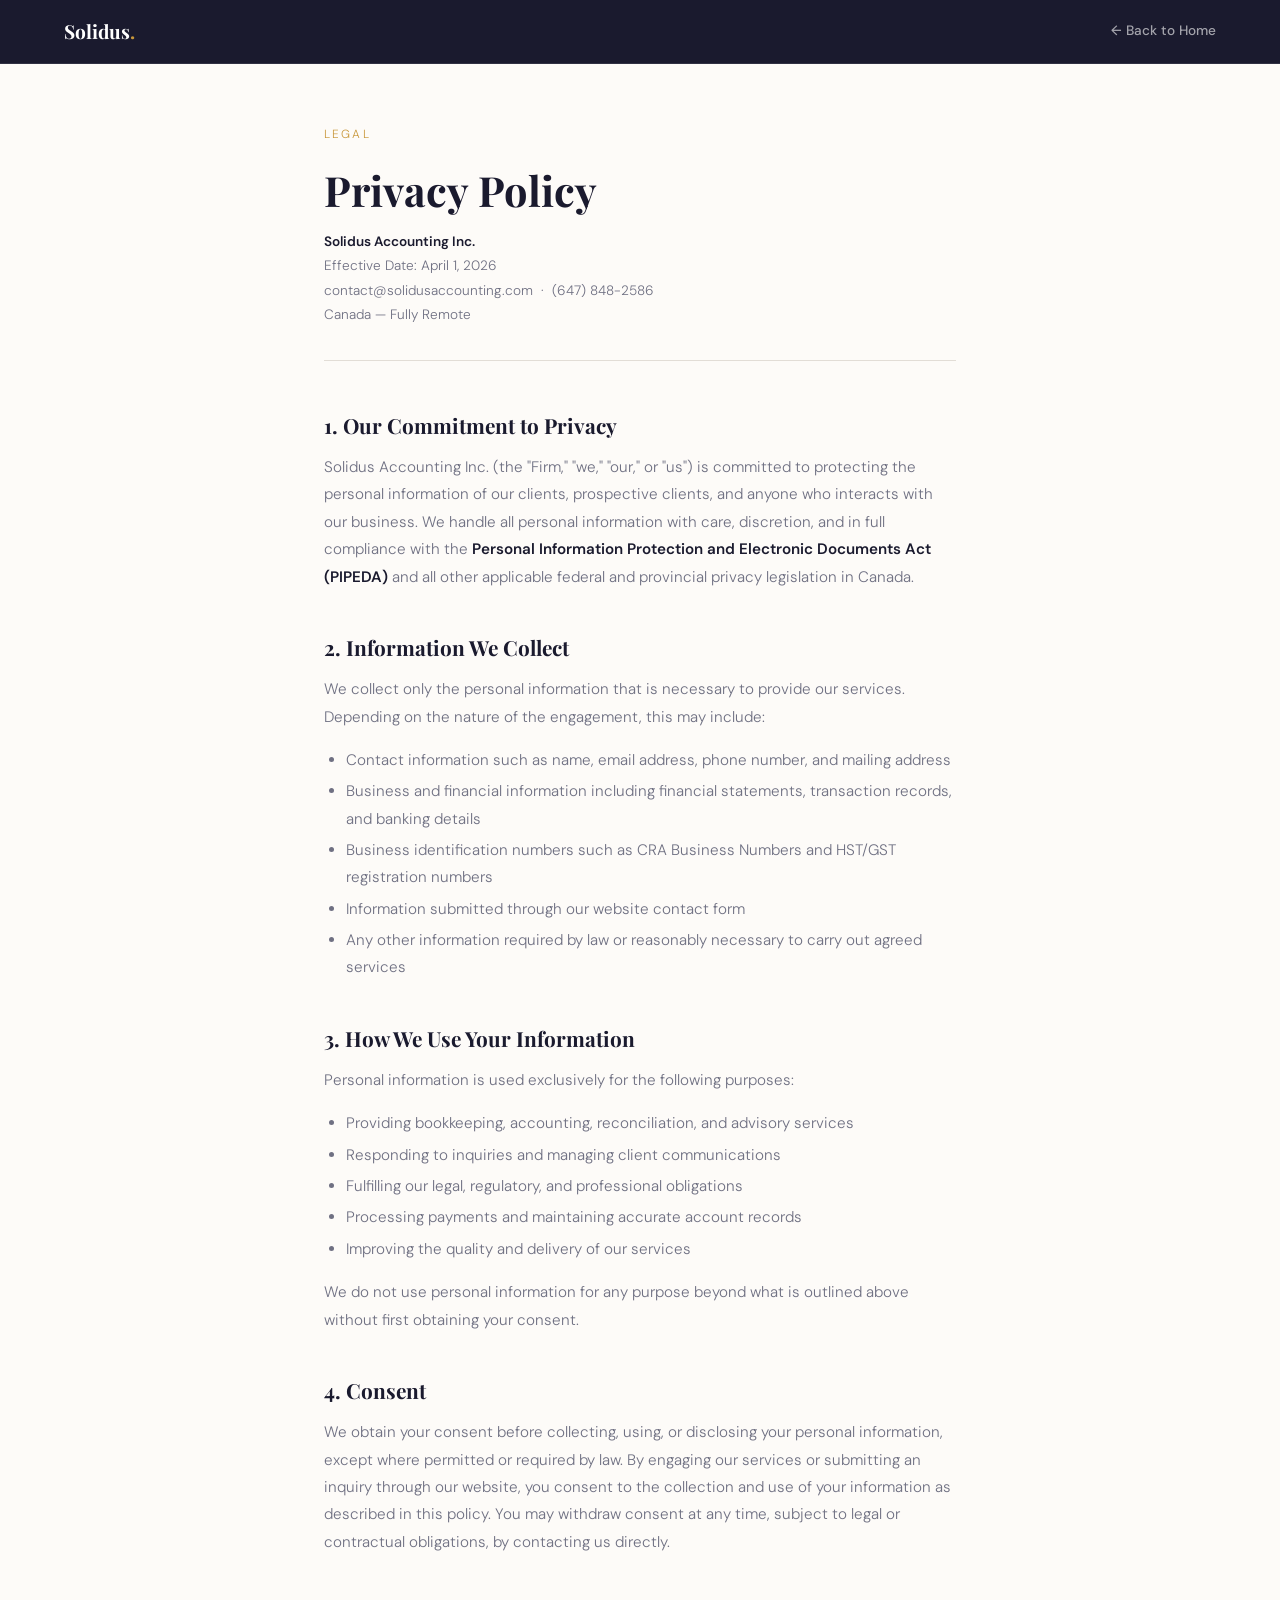
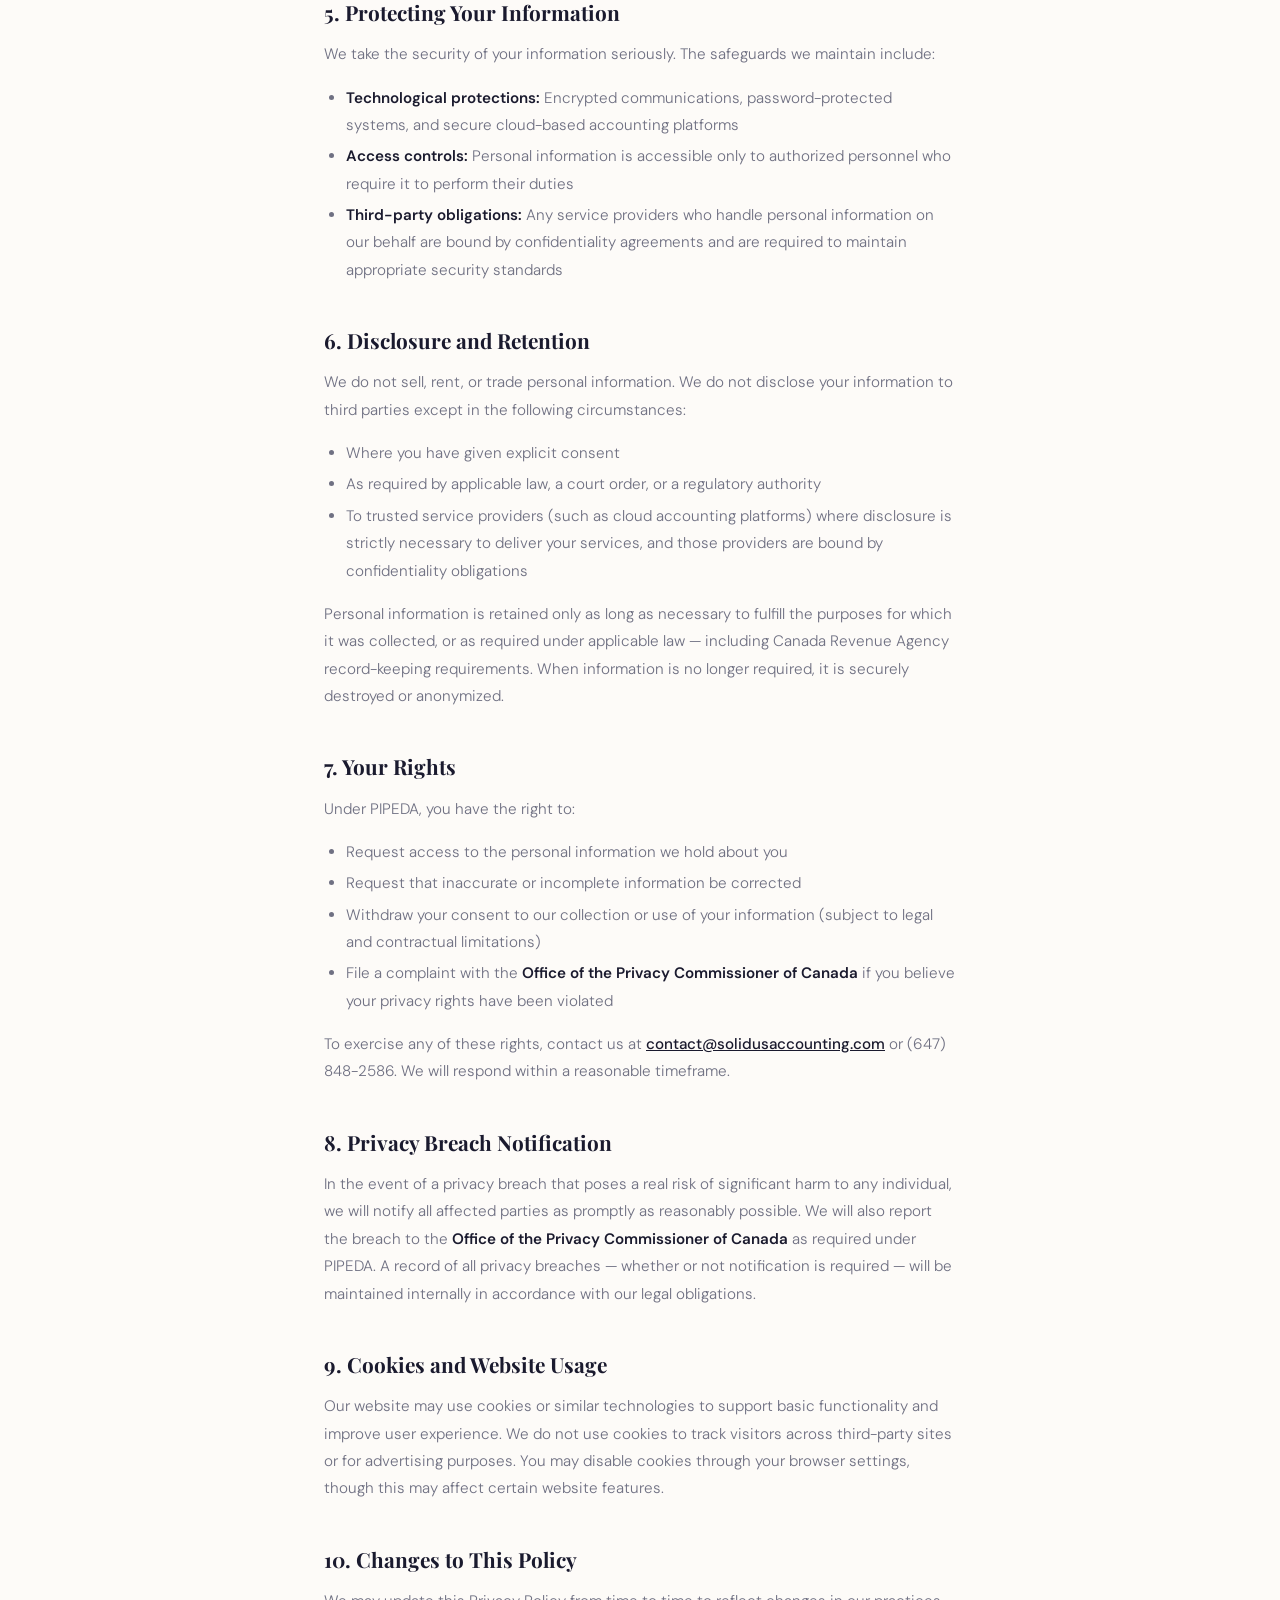
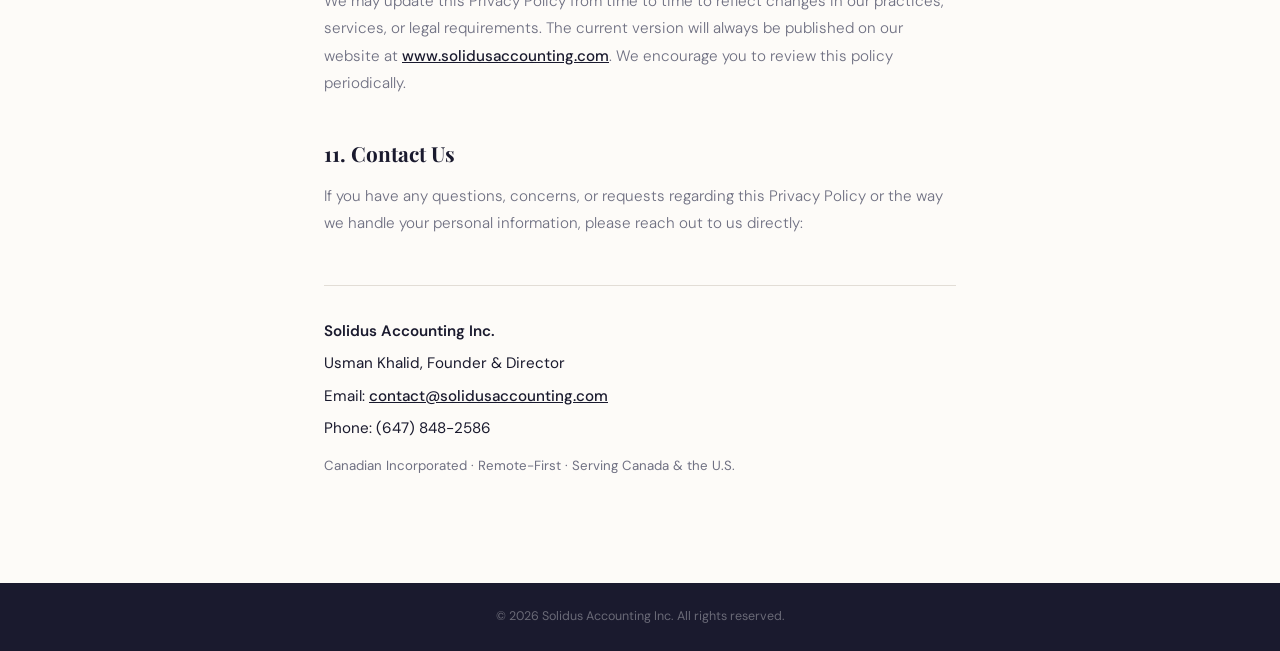
<file: privacy.html>
<!DOCTYPE html>
<html lang="en">
<head>
  <meta charset="UTF-8" />
  <meta name="viewport" content="width=device-width, initial-scale=1.0" />
  <title>Privacy Policy — Solidus Accounting Inc.</title>
  <link rel="canonical" href="https://www.solidusaccounting.com/privacy.html" />
  <link rel="icon" type="image/svg+xml" href="data:image/svg+xml,<svg xmlns='http://www.w3.org/2000/svg' viewBox='0 0 100 100'><rect width='100' height='100' rx='12' fill='%231a1a2e'/><text y='.9em' font-size='72' x='50%' dominant-baseline='middle' text-anchor='middle' font-family='serif' fill='%23c8973a'>S</text></svg>" />
  <meta property="og:title" content="Privacy Policy — Solidus Accounting Inc." />
  <meta property="og:url" content="https://www.solidusaccounting.com/privacy.html" />
  <meta property="og:site_name" content="Solidus Accounting Inc." />
  <!-- Replace G-XXXXXXXXXX with your GA4 ID -->
  <script async src="https://www.googletagmanager.com/gtag/js?id=G-3WN8FC6KFJ"></script>
  <script>
    window.dataLayer = window.dataLayer || [];
    function gtag(){dataLayer.push(arguments);}
    gtag('js', new Date());
    gtag('config', 'G-3WN8FC6KFJ');
  </script>
  <link rel="preconnect" href="https://fonts.googleapis.com" />
  <link rel="preconnect" href="https://fonts.gstatic.com" crossorigin />
  <link href="https://fonts.googleapis.com/css2?family=Playfair+Display:wght@700&family=DM+Sans:wght@300;400;500;700&display=swap" rel="stylesheet" />
  <style>
    :root {
      --ink: #1a1a2e; --gold: #c8973a; --cream: #f9f5ef;
      --warm-white: #fdfbf8; --muted: #6f7082; --border: #e2ddd6;
    }
    * { box-sizing: border-box; margin: 0; padding: 0; }
    body { font-family: 'DM Sans', sans-serif; background: var(--warm-white); color: var(--ink); line-height: 1.6; }
    nav {
      display: flex; justify-content: space-between; align-items: center;
      padding: 1rem 5vw; background: var(--ink);
      border-bottom: 1px solid rgba(255,255,255,0.1);
    }
    .logo { font-family: 'Playfair Display', serif; font-size: 1.2rem; font-weight: 700; color: white; }
    .logo span { color: var(--gold); }
    .back { color: rgba(255,255,255,0.6); text-decoration: none; font-size: 0.85rem; }
    .back:hover { color: var(--gold); }
    .page { max-width: 760px; margin: 0 auto; padding: 60px 5vw 100px; }
    .page-label { color: var(--gold); text-transform: uppercase; letter-spacing: 0.18em; font-size: 0.74rem; margin-bottom: 0.75rem; }
    h1 { font-family: 'Playfair Display', serif; font-size: 2.6rem; color: var(--ink); margin-bottom: 0.4rem; }
    .effective { font-size: 0.85rem; color: var(--muted); margin-bottom: 3rem; padding-bottom: 2rem; border-bottom: 1px solid var(--border); line-height: 1.8; }
    h2 { font-family: 'Playfair Display', serif; font-size: 1.3rem; color: var(--ink); margin-top: 2.5rem; margin-bottom: 0.75rem; }
    p { font-size: 0.95rem; color: var(--muted); line-height: 1.8; margin-bottom: 1rem; font-weight: 300; }
    ul { margin: 0.5rem 0 1rem 1.4rem; }
    ul li { font-size: 0.95rem; color: var(--muted); line-height: 1.8; font-weight: 300; margin-bottom: 0.25rem; }
    strong { color: var(--ink); font-weight: 600; }
    a { color: var(--ink); font-weight: 500; }
    .signature { margin-top: 3rem; padding-top: 2rem; border-top: 1px solid var(--border); }
    .signature p { color: var(--ink); font-weight: 400; margin-bottom: 0.3rem; }
    footer { background: var(--ink); padding: 1.5rem 5vw; text-align: center; color: rgba(255,255,255,0.35); font-size: 0.78rem; }
  </style>
</head>
<body>

<nav>
  <div class="logo">Solidus<span>.</span></div>
  <a href="index.html" class="back">← Back to Home</a>
</nav>

<div class="page">
  <p class="page-label">Legal</p>
  <h1>Privacy Policy</h1>
  <p class="effective">
    <strong>Solidus Accounting Inc.</strong><br />
    Effective Date: April 1, 2026<br />
    contact@solidusaccounting.com &nbsp;·&nbsp; (647) 848-2586<br />
    Canada — Fully Remote
  </p>

  <h2>1. Our Commitment to Privacy</h2>
  <p>Solidus Accounting Inc. (the "Firm," "we," "our," or "us") is committed to protecting the personal information of our clients, prospective clients, and anyone who interacts with our business. We handle all personal information with care, discretion, and in full compliance with the <strong>Personal Information Protection and Electronic Documents Act (PIPEDA)</strong> and all other applicable federal and provincial privacy legislation in Canada.</p>

  <h2>2. Information We Collect</h2>
  <p>We collect only the personal information that is necessary to provide our services. Depending on the nature of the engagement, this may include:</p>
  <ul>
    <li>Contact information such as name, email address, phone number, and mailing address</li>
    <li>Business and financial information including financial statements, transaction records, and banking details</li>
    <li>Business identification numbers such as CRA Business Numbers and HST/GST registration numbers</li>
    <li>Information submitted through our website contact form</li>
    <li>Any other information required by law or reasonably necessary to carry out agreed services</li>
  </ul>

  <h2>3. How We Use Your Information</h2>
  <p>Personal information is used exclusively for the following purposes:</p>
  <ul>
    <li>Providing bookkeeping, accounting, reconciliation, and advisory services</li>
    <li>Responding to inquiries and managing client communications</li>
    <li>Fulfilling our legal, regulatory, and professional obligations</li>
    <li>Processing payments and maintaining accurate account records</li>
    <li>Improving the quality and delivery of our services</li>
  </ul>
  <p>We do not use personal information for any purpose beyond what is outlined above without first obtaining your consent.</p>

  <h2>4. Consent</h2>
  <p>We obtain your consent before collecting, using, or disclosing your personal information, except where permitted or required by law. By engaging our services or submitting an inquiry through our website, you consent to the collection and use of your information as described in this policy. You may withdraw consent at any time, subject to legal or contractual obligations, by contacting us directly.</p>

  <h2>5. Protecting Your Information</h2>
  <p>We take the security of your information seriously. The safeguards we maintain include:</p>
  <ul>
    <li><strong>Technological protections:</strong> Encrypted communications, password-protected systems, and secure cloud-based accounting platforms</li>
    <li><strong>Access controls:</strong> Personal information is accessible only to authorized personnel who require it to perform their duties</li>
    <li><strong>Third-party obligations:</strong> Any service providers who handle personal information on our behalf are bound by confidentiality agreements and are required to maintain appropriate security standards</li>
  </ul>

  <h2>6. Disclosure and Retention</h2>
  <p>We do not sell, rent, or trade personal information. We do not disclose your information to third parties except in the following circumstances:</p>
  <ul>
    <li>Where you have given explicit consent</li>
    <li>As required by applicable law, a court order, or a regulatory authority</li>
    <li>To trusted service providers (such as cloud accounting platforms) where disclosure is strictly necessary to deliver your services, and those providers are bound by confidentiality obligations</li>
  </ul>
  <p>Personal information is retained only as long as necessary to fulfill the purposes for which it was collected, or as required under applicable law — including Canada Revenue Agency record-keeping requirements. When information is no longer required, it is securely destroyed or anonymized.</p>

  <h2>7. Your Rights</h2>
  <p>Under PIPEDA, you have the right to:</p>
  <ul>
    <li>Request access to the personal information we hold about you</li>
    <li>Request that inaccurate or incomplete information be corrected</li>
    <li>Withdraw your consent to our collection or use of your information (subject to legal and contractual limitations)</li>
    <li>File a complaint with the <strong>Office of the Privacy Commissioner of Canada</strong> if you believe your privacy rights have been violated</li>
  </ul>
  <p>To exercise any of these rights, contact us at <a href="mailto:contact@solidusaccounting.com">contact@solidusaccounting.com</a> or (647) 848-2586. We will respond within a reasonable timeframe.</p>

  <h2>8. Privacy Breach Notification</h2>
  <p>In the event of a privacy breach that poses a real risk of significant harm to any individual, we will notify all affected parties as promptly as reasonably possible. We will also report the breach to the <strong>Office of the Privacy Commissioner of Canada</strong> as required under PIPEDA. A record of all privacy breaches — whether or not notification is required — will be maintained internally in accordance with our legal obligations.</p>

  <h2>9. Cookies and Website Usage</h2>
  <p>Our website may use cookies or similar technologies to support basic functionality and improve user experience. We do not use cookies to track visitors across third-party sites or for advertising purposes. You may disable cookies through your browser settings, though this may affect certain website features.</p>

  <h2>10. Changes to This Policy</h2>
  <p>We may update this Privacy Policy from time to time to reflect changes in our practices, services, or legal requirements. The current version will always be published on our website at <a href="https://www.solidusaccounting.com">www.solidusaccounting.com</a>. We encourage you to review this policy periodically.</p>

  <h2>11. Contact Us</h2>
  <p>If you have any questions, concerns, or requests regarding this Privacy Policy or the way we handle your personal information, please reach out to us directly:</p>

  <div class="signature">
    <p><strong>Solidus Accounting Inc.</strong></p>
    <p>Usman Khalid, Founder &amp; Director</p>
    <p>Email: <a href="mailto:contact@solidusaccounting.com">contact@solidusaccounting.com</a></p>
    <p>Phone: (647) 848-2586</p>
    <p style="margin-top:0.75rem; font-size:0.83rem; color:var(--muted);">Canadian Incorporated · Remote-First · Serving Canada &amp; the U.S.</p>
  </div>
</div>

<footer>© 2026 Solidus Accounting Inc. All rights reserved.</footer>
</body>
</html>
</file>
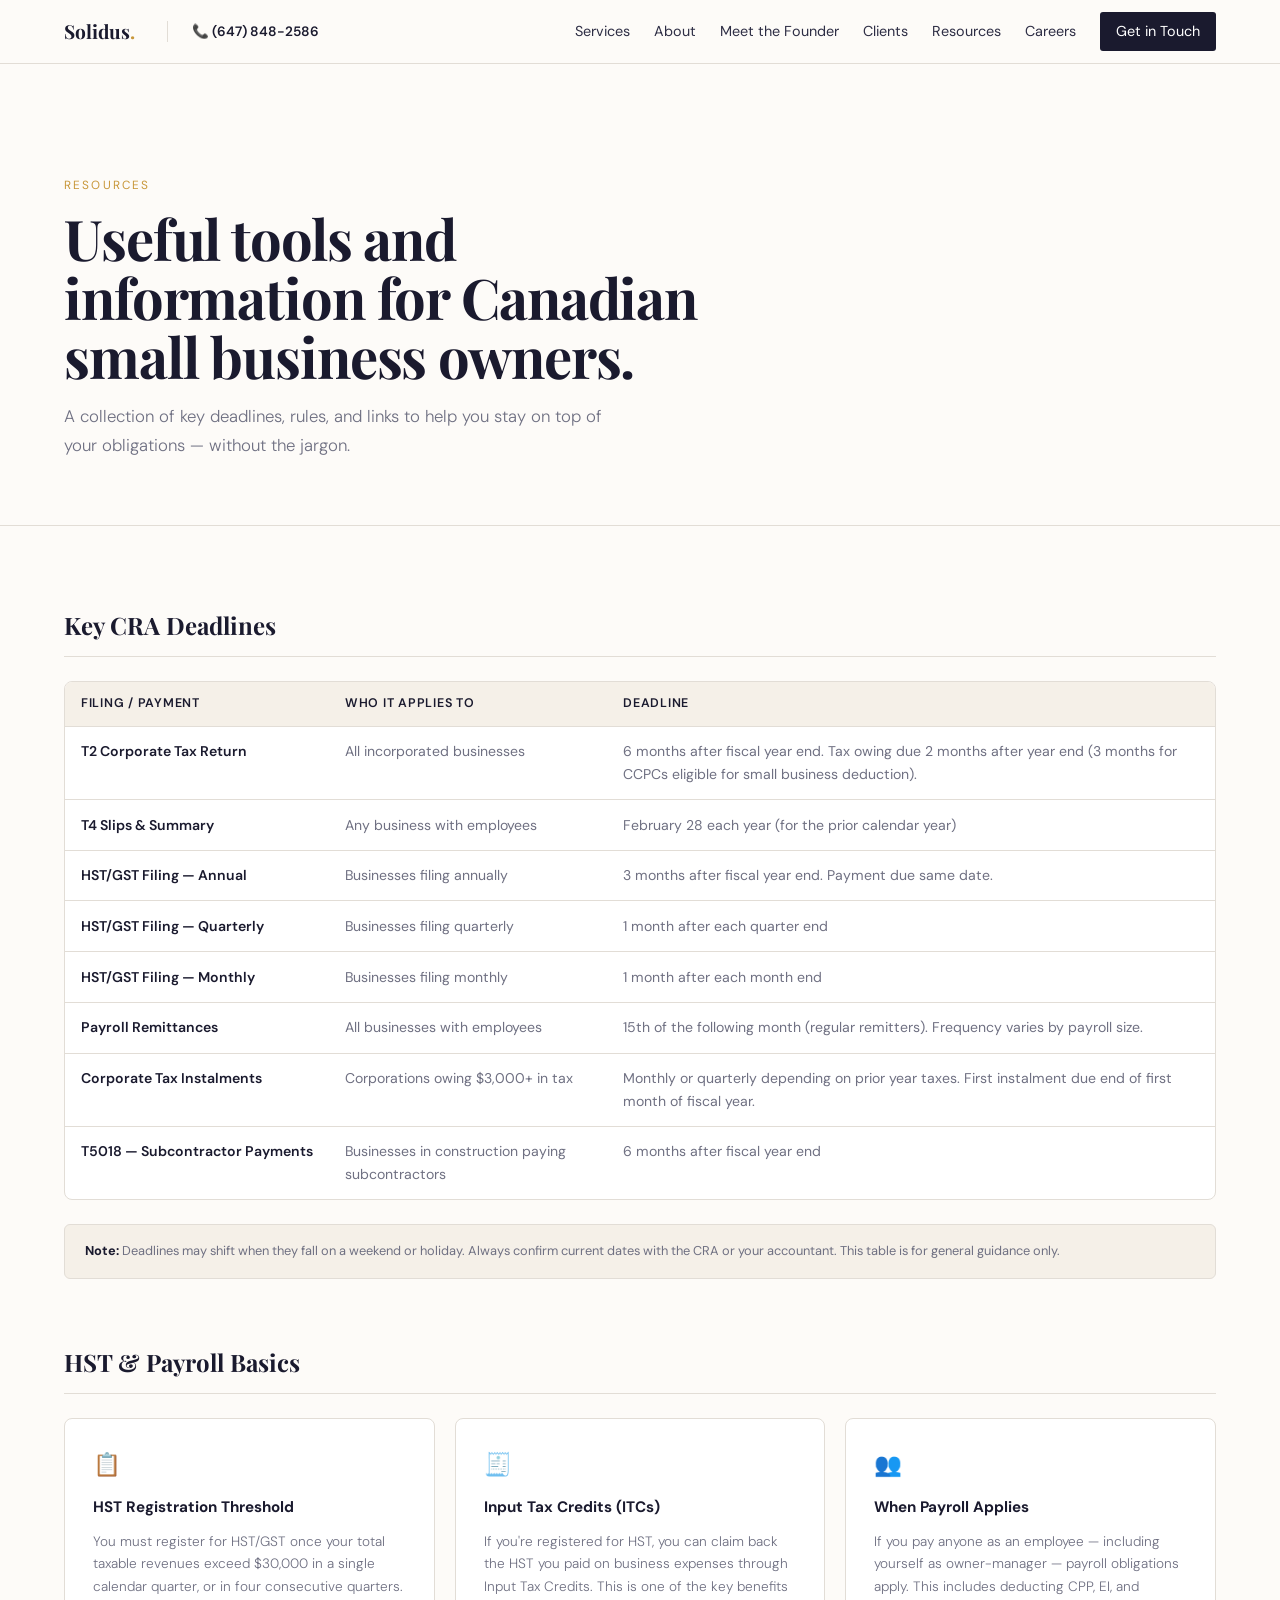
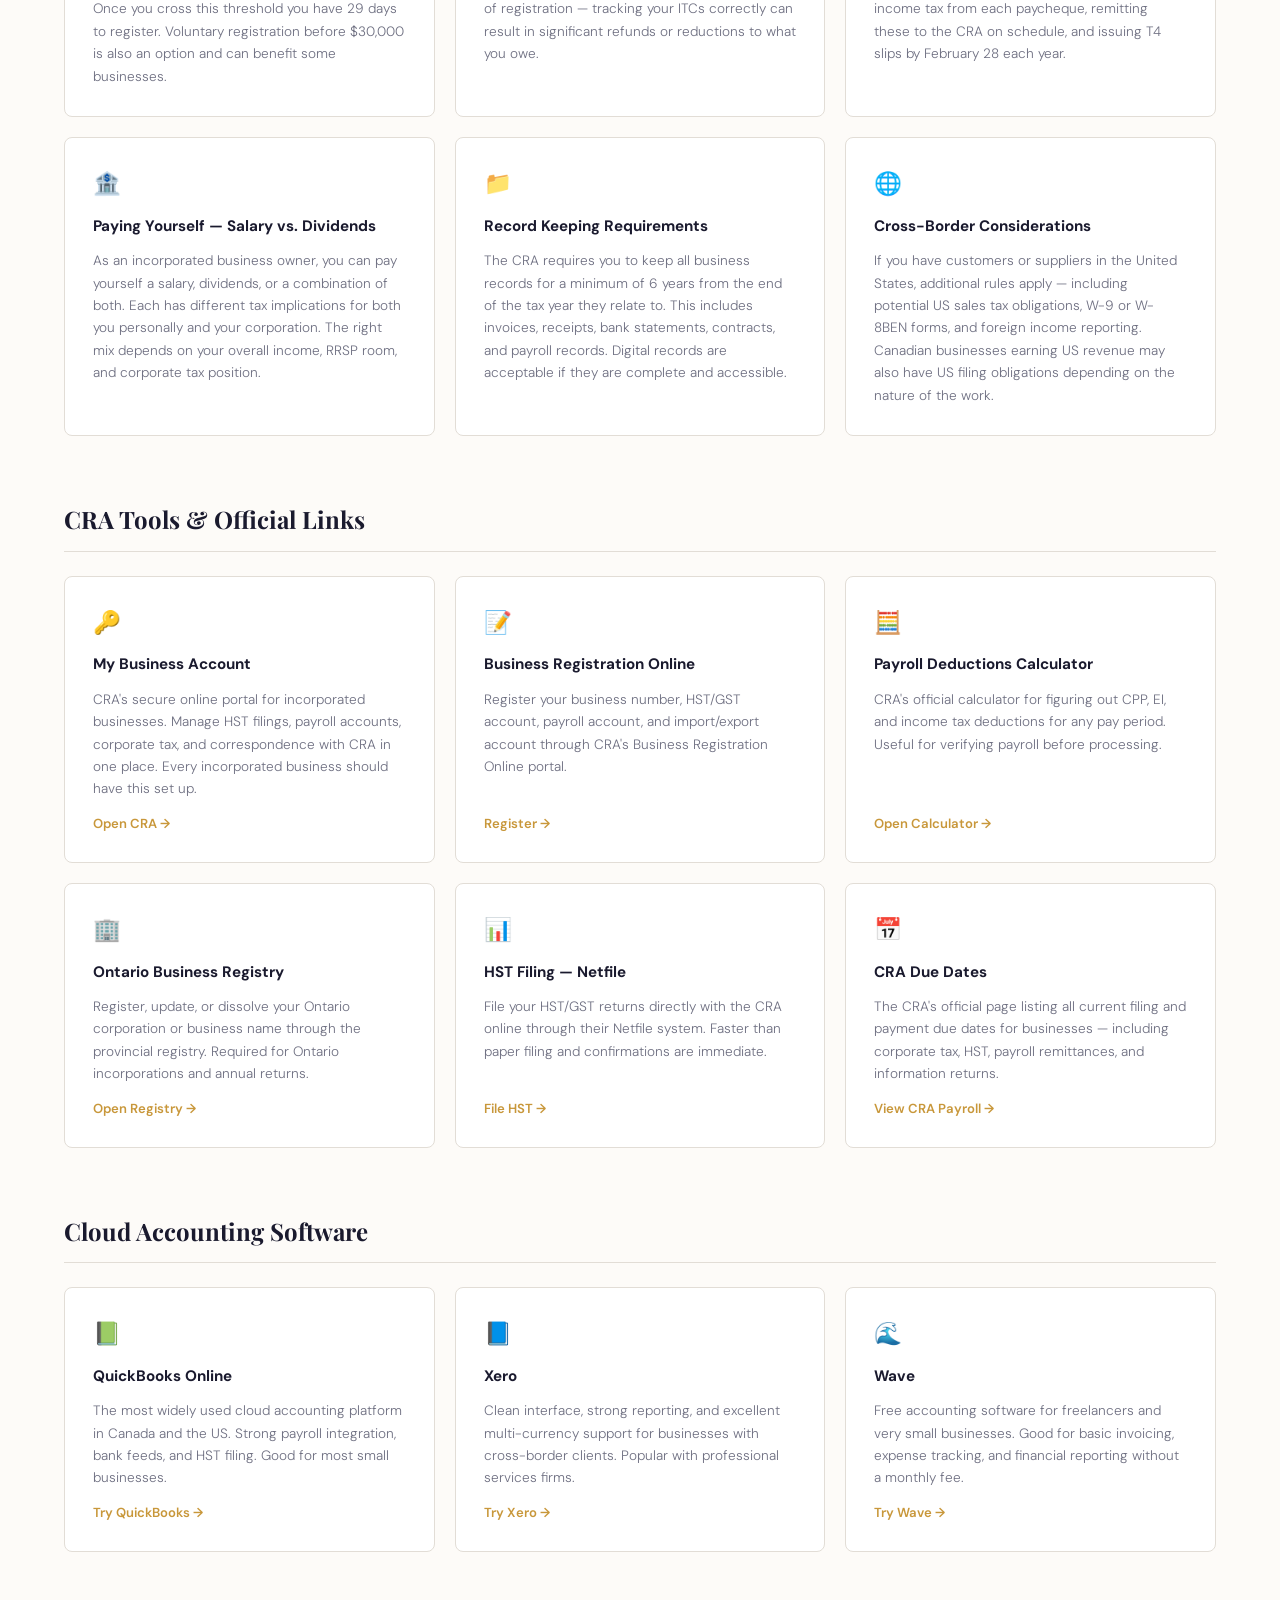
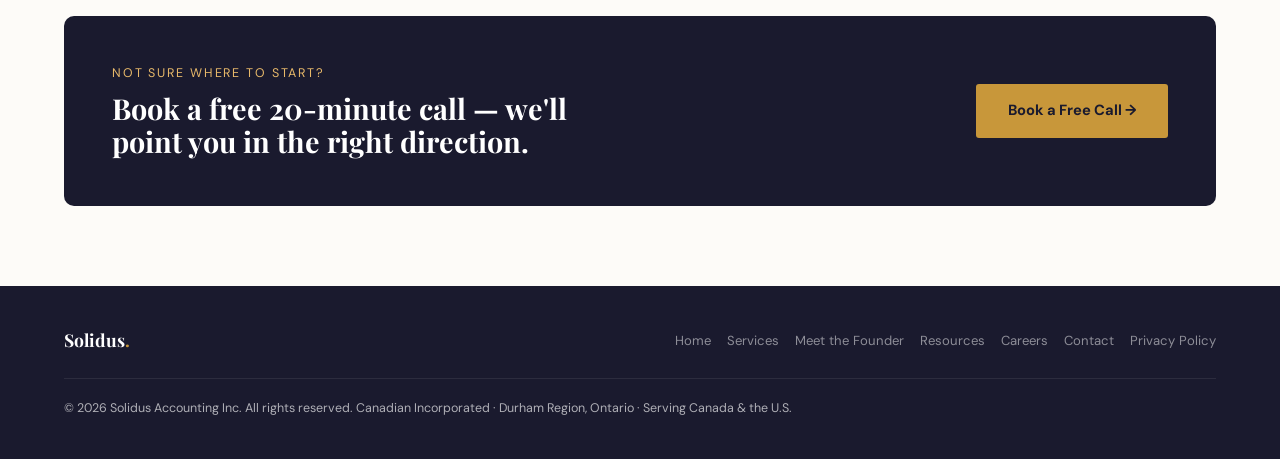
<file: resources.html>
<!DOCTYPE html>
<html lang="en">
<head>
  <meta charset="UTF-8" />
  <meta name="viewport" content="width=device-width, initial-scale=1.0" />
  <title>Resources for Small Business Owners | Solidus Accounting</title>
  <meta name="description" content="Free resources for Canadian small business owners — CRA deadlines, HST registration rules, payroll basics, useful tools and links." />
  <link rel="canonical" href="https://www.solidusaccounting.com/resources.html" />
  <link rel="icon" type="image/svg+xml" href="data:image/svg+xml,<svg xmlns='http://www.w3.org/2000/svg' viewBox='0 0 100 100'><rect width='100' height='100' rx='12' fill='%231a1a2e'/><text y='.9em' font-size='72' x='50%' dominant-baseline='middle' text-anchor='middle' font-family='serif' fill='%23c8973a'>S</text></svg>" />
  <meta property="og:title" content="Resources for Small Business Owners | Solidus Accounting" />
  <meta property="og:description" content="Free resources for Canadian small business owners — CRA deadlines, HST rules, payroll basics, and useful tools." />
  <meta property="og:url" content="https://www.solidusaccounting.com/resources.html" />
  <meta property="og:site_name" content="Solidus Accounting Inc." />

  <!-- Google Analytics 4 -->
  <script async src="https://www.googletagmanager.com/gtag/js?id=G-3WN8FC6KFJ"></script>
  <script>
    window.dataLayer = window.dataLayer || [];
    function gtag(){dataLayer.push(arguments);}
    gtag('js', new Date());
    gtag('config', 'G-3WN8FC6KFJ');
  </script>

  <link rel="preconnect" href="https://fonts.googleapis.com" />
  <link rel="preconnect" href="https://fonts.gstatic.com" crossorigin />
  <link href="https://fonts.googleapis.com/css2?family=Playfair+Display:wght@700;900&family=DM+Sans:wght@300;400;500;700&display=swap" rel="stylesheet" />

  <style>
    :root {
      --ink: #1a1a2e; --slate: #2d2d44;
      --gold: #c8973a; --gold-light: #e8b96a;
      --cream: #f9f5ef; --warm-white: #fdfbf8;
      --muted: #6f7082; --border: #e2ddd6; --panel: #f5f0e8;
    }
    * { box-sizing: border-box; margin: 0; padding: 0; }
    body { font-family: 'DM Sans', sans-serif; background: var(--warm-white); color: var(--ink); line-height: 1.6; }

    /* NAV */
    nav {
      position: sticky; top: 0; z-index: 100;
      display: flex; justify-content: space-between; align-items: center;
      padding: 0 5vw; height: 64px;
      background: rgba(253,251,248,0.97); backdrop-filter: blur(10px);
      border-bottom: 1px solid var(--border);
    }
    .nav-left { display: flex; align-items: center; gap: 2rem; }
    .logo { font-family: 'Playfair Display', serif; font-size: 1.2rem; font-weight: 700; text-decoration: none; color: var(--ink); }
    .logo span { color: var(--gold); }
    .nav-phone { font-size: 0.85rem; font-weight: 600; color: var(--ink); text-decoration: none; border-left: 1px solid var(--border); padding-left: 1.5rem; }
    .nav-phone:hover { color: var(--gold); }
    .links { display: flex; gap: 1.5rem; font-size: 0.9rem; align-items: center; }
    .links a { color: var(--slate); text-decoration: none; white-space: nowrap; }
    .links a:last-child { background: var(--ink); color: white; padding: 0.5rem 1rem; border-radius: 3px; }
    .hamburger { display: none; flex-direction: column; gap: 5px; background: none; border: none; cursor: pointer; padding: 4px; }
    .hamburger span { display: block; width: 24px; height: 2px; background: var(--ink); border-radius: 2px; transition: all 0.3s; }
    .hamburger.open span:nth-child(1) { transform: rotate(45deg) translate(5px, 5px); }
    .hamburger.open span:nth-child(2) { opacity: 0; }
    .hamburger.open span:nth-child(3) { transform: rotate(-45deg) translate(5px, -5px); }
    .mobile-menu { display: none; position: fixed; top: 64px; left: 0; right: 0; background: var(--warm-white); border-bottom: 1px solid var(--border); padding: 1.5rem 5vw; z-index: 99; flex-direction: column; gap: 0; box-shadow: 0 8px 24px rgba(26,26,46,0.08); }
    .mobile-menu.open { display: flex; }
    .mobile-menu a { color: var(--slate); text-decoration: none; font-size: 1rem; padding: 0.85rem 0; border-bottom: 1px solid var(--border); }
    .mobile-menu a:last-child { border-bottom: none; color: var(--gold); font-weight: 700; margin-top: 0.5rem; }

    /* PAGE */
    .page-hero { padding: 7rem 5vw 4rem; border-bottom: 1px solid var(--border); }
    .page-label { color: var(--gold); text-transform: uppercase; letter-spacing: 0.18em; font-size: 0.74rem; margin-bottom: 0.9rem; }
    h1 { font-family: 'Playfair Display', serif; font-size: clamp(2.2rem, 5vw, 3.5rem); line-height: 1.05; letter-spacing: -0.02em; margin-bottom: 1rem; max-width: 680px; }
    .hero-sub { font-size: 1.05rem; color: var(--muted); max-width: 560px; line-height: 1.75; font-weight: 300; }

    /* RESOURCES GRID */
    .resources-body { padding: 5rem 5vw; }
    .resources-section { margin-bottom: 4rem; }
    .resources-section-title { font-family: 'Playfair Display', serif; font-size: 1.5rem; color: var(--ink); margin-bottom: 1.5rem; padding-bottom: 0.75rem; border-bottom: 1px solid var(--border); }
    .cards-grid { display: grid; grid-template-columns: repeat(3, 1fr); gap: 1.25rem; }
    .resource-card { background: white; border: 1px solid var(--border); border-radius: 8px; padding: 1.75rem; display: flex; flex-direction: column; gap: 0.75rem; transition: box-shadow 0.2s; }
    .resource-card:hover { box-shadow: 0 8px 24px rgba(26,26,46,0.08); }
    .resource-card.highlight { background: var(--ink); border-color: var(--ink); }
    .resource-card.highlight h3 { color: white; }
    .resource-card.highlight p { color: rgba(255,255,255,0.6); }
    .resource-icon { font-size: 1.4rem; }
    .resource-card h3 { font-family: 'DM Sans', sans-serif; font-size: 0.95rem; font-weight: 700; color: var(--ink); }
    .resource-card p { font-size: 0.85rem; color: var(--muted); line-height: 1.65; font-weight: 300; flex: 1; }
    .resource-link { display: inline-flex; align-items: center; gap: 0.35rem; font-size: 0.82rem; font-weight: 600; color: var(--gold); text-decoration: none; margin-top: auto; }
    .resource-link:hover { color: var(--ink); }
    .resource-link.white { color: var(--gold-light); }
    .resource-link.white:hover { color: white; }

    /* DEADLINES TABLE */
    .deadlines-table { width: 100%; border-collapse: collapse; font-size: 0.88rem; }
    .deadlines-table th { text-align: left; padding: 0.75rem 1rem; background: var(--panel); color: var(--ink); font-weight: 600; font-size: 0.78rem; text-transform: uppercase; letter-spacing: 0.06em; border-bottom: 1px solid var(--border); }
    .deadlines-table td { padding: 0.85rem 1rem; border-bottom: 1px solid var(--border); color: var(--muted); vertical-align: top; }
    .deadlines-table td:first-child { font-weight: 600; color: var(--ink); white-space: nowrap; }
    .deadlines-table tr:last-child td { border-bottom: none; }
    .deadlines-table tr:hover td { background: var(--cream); }
    .table-wrap { background: white; border: 1px solid var(--border); border-radius: 8px; overflow: hidden; }

    /* DISCLAIMER */
    .disclaimer { background: var(--panel); border: 1px solid var(--border); border-radius: 6px; padding: 1rem 1.25rem; font-size: 0.8rem; color: var(--muted); line-height: 1.6; margin-top: 1.5rem; }
    .disclaimer strong { color: var(--ink); }

    /* FOOTER */
    footer { background: var(--ink); color: rgba(255,255,255,0.65); padding: 2.5rem 5vw; display: flex; justify-content: space-between; gap: 1rem; flex-wrap: wrap; align-items: center; }
    .footer-logo { font-family: 'Playfair Display', serif; font-size: 1.1rem; color: white; font-weight: 700; }
    .footer-logo span { color: var(--gold); }
    .footer-links { display: flex; gap: 1rem; flex-wrap: wrap; }
    .footer-links a { color: rgba(255,255,255,0.5); text-decoration: none; font-size: 0.82rem; }
    .footer-links a:hover { color: var(--gold-light); }
    .footer-copy { width: 100%; font-size: 0.78rem; padding-top: 1.25rem; border-top: 1px solid rgba(255,255,255,0.08); margin-top: 0.5rem; }

    @media (max-width: 768px) {
      .cards-grid { grid-template-columns: 1fr; }
      .links { display: none; }
      .nav-phone { display: none; }
      .hamburger { display: flex; }
      .deadlines-table { font-size: 0.82rem; }
    }
    @media (max-width: 980px) {
      .cards-grid { grid-template-columns: repeat(2, 1fr); }
    }
  </style>
</head>
<body>

<nav>
  <div class="nav-left">
    <a href="index.html" class="logo">Solidus<span>.</span></a>
    <a href="tel:+16478482586" class="nav-phone">📞 (647) 848-2586</a>
  </div>
  <div class="links">
    <a href="index.html#services">Services</a>
    <a href="index.html#about">About</a>
    <a href="index.html#founder">Meet the Founder</a>
    <a href="index.html#testimonials">Clients</a>
    <a href="resources.html">Resources</a>
    <a href="careers.html">Careers</a>
    <a href="index.html#contact">Get in Touch</a>
  </div>
  <button class="hamburger" id="hamburger" aria-label="Open menu">
    <span></span><span></span><span></span>
  </button>
</nav>

<div class="mobile-menu" id="mobileMenu">
  <a href="index.html#services">Services</a>
  <a href="index.html#about">About</a>
  <a href="index.html#founder">Meet the Founder</a>
  <a href="index.html#testimonials">Clients</a>
  <a href="resources.html">Resources</a>
  <a href="careers.html">Careers</a>
  <a href="index.html#contact">Get in Touch →</a>
</div>

<div class="page-hero">
  <p class="page-label">Resources</p>
  <h1>Useful tools and information for Canadian small business owners.</h1>
  <p class="hero-sub">A collection of key deadlines, rules, and links to help you stay on top of your obligations — without the jargon.</p>
</div>

<div class="resources-body">

  <!-- CRA KEY DEADLINES -->
  <div class="resources-section">
    <h2 class="resources-section-title">Key CRA Deadlines</h2>
    <div class="table-wrap">
      <table class="deadlines-table">
        <thead>
          <tr>
            <th>Filing / Payment</th>
            <th>Who It Applies To</th>
            <th>Deadline</th>
          </tr>
        </thead>
        <tbody>
          <tr>
            <td>T2 Corporate Tax Return</td>
            <td>All incorporated businesses</td>
            <td>6 months after fiscal year end. Tax owing due 2 months after year end (3 months for CCPCs eligible for small business deduction).</td>
          </tr>
          <tr>
            <td>T4 Slips & Summary</td>
            <td>Any business with employees</td>
            <td>February 28 each year (for the prior calendar year)</td>
          </tr>
          <tr>
            <td>HST/GST Filing — Annual</td>
            <td>Businesses filing annually</td>
            <td>3 months after fiscal year end. Payment due same date.</td>
          </tr>
          <tr>
            <td>HST/GST Filing — Quarterly</td>
            <td>Businesses filing quarterly</td>
            <td>1 month after each quarter end</td>
          </tr>
          <tr>
            <td>HST/GST Filing — Monthly</td>
            <td>Businesses filing monthly</td>
            <td>1 month after each month end</td>
          </tr>
          <tr>
            <td>Payroll Remittances</td>
            <td>All businesses with employees</td>
            <td>15th of the following month (regular remitters). Frequency varies by payroll size.</td>
          </tr>
          <tr>
            <td>Corporate Tax Instalments</td>
            <td>Corporations owing $3,000+ in tax</td>
            <td>Monthly or quarterly depending on prior year taxes. First instalment due end of first month of fiscal year.</td>
          </tr>
          <tr>
            <td>T5018 — Subcontractor Payments</td>
            <td>Businesses in construction paying subcontractors</td>
            <td>6 months after fiscal year end</td>
          </tr>
        </tbody>
      </table>
    </div>
    <p class="disclaimer"><strong>Note:</strong> Deadlines may shift when they fall on a weekend or holiday. Always confirm current dates with the CRA or your accountant. This table is for general guidance only.</p>
  </div>

  <!-- HST & PAYROLL BASICS -->
  <div class="resources-section">
    <h2 class="resources-section-title">HST & Payroll Basics</h2>
    <div class="cards-grid">
      <div class="resource-card">
        <div class="resource-icon">📋</div>
        <h3>HST Registration Threshold</h3>
        <p>You must register for HST/GST once your total taxable revenues exceed $30,000 in a single calendar quarter, or in four consecutive quarters. Once you cross this threshold you have 29 days to register. Voluntary registration before $30,000 is also an option and can benefit some businesses.</p>
      </div>
      <div class="resource-card">
        <div class="resource-icon">🧾</div>
        <h3>Input Tax Credits (ITCs)</h3>
        <p>If you're registered for HST, you can claim back the HST you paid on business expenses through Input Tax Credits. This is one of the key benefits of registration — tracking your ITCs correctly can result in significant refunds or reductions to what you owe.</p>
      </div>
      <div class="resource-card">
        <div class="resource-icon">👥</div>
        <h3>When Payroll Applies</h3>
        <p>If you pay anyone as an employee — including yourself as owner-manager — payroll obligations apply. This includes deducting CPP, EI, and income tax from each paycheque, remitting these to the CRA on schedule, and issuing T4 slips by February 28 each year.</p>
      </div>
      <div class="resource-card">
        <div class="resource-icon">🏦</div>
        <h3>Paying Yourself — Salary vs. Dividends</h3>
        <p>As an incorporated business owner, you can pay yourself a salary, dividends, or a combination of both. Each has different tax implications for both you personally and your corporation. The right mix depends on your overall income, RRSP room, and corporate tax position.</p>
      </div>
      <div class="resource-card">
        <div class="resource-icon">📁</div>
        <h3>Record Keeping Requirements</h3>
        <p>The CRA requires you to keep all business records for a minimum of 6 years from the end of the tax year they relate to. This includes invoices, receipts, bank statements, contracts, and payroll records. Digital records are acceptable if they are complete and accessible.</p>
      </div>
      <div class="resource-card">
        <div class="resource-icon">🌐</div>
        <h3>Cross-Border Considerations</h3>
        <p>If you have customers or suppliers in the United States, additional rules apply — including potential US sales tax obligations, W-9 or W-8BEN forms, and foreign income reporting. Canadian businesses earning US revenue may also have US filing obligations depending on the nature of the work.</p>
      </div>
    </div>
  </div>

  <!-- CRA TOOLS & LINKS -->
  <div class="resources-section">
    <h2 class="resources-section-title">CRA Tools & Official Links</h2>
    <div class="cards-grid">
      <div class="resource-card">
        <div class="resource-icon">🔑</div>
        <h3>My Business Account</h3>
        <p>CRA's secure online portal for incorporated businesses. Manage HST filings, payroll accounts, corporate tax, and correspondence with CRA in one place. Every incorporated business should have this set up.</p>
        <a href="https://www.canada.ca/en/revenue-agency/services/e-services/digital-services-businesses/business-account.html" target="_blank" rel="noopener" class="resource-link">Open CRA →</a>
      </div>
      <div class="resource-card">
        <div class="resource-icon">📝</div>
        <h3>Business Registration Online</h3>
        <p>Register your business number, HST/GST account, payroll account, and import/export account through CRA's Business Registration Online portal.</p>
        <a href="https://www.canada.ca/en/revenue-agency/services/tax/businesses/topics/registering-your-business/register.html" target="_blank" rel="noopener" class="resource-link">Register →</a>
      </div>
      <div class="resource-card">
        <div class="resource-icon">🧮</div>
        <h3>Payroll Deductions Calculator</h3>
        <p>CRA's official calculator for figuring out CPP, EI, and income tax deductions for any pay period. Useful for verifying payroll before processing.</p>
        <a href="https://www.canada.ca/en/revenue-agency/services/e-services/digital-services-businesses/payroll-deductions-online-calculator.html" target="_blank" rel="noopener" class="resource-link">Open Calculator →</a>
      </div>
      <div class="resource-card">
        <div class="resource-icon">🏢</div>
        <h3>Ontario Business Registry</h3>
        <p>Register, update, or dissolve your Ontario corporation or business name through the provincial registry. Required for Ontario incorporations and annual returns.</p>
        <a href="https://www.ontario.ca/page/ontario-business-registry" target="_blank" rel="noopener" class="resource-link">Open Registry →</a>
      </div>
      <div class="resource-card">
        <div class="resource-icon">📊</div>
        <h3>HST Filing — Netfile</h3>
        <p>File your HST/GST returns directly with the CRA online through their Netfile system. Faster than paper filing and confirmations are immediate.</p>
        <a href="https://www.canada.ca/en/revenue-agency/services/e-services/digital-services-businesses/gst-hst-netfile.html" target="_blank" rel="noopener" class="resource-link">File HST →</a>
      </div>
      <div class="resource-card">
        <div class="resource-icon">📅</div>
        <h3>CRA Due Dates</h3>
        <p>The CRA's official page listing all current filing and payment due dates for businesses — including corporate tax, HST, payroll remittances, and information returns.</p>
        <a href="https://www.canada.ca/en/revenue-agency/services/tax/businesses/topics/payroll/calculating-deductions.html" target="_blank" rel="noopener" class="resource-link">View CRA Payroll →</a>
      </div>
    </div>
  </div>

  <!-- ACCOUNTING SOFTWARE -->
  <div class="resources-section">
    <h2 class="resources-section-title">Cloud Accounting Software</h2>
    <div class="cards-grid">
      <div class="resource-card">
        <div class="resource-icon">📗</div>
        <h3>QuickBooks Online</h3>
        <p>The most widely used cloud accounting platform in Canada and the US. Strong payroll integration, bank feeds, and HST filing. Good for most small businesses.</p>
        <a href="https://quickbooks.intuit.com/ca/" target="_blank" rel="noopener" class="resource-link">Try QuickBooks →</a>
      </div>
      <div class="resource-card">
        <div class="resource-icon">📘</div>
        <h3>Xero</h3>
        <p>Clean interface, strong reporting, and excellent multi-currency support for businesses with cross-border clients. Popular with professional services firms.</p>
        <a href="https://www.xero.com/ca/" target="_blank" rel="noopener" class="resource-link">Try Xero →</a>
      </div>
      <div class="resource-card">
        <div class="resource-icon">🌊</div>
        <h3>Wave</h3>
        <p>Free accounting software for freelancers and very small businesses. Good for basic invoicing, expense tracking, and financial reporting without a monthly fee.</p>
        <a href="https://www.waveapps.com/" target="_blank" rel="noopener" class="resource-link">Try Wave →</a>
      </div>
    </div>
  </div>

  <!-- CTA -->
  <div style="background: var(--ink); border-radius: 10px; padding: 3rem; display: flex; justify-content: space-between; align-items: center; flex-wrap: wrap; gap: 2rem;">
    <div>
      <p style="color: var(--gold-light); font-size: 0.78rem; text-transform: uppercase; letter-spacing: 0.15em; margin-bottom: 0.5rem;">Not sure where to start?</p>
      <h2 style="font-family: 'Playfair Display', serif; color: white; font-size: 1.8rem; line-height: 1.15; max-width: 480px;">Book a free 20-minute call — we'll point you in the right direction.</h2>
    </div>
    <a href="index.html#contact" style="background: var(--gold); color: var(--ink); padding: 0.95rem 2rem; border-radius: 3px; text-decoration: none; font-weight: 700; font-size: 0.92rem; white-space: nowrap; flex-shrink: 0;">Book a Free Call →</a>
  </div>

</div>

<footer>
  <div class="footer-logo">Solidus<span>.</span></div>
  <div class="footer-links">
    <a href="index.html">Home</a>
    <a href="index.html#services">Services</a>
    <a href="index.html#founder">Meet the Founder</a>
    <a href="resources.html">Resources</a>
    <a href="careers.html">Careers</a>
    <a href="index.html#contact">Contact</a>
    <a href="privacy.html" target="_blank">Privacy Policy</a>
  </div>
  <div class="footer-copy">© 2026 Solidus Accounting Inc. All rights reserved. Canadian Incorporated · Durham Region, Ontario · Serving Canada &amp; the U.S.</div>
</footer>

<script>
  const hamburger = document.getElementById('hamburger');
  const mobileMenu = document.getElementById('mobileMenu');
  hamburger.addEventListener('click', () => {
    hamburger.classList.toggle('open');
    mobileMenu.classList.toggle('open');
  });
</script>
</body>
</html>
</file>
<file: lead-form.css>
.lead-contact { padding: 3rem 5vw; max-width: 860px; scroll-margin-top: 6rem; }
.lead-contact p { margin: 1rem 0; line-height: 1.6; }
.lead-form { display: grid; gap: 1rem; margin-top: 1.5rem; }
.lead-form label { display: grid; gap: .45rem; font-weight: 500; }
.lead-form input, .lead-form textarea { width: 100%; box-sizing: border-box; padding: .85rem; border: 1px solid #777; border-radius: 4px; font: inherit; font-size: 16px; background: #fff; color: #222; }
.lead-form textarea { min-height: 100px; resize: vertical; }
.lead-form .lead-honeypot { display: none; }
.lead-form button { min-height: 48px; cursor: pointer; white-space: normal; }
.lead-form button:disabled { opacity: .65; cursor: wait; }
.lead-form :focus-visible { outline: 3px solid #987020; outline-offset: 3px; }
.lead-form [role="status"] { line-height: 1.6; }
.lead-form .lead-error { color: #a12020; }
</file>
